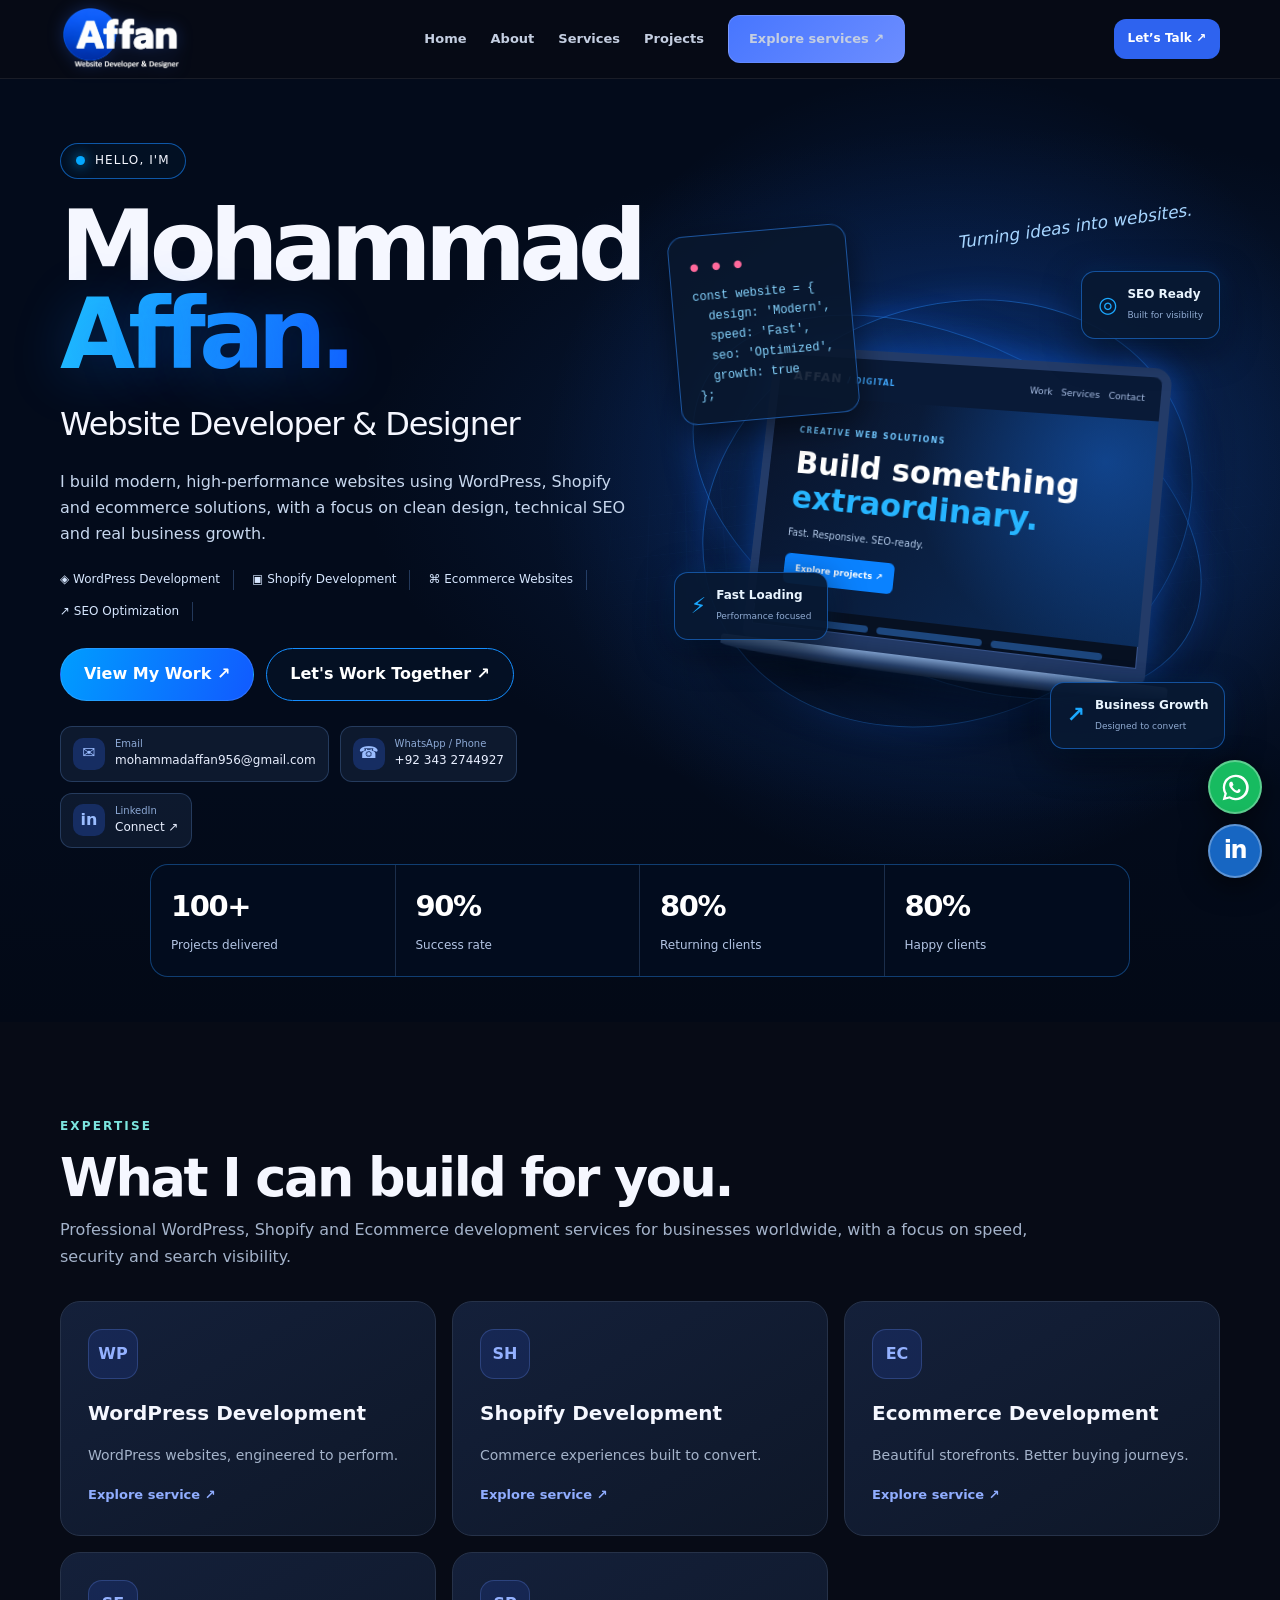
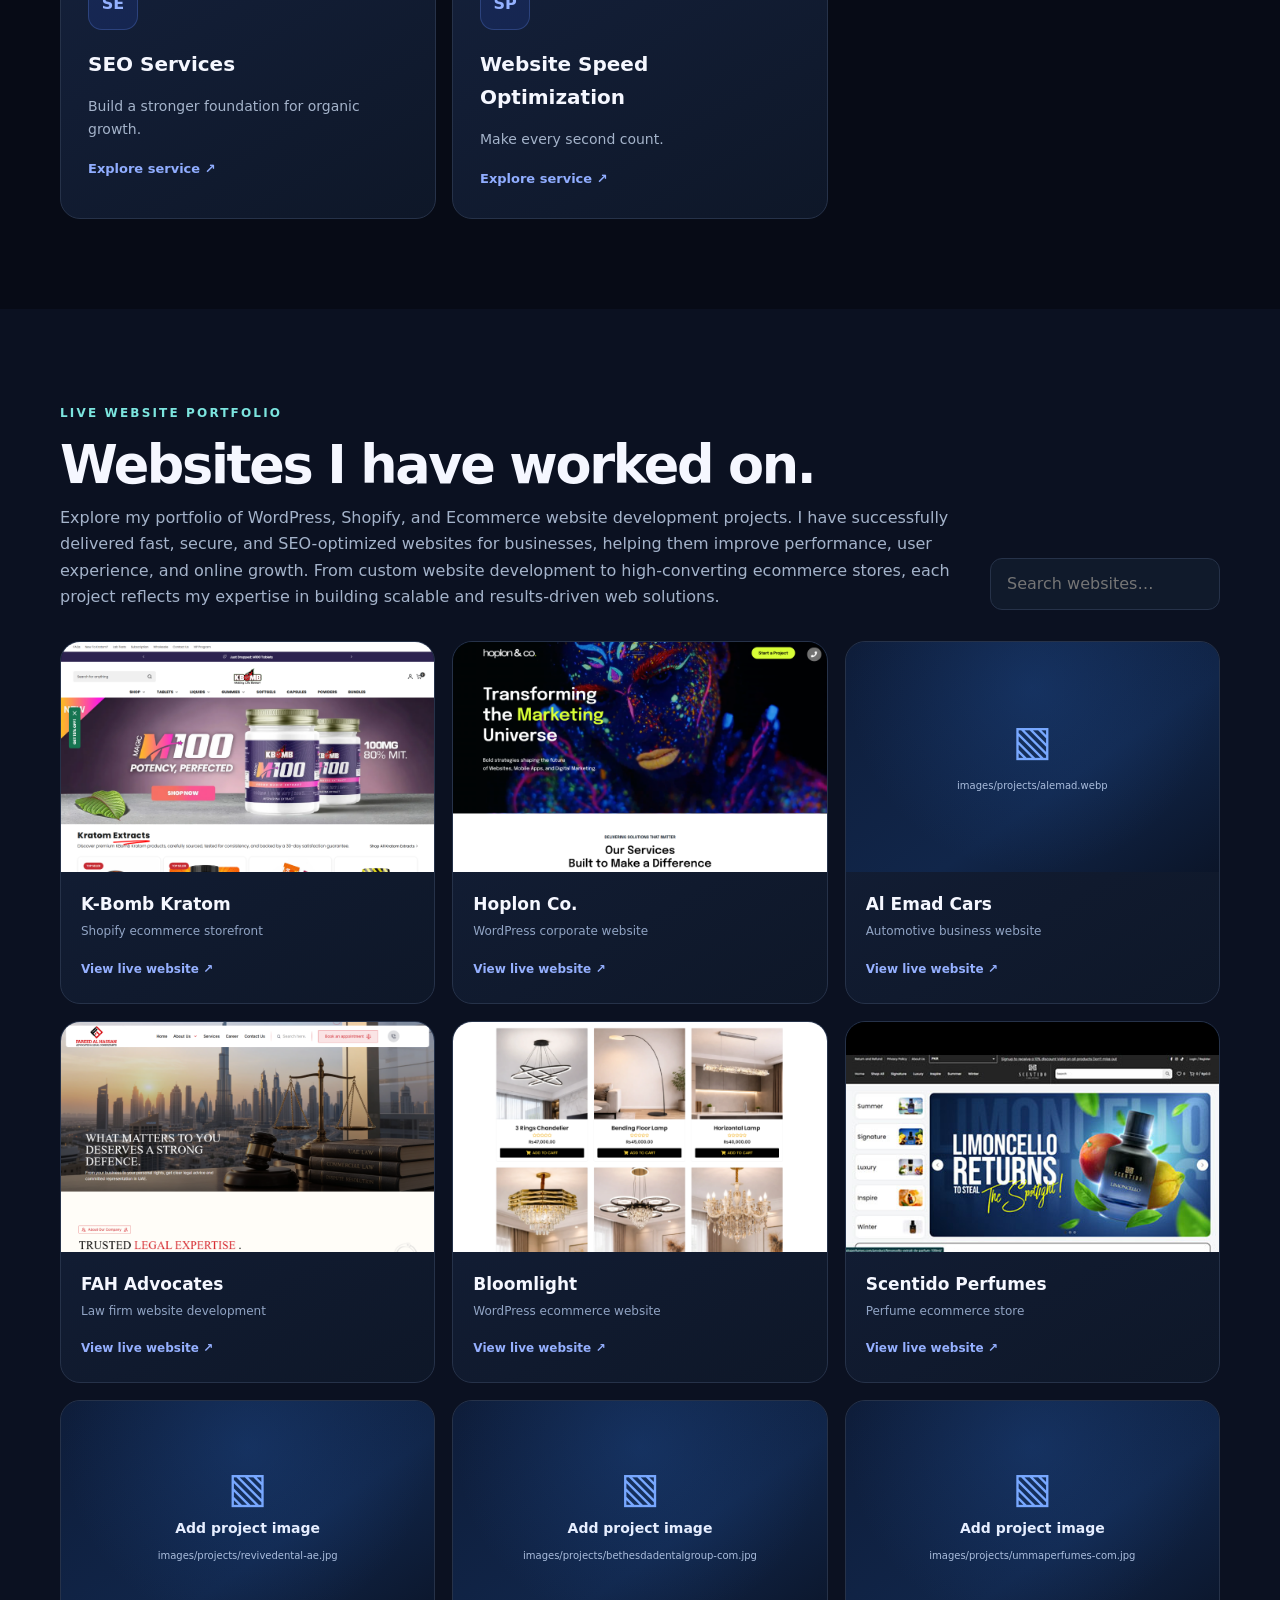
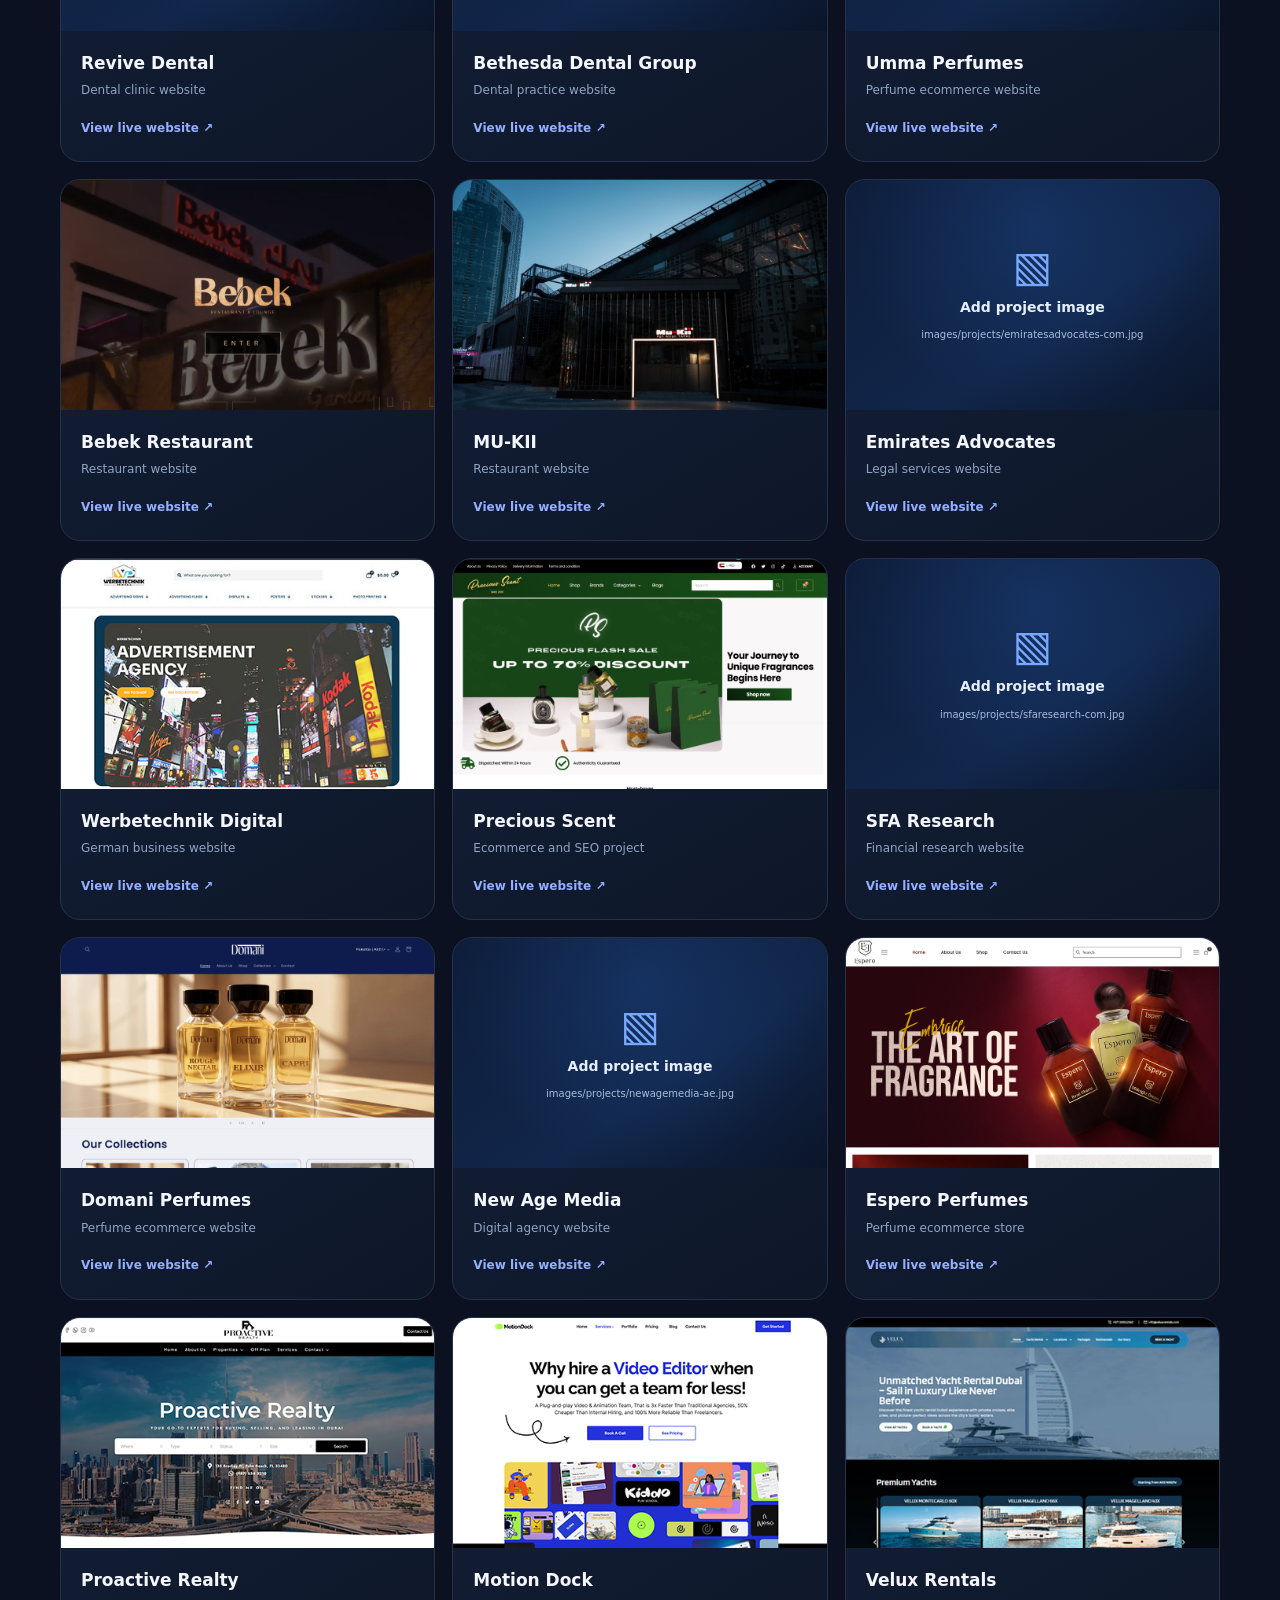
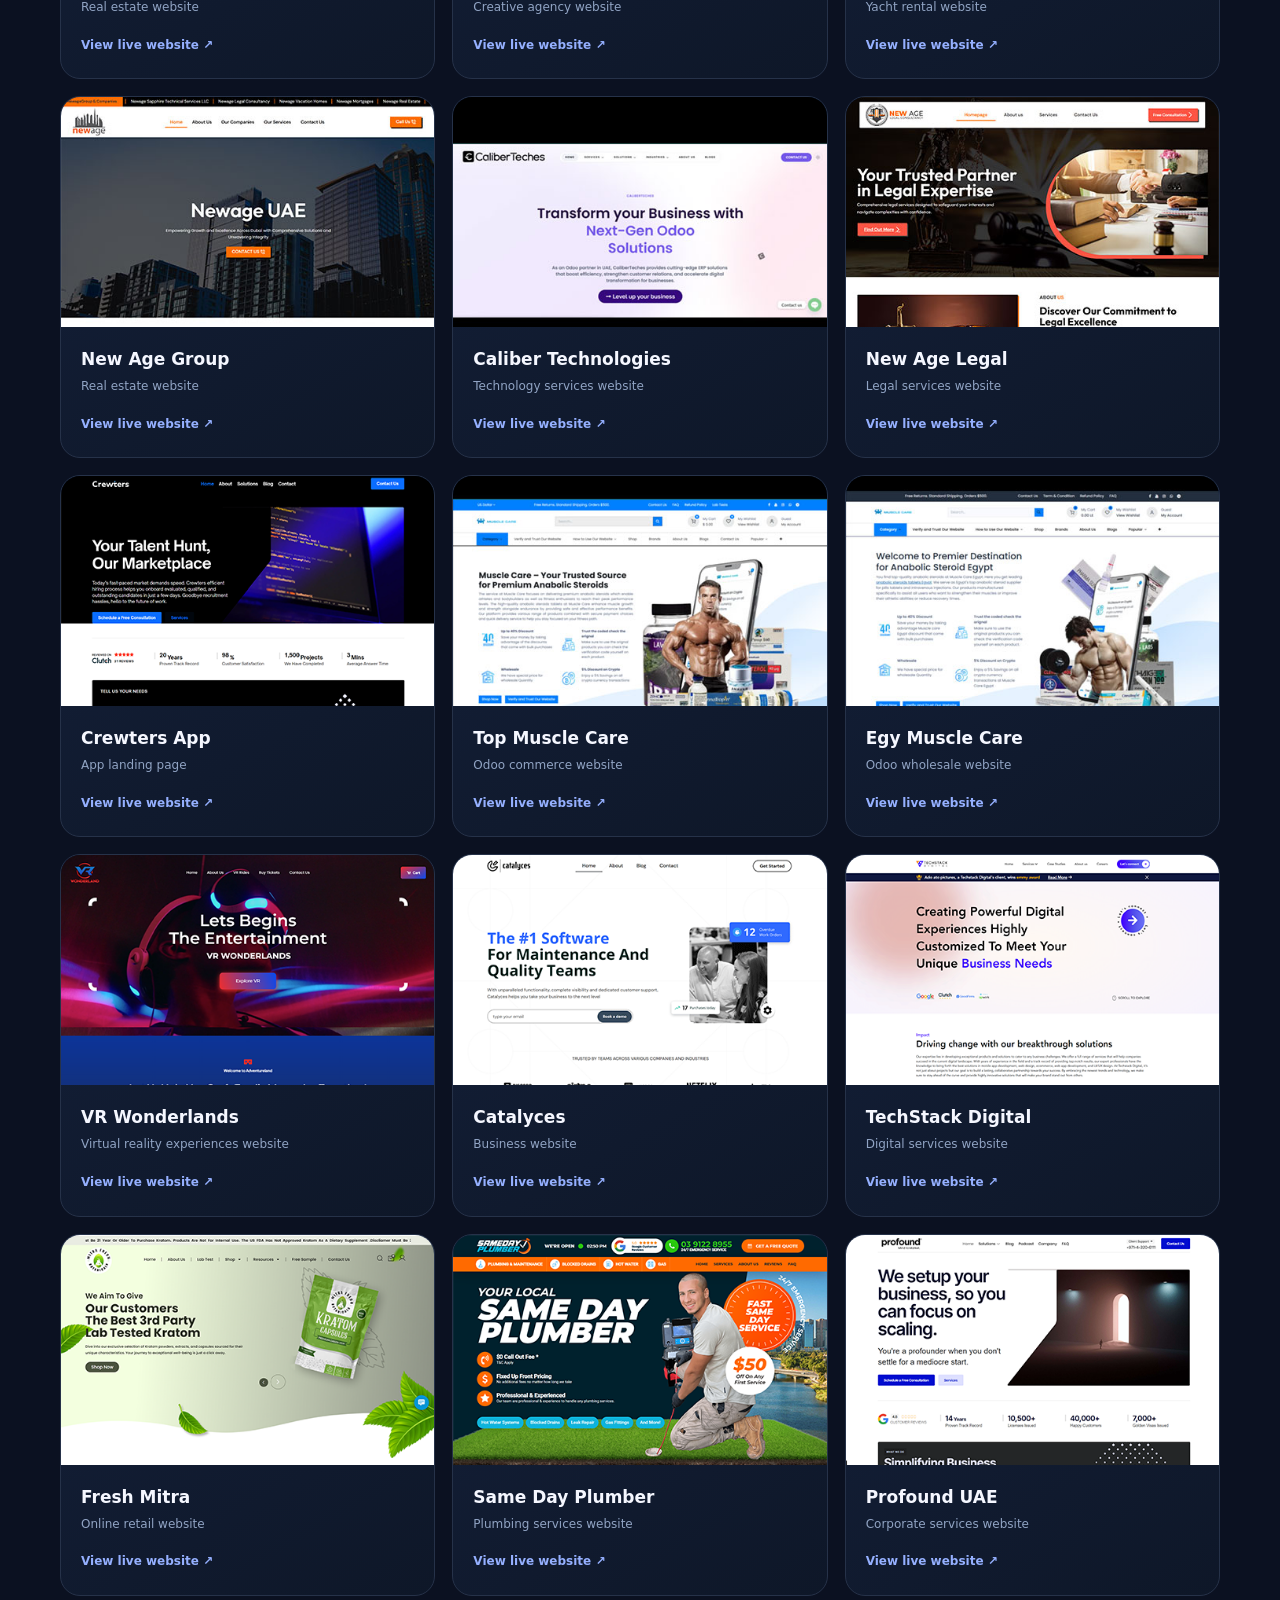
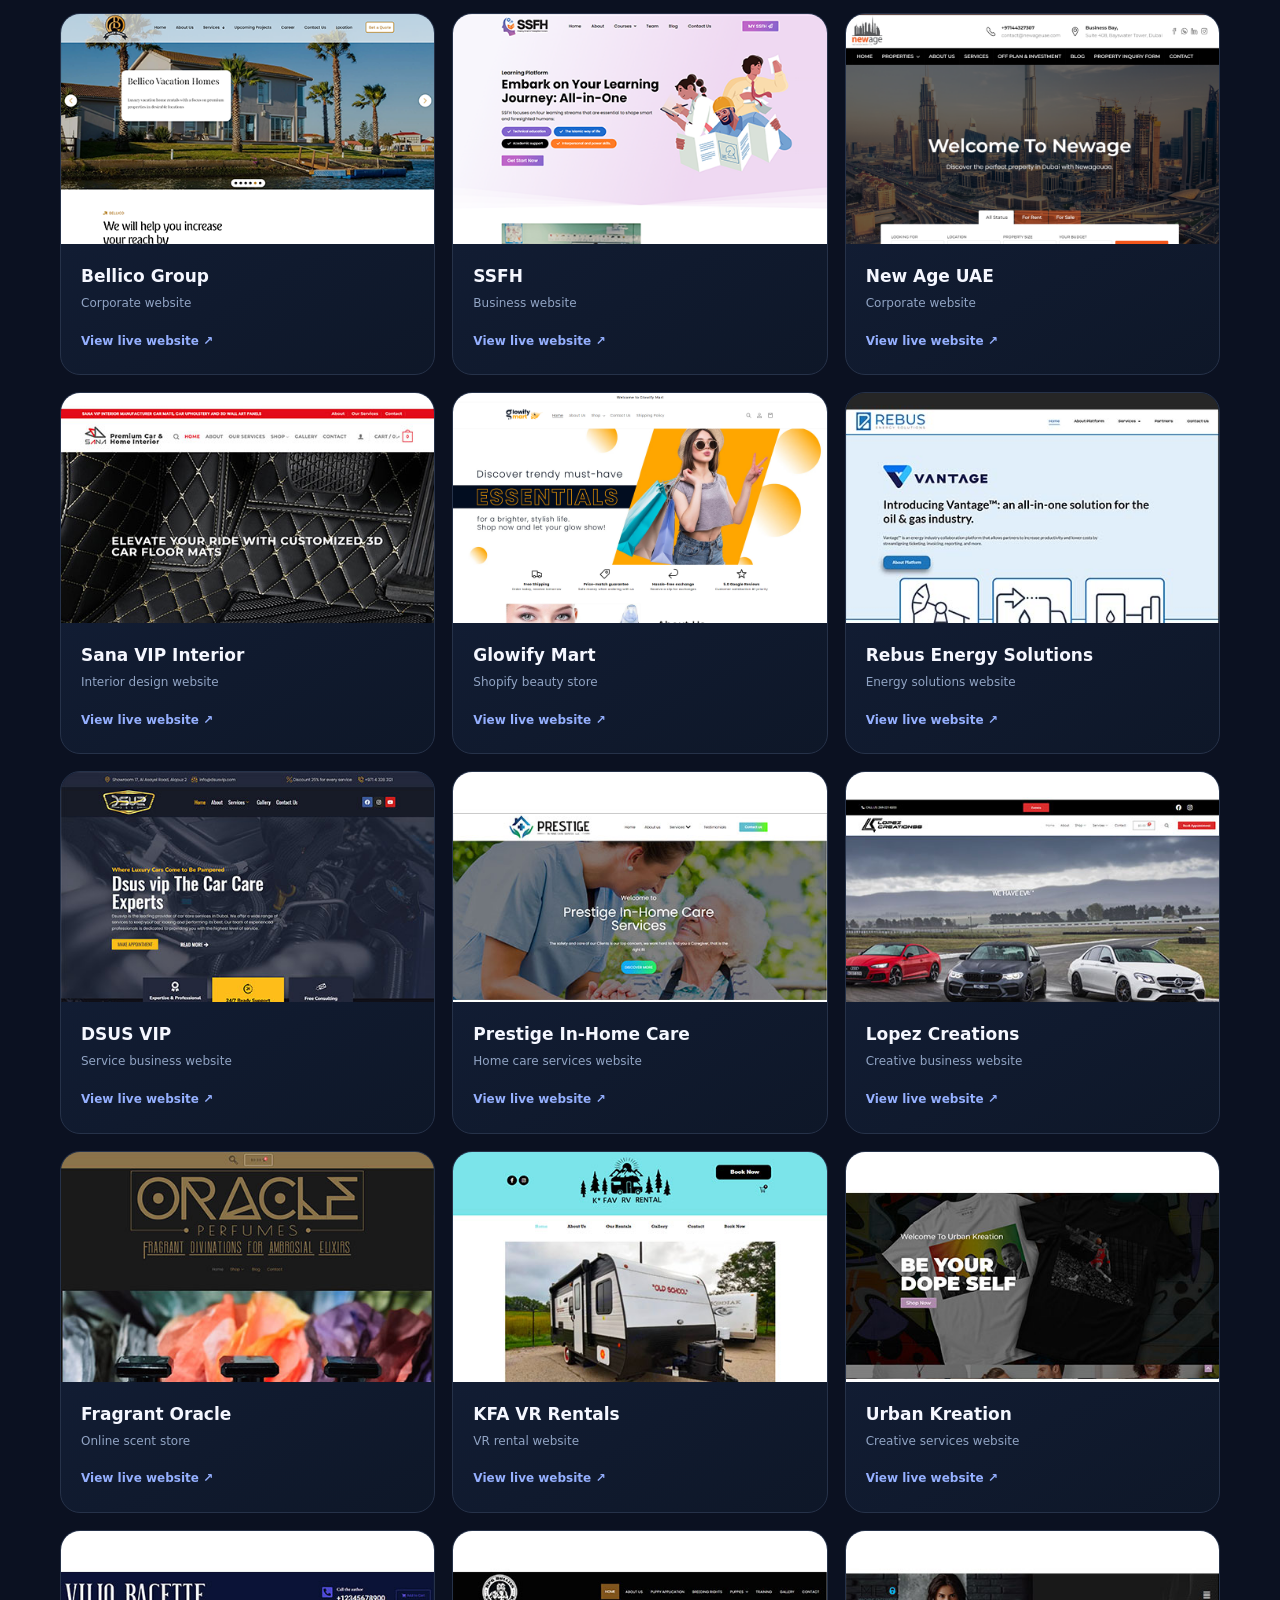
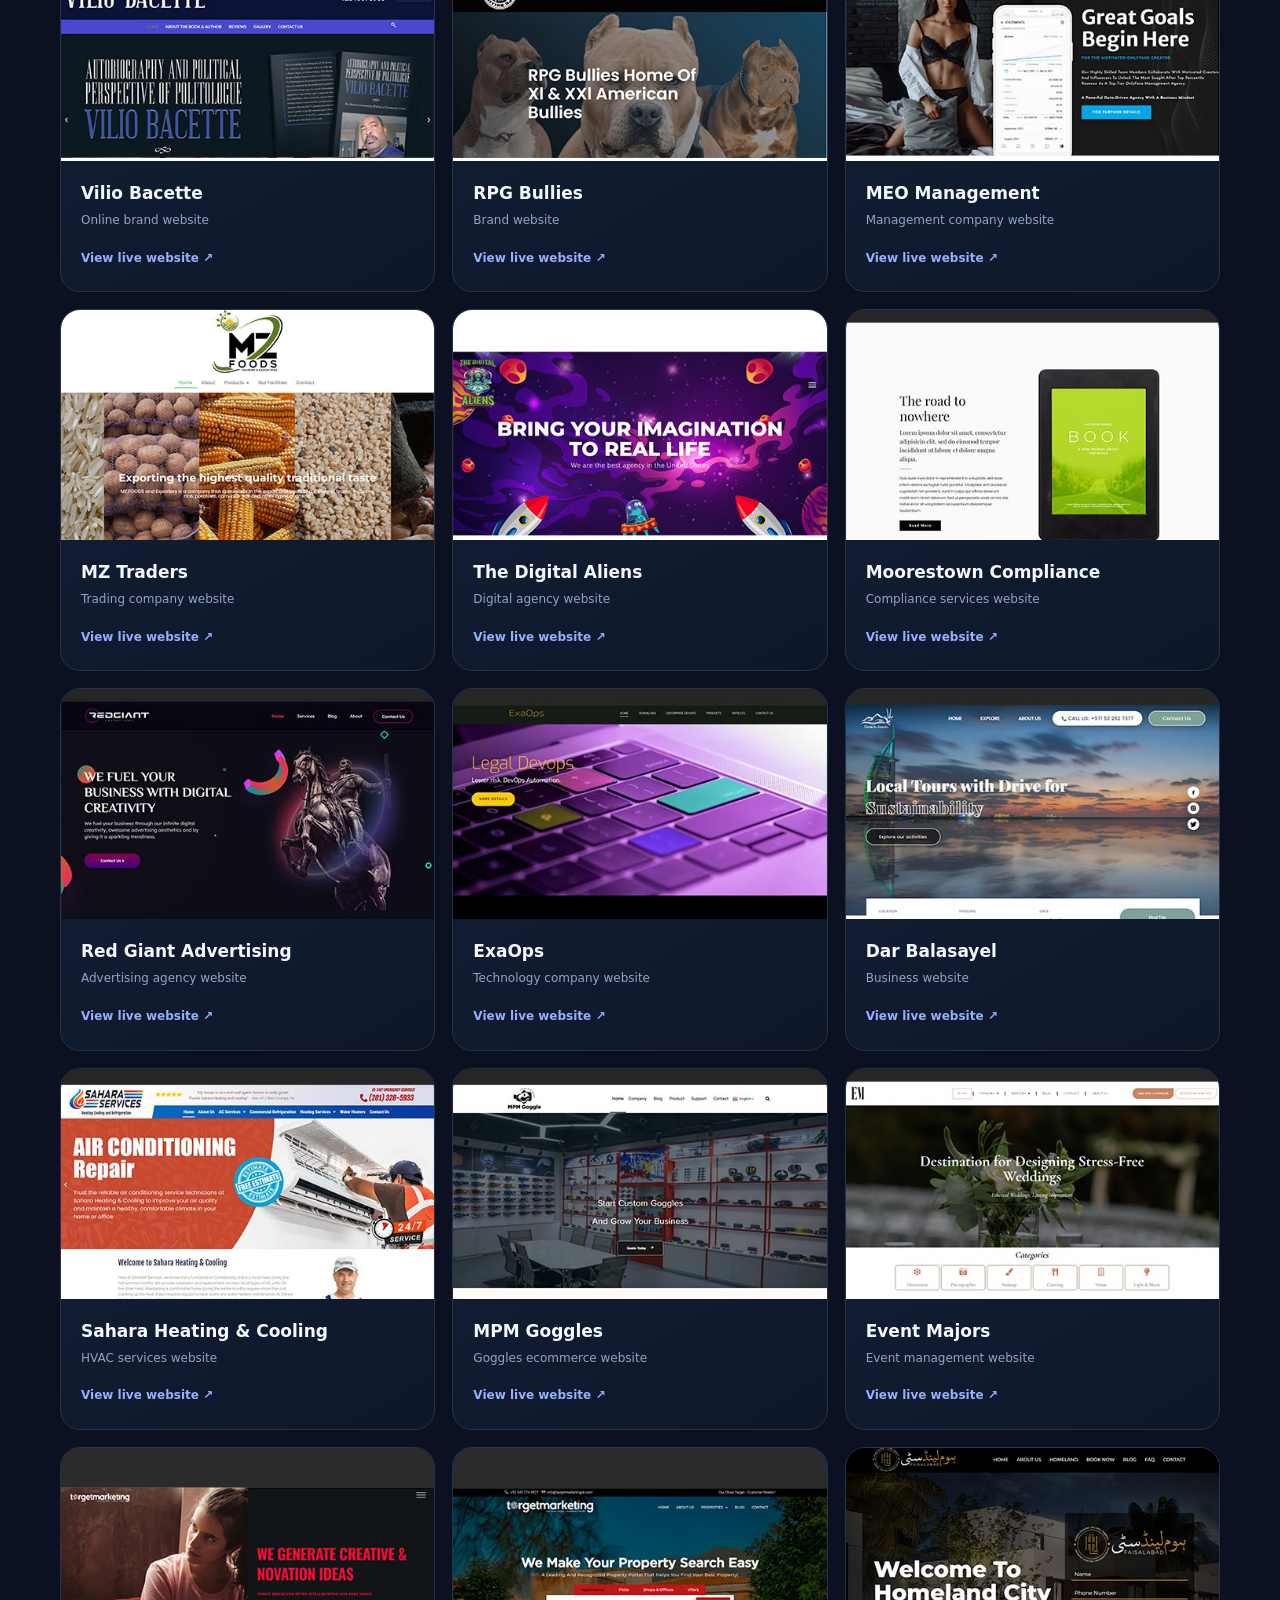
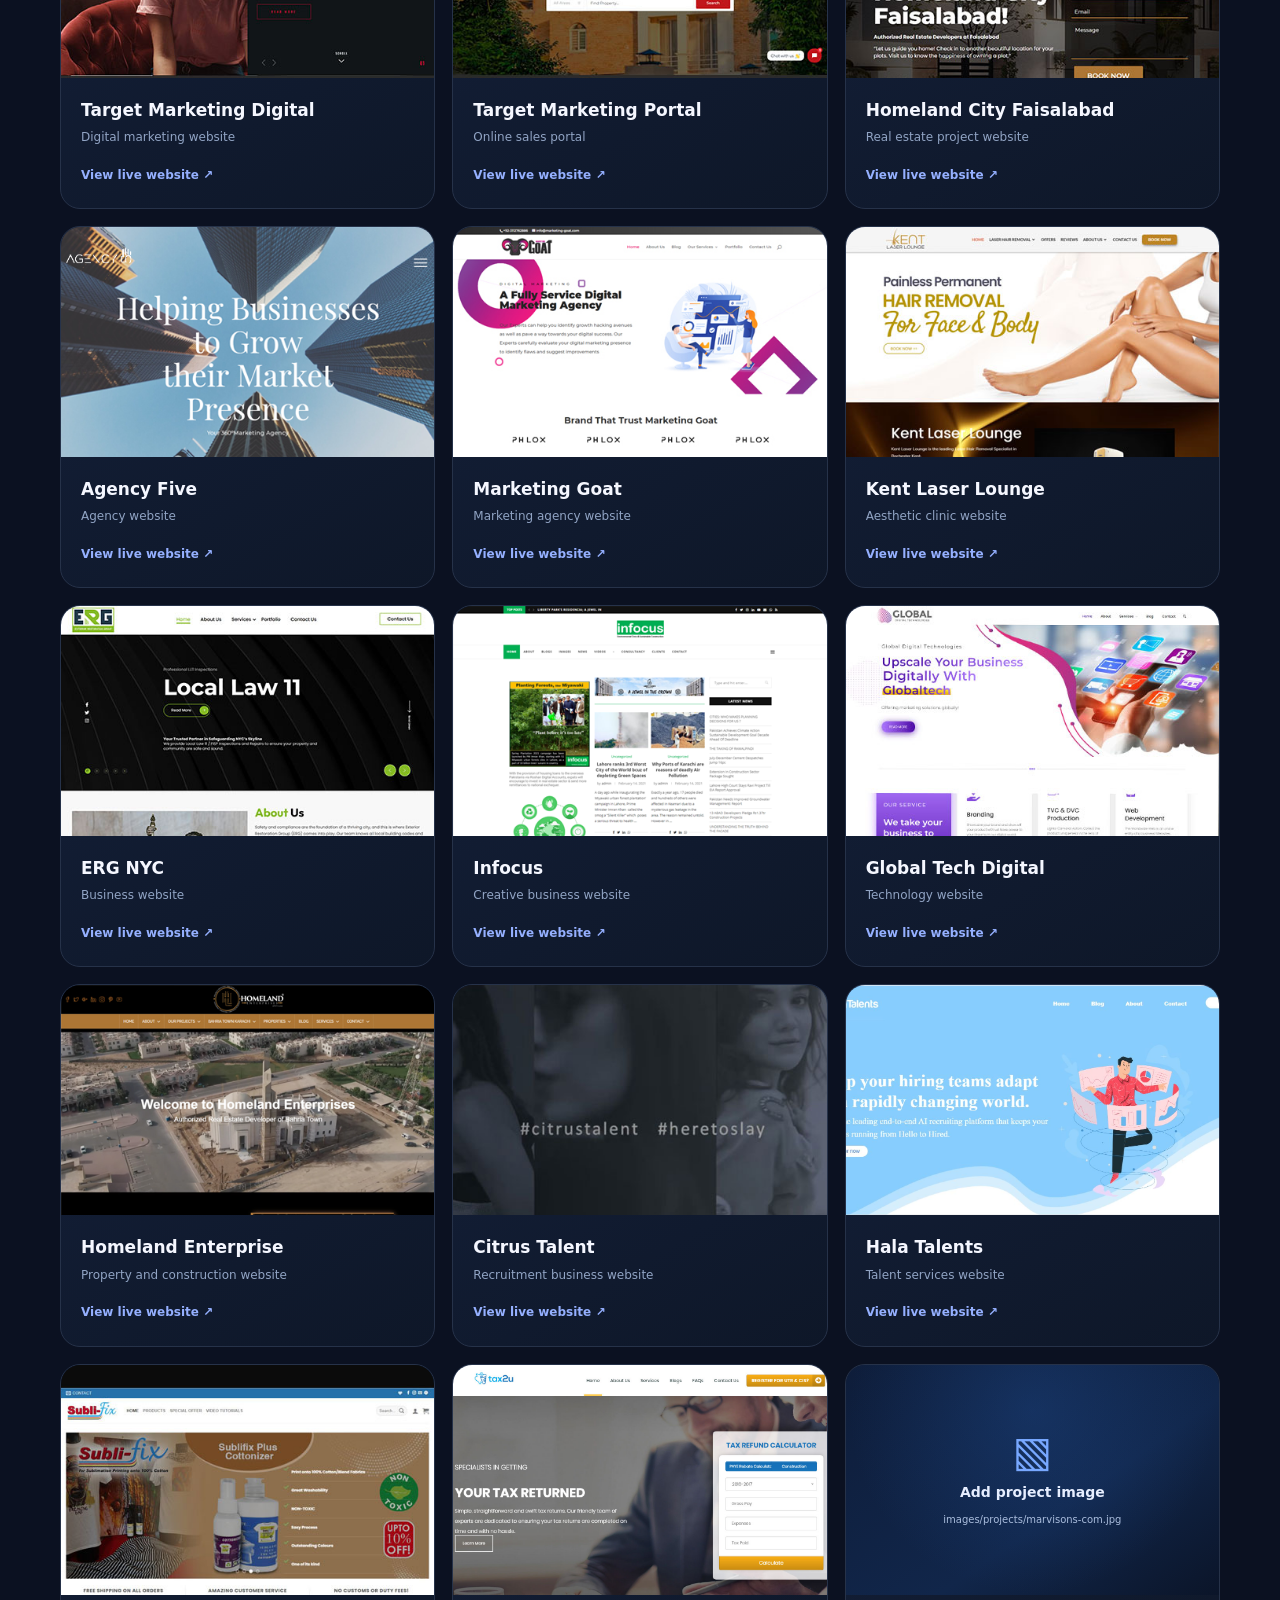
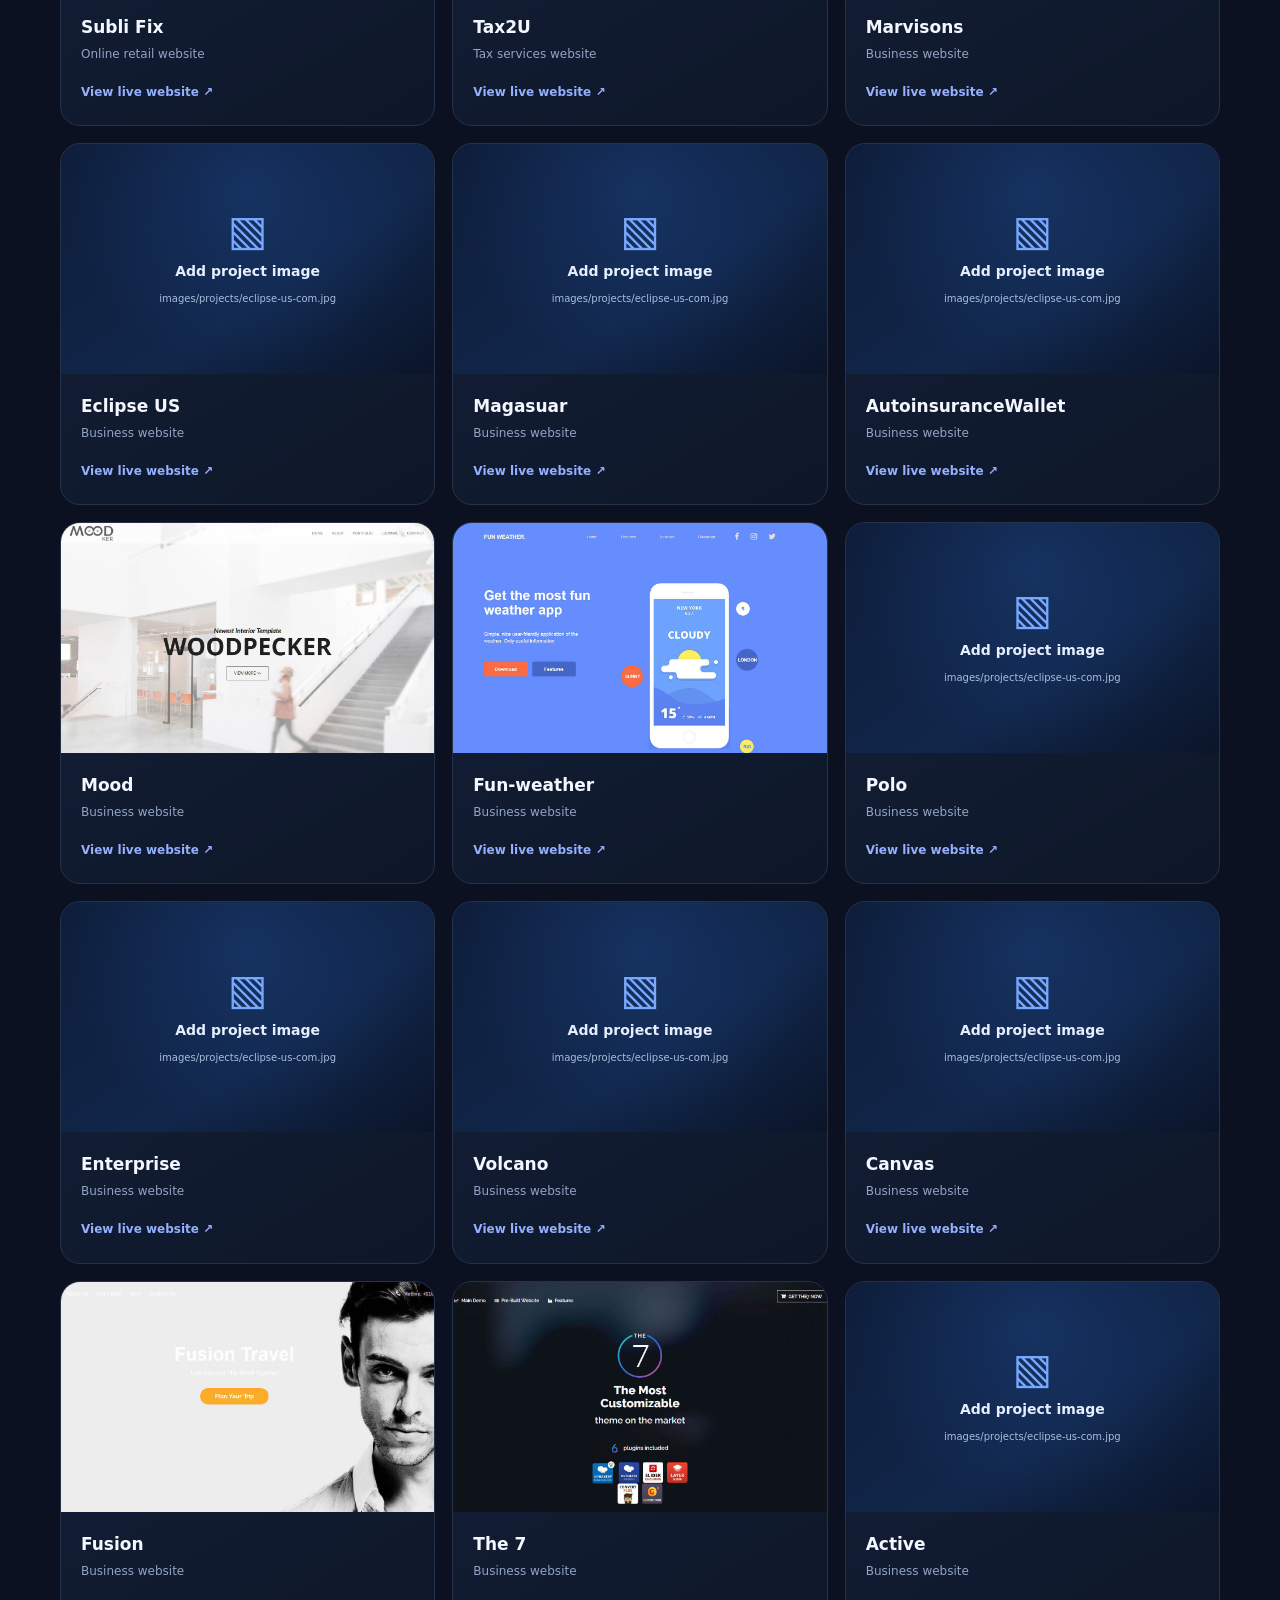
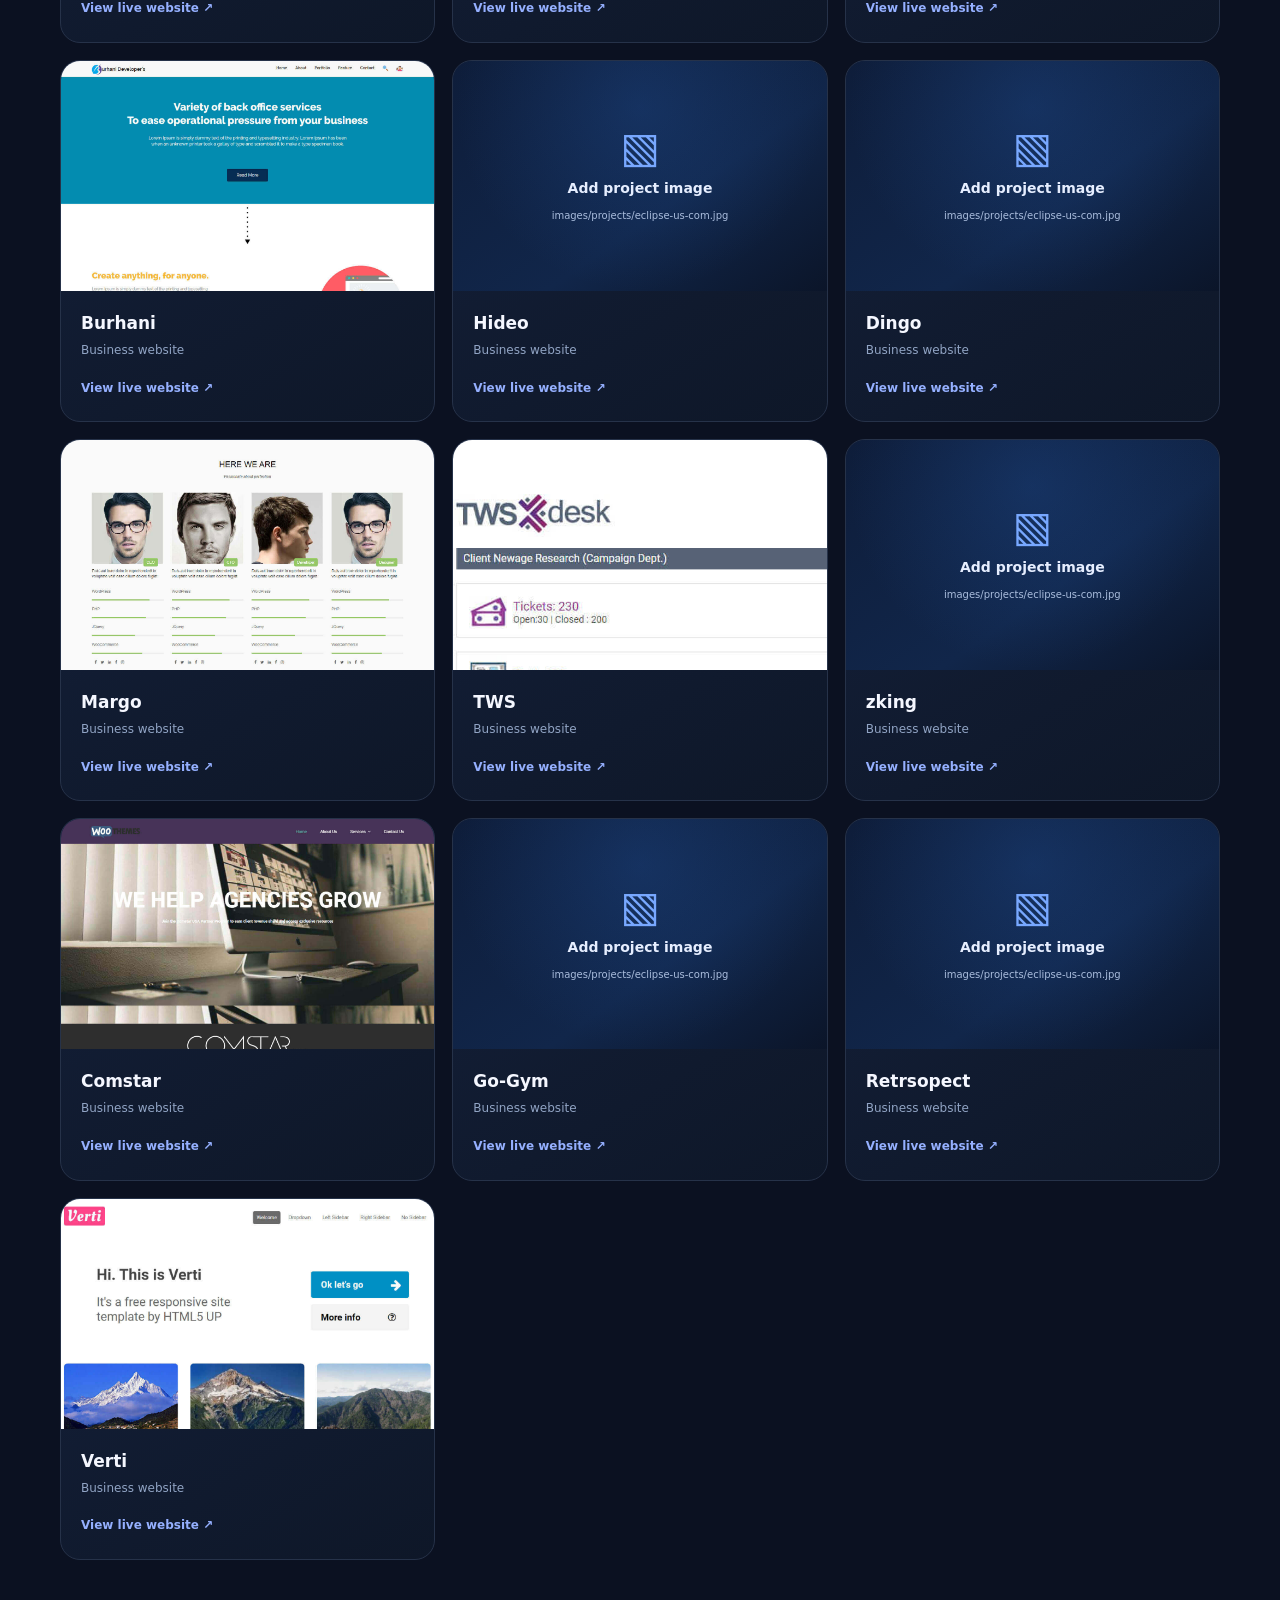
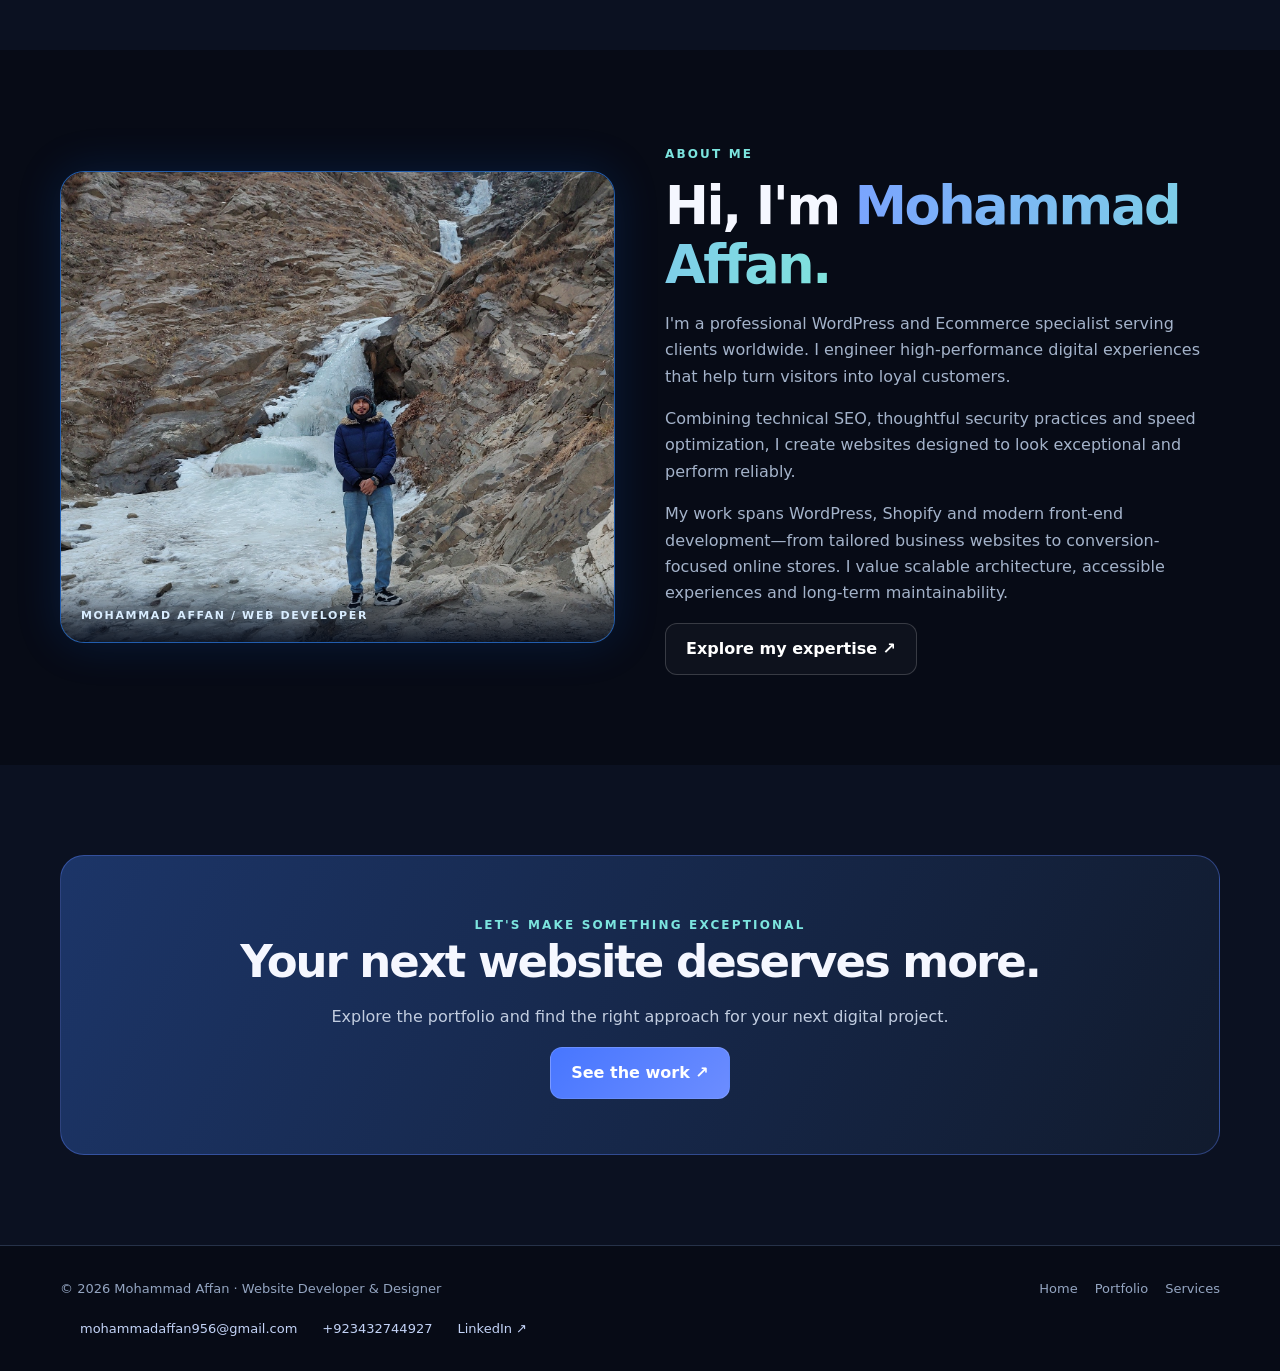
<file: index.html>
<!DOCTYPE html>

<html lang="en">
<head>
<meta charset="utf-8"/>
<meta content="width=device-width, initial-scale=1" name="viewport"/>
<meta content="#070b16" name="theme-color"/>
<meta content="Explore Mohammad Affan’s portfolio of WordPress, Shopify and ecommerce website projects, with web development, SEO and performance services." name="description"/>
<title>
   Mohammad Affan | WordPress, Shopify &amp; Ecommerce Developer Portfolio
  </title>
<link href="favicon.png" rel="icon" type="image/png"/>
<link href="styles.css" rel="stylesheet"/>
<link href="https://mohammadaffan956.github.io/Affan/" rel="canonical"/>
<meta content="index, follow, max-image-preview:large" name="robots"/>
<meta content="website" property="og:type"/>
<meta content="Mohammad Affan | WordPress, Shopify &amp; Ecommerce Developer Portfolio" property="og:title"/>
<meta content="Explore 73 live website projects by Mohammad Affan, a WordPress, Shopify and ecommerce developer. Website design, technical SEO and speed optimization services." property="og:description"/>
<meta content="https://mohammadaffan956.github.io/Affan/" property="og:url"/>
<meta content="https://mohammadaffan956.github.io/Affan/affan-logo.png" property="og:image"/>
<meta content="summary_large_image" name="twitter:card"/>
<meta content="Mohammad Affan | WordPress, Shopify &amp; Ecommerce Developer Portfolio" name="twitter:title"/>
<meta content="Explore 73 live website projects by Mohammad Affan, a WordPress, Shopify and ecommerce developer. Website design, technical SEO and speed optimization services." name="twitter:description"/>
<script type="application/ld+json">
   {"@context": "https://schema.org", "@graph": [{"@type": "Person", "name": "Mohammad Affan", "jobTitle": "WordPress, Shopify and Ecommerce Website Developer", "url": "https://mohammadaffan956.github.io/Affan/", "knowsAbout": ["WordPress development", "Shopify development", "Ecommerce development", "Technical SEO", "Website speed optimization"], "email": "mohammadaffan956@gmail.com", "telephone": "+923432744927", "sameAs": ["https://www.linkedin.com/in/mohammad-affan-170843168/"]}, {"@type": "ItemList", "name": "Mohammad Affan website portfolio", "numberOfItems": 73, "itemListElement": [{"@type": "ListItem", "position": 1, "name": "K-Bomb Kratom", "url": "https://kbombkratom.com/"}, {"@type": "ListItem", "position": 2, "name": "Hoplon Co.", "url": "https://hoplonco.com/"}, {"@type": "ListItem", "position": 3, "name": "Al Emad Cars", "url": "https://al-emadcars.com/"}, {"@type": "ListItem", "position": 4, "name": "FAH Advocates", "url": "https://fahadvocates.ae/"}, {"@type": "ListItem", "position": 5, "name": "Bloomlight", "url": "https://bloomlight.co/"}, {"@type": "ListItem", "position": 6, "name": "Scentido Perfumes", "url": "https://scentidoperfumes.com/"}, {"@type": "ListItem", "position": 7, "name": "Revive Dental", "url": "https://revivedental.ae/"}, {"@type": "ListItem", "position": 8, "name": "Bethesda Dental Group", "url": "https://bethesdadentalgroup.com/"}, {"@type": "ListItem", "position": 9, "name": "Umma Perfumes", "url": "https://ummaperfumes.com/"}, {"@type": "ListItem", "position": 10, "name": "Bebek Restaurant", "url": "https://bebekrestaurant.ae/"}, {"@type": "ListItem", "position": 11, "name": "MU-KII", "url": "https://mu-kii.ae/"}, {"@type": "ListItem", "position": 12, "name": "Emirates Advocates", "url": "https://emiratesadvocates.com/"}, {"@type": "ListItem", "position": 13, "name": "Werbetechnik Digital", "url": "https://werbetechnik-digital.de/"}, {"@type": "ListItem", "position": 14, "name": "Precious Scent", "url": "https://preciousscent.com/"}, {"@type": "ListItem", "position": 15, "name": "SFA Research", "url": "https://sfaresearch.com/"}, {"@type": "ListItem", "position": 16, "name": "Domani Perfumes", "url": "https://domaniperfumes.com/"}, {"@type": "ListItem", "position": 17, "name": "New Age Media", "url": "https://newagemedia.ae/"}, {"@type": "ListItem", "position": 18, "name": "Espero Perfumes", "url": "https://esperoperfumes.com/"}, {"@type": "ListItem", "position": 19, "name": "Proactive Realty", "url": "https://proactive-realty.com/"}, {"@type": "ListItem", "position": 20, "name": "Motion Dock", "url": "https://motion-dock.com/"}, {"@type": "ListItem", "position": 21, "name": "Velux Rentals", "url": "https://veluxrentals.com/"}, {"@type": "ListItem", "position": 22, "name": "New Age Group", "url": "https://newagegroup.ae/"}, {"@type": "ListItem", "position": 23, "name": "Caliber Technologies", "url": "https://caliberteches.com/"}, {"@type": "ListItem", "position": 24, "name": "New Age Legal", "url": "https://newagelegal.ae/"}, {"@type": "ListItem", "position": 25, "name": "Crewters App", "url": "https://crewtersapp.com/"}, {"@type": "ListItem", "position": 26, "name": "Top Muscle Care", "url": "https://topmusclecare.com/"}, {"@type": "ListItem", "position": 27, "name": "Egy Muscle Care", "url": "https://egymusclecare.com/"}, {"@type": "ListItem", "position": 28, "name": "VR Wonderlands", "url": "https://vrwonderlands.com/"}, {"@type": "ListItem", "position": 29, "name": "Catalyces", "url": "https://catalyces.com/"}, {"@type": "ListItem", "position": 30, "name": "TechStack Digital", "url": "https://techstackdigital.com/"}, {"@type": "ListItem", "position": 31, "name": "Fresh Mitra", "url": "https://freshmitra.com/"}, {"@type": "ListItem", "position": 32, "name": "Same Day Plumber", "url": "https://samedayplumber.com.au/"}, {"@type": "ListItem", "position": 33, "name": "Profound UAE", "url": "https://profounduae.com/"}, {"@type": "ListItem", "position": 34, "name": "Bellico Group", "url": "https://bellicogroup.com/"}, {"@type": "ListItem", "position": 35, "name": "SSFH", "url": "https://ssfh.co/"}, {"@type": "ListItem", "position": 36, "name": "New Age UAE", "url": "https://newageuae.com/"}, {"@type": "ListItem", "position": 37, "name": "Sana VIP Interior", "url": "https://sanavipinterior.com/"}, {"@type": "ListItem", "position": 38, "name": "Glowify Mart", "url": "https://glowifymart.com/"}, {"@type": "ListItem", "position": 39, "name": "Rebus Energy Solutions", "url": "https://rebusenergysolutions.com/"}, {"@type": "ListItem", "position": 40, "name": "DSUS VIP", "url": "https://dsusvip.com/"}, {"@type": "ListItem", "position": 41, "name": "Prestige In-Home Care", "url": "https://prestigeinhomecareservices.co/"}, {"@type": "ListItem", "position": 42, "name": "Lopez Creations", "url": "https://lopezcreationss.com/"}, {"@type": "ListItem", "position": 43, "name": "Fragrant Oracle", "url": "https://fragrantoracle.com/"}, {"@type": "ListItem", "position": 44, "name": "KFA VR Rentals", "url": "https://kfavrvrentals.com/"}, {"@type": "ListItem", "position": 45, "name": "Urban Kreation", "url": "https://urbankreation.net/"}, {"@type": "ListItem", "position": 46, "name": "Vilio Bacette", "url": "https://viliobacette.co/"}, {"@type": "ListItem", "position": 47, "name": "RPG Bullies", "url": "https://rpgbullies.com/"}, {"@type": "ListItem", "position": 48, "name": "MEO Management", "url": "https://meomanagement.co/"}, {"@type": "ListItem", "position": 49, "name": "MZ Traders", "url": "https://mztraders.com/"}, {"@type": "ListItem", "position": 50, "name": "The Digital Aliens", "url": "https://thedigitalaliens.net/"}, {"@type": "ListItem", "position": 51, "name": "Moorestown Compliance", "url": "https://moorestowncompliance.com/"}, {"@type": "ListItem", "position": 52, "name": "Red Giant Advertising", "url": "https://redgiantadvertising.com/"}, {"@type": "ListItem", "position": 53, "name": "ExaOps", "url": "https://exaops.io/"}, {"@type": "ListItem", "position": 54, "name": "Dar Balasayel", "url": "https://darbalasayel.com/"}, {"@type": "ListItem", "position": 55, "name": "Sahara Heating & Cooling", "url": "https://saharaheatingcooling.com/"}, {"@type": "ListItem", "position": 56, "name": "MPM Goggles", "url": "https://mpmgoggles.com/"}, {"@type": "ListItem", "position": 57, "name": "Event Majors", "url": "https://eventmajors.com/"}, {"@type": "ListItem", "position": 58, "name": "Target Marketing Digital", "url": "https://targetmarketingpk.com/"}, {"@type": "ListItem", "position": 59, "name": "Target Marketing Portal", "url": "https://targetmarketingpk.store/"}, {"@type": "ListItem", "position": 60, "name": "Homeland City Faisalabad", "url": "https://homelandcityfaisalabad.com/"}, {"@type": "ListItem", "position": 61, "name": "Agency Five", "url": "https://agencyfiv.com/"}, {"@type": "ListItem", "position": 62, "name": "Marketing Goat", "url": "https://marketing-goat.com/"}, {"@type": "ListItem", "position": 63, "name": "Kent Laser Lounge", "url": "https://kentlaserlounge.co.uk/"}, {"@type": "ListItem", "position": 64, "name": "ERG NYC", "url": "https://ergnyc.com/"}, {"@type": "ListItem", "position": 65, "name": "Infocus", "url": "https://infocus.pk/"}, {"@type": "ListItem", "position": 66, "name": "Global Tech Digital", "url": "https://globaltechdigital.co/"}, {"@type": "ListItem", "position": 67, "name": "Homeland Enterprise", "url": "https://homelandenterprise.com/"}, {"@type": "ListItem", "position": 68, "name": "Citrus Talent", "url": "https://citrustalent.com/"}, {"@type": "ListItem", "position": 69, "name": "Hala Talents", "url": "https://halatalents.com/"}, {"@type": "ListItem", "position": 70, "name": "Subli Fix", "url": "https://sublifix.net/"}, {"@type": "ListItem", "position": 71, "name": "Tax2U", "url": "https://tax2u.co.uk/"}, {"@type": "ListItem", "position": 72, "name": "Marvisons", "url": "https://marvisons.com/"}, {"@type": "ListItem", "position": 73, "name": "Eclipse US", "url": "https://eclipse-us.com/"}]}]}
  </script>
<link href="favicon.png" rel="apple-touch-icon"/>
<!-- Google tag (gtag.js) -->
	<script async src="https://www.googletagmanager.com/gtag/js?id=G-JJWVS22R5V"></script>
	<script>
		window.dataLayer = window.dataLayer || [];
		function gtag() { dataLayer.push(arguments); }
		gtag('js', new Date());

		gtag('config', 'G-JJWVS22R5V');
	</script>
</head>
<body>
<header class="top">
<nav aria-label="Main navigation" class="container nav">
<a aria-label="Mohammad Affan — Home" class="brand" href="index.html">
<img alt="Affan — Website Developer &amp; Designer" class="nav-logo" height="68" src="affan-logo.png" width="160"/>
</a>
<button aria-expanded="false" aria-label="Toggle menu" class="menu" type="button">
     ☰ Menu
    </button>
<div class="links">
<a href="index.html">
      Home
     </a>
<a href="index.html#about">
      About
     </a>
<a href="index.html#services">
      Services
     </a>
<a href="index.html#projects">
      Projects
     </a>
<a class="btn" href="index.html#services">
      Explore services ↗
     </a>
</div>
<a class="header-contact" href="https://wa.me/923432744927" rel="noopener noreferrer" target="_blank">
     Let’s Talk ↗
    </a>
</nav>
</header>
<main>
<section class="hero">
<div class="container cinematic-grid">
<div class="cinematic-copy reveal">
<span class="hello-pill">
<span class="live-dot">
</span>
       HELLO, I'M
      </span>
<h1>
       Mohammad
       <br/>
<span class="hero-name">
        Affan.
       </span>
</h1>
<h2>
       Website Developer &amp; Designer
      </h2>
<p class="hero-description">
       I build modern, high-performance websites using WordPress, Shopify and ecommerce solutions, with a focus on clean design, technical SEO and real business growth.
      </p>
<div class="skill-tags">
<span>
        ◈ WordPress Development
       </span>
<span>
        ▣ Shopify Development
       </span>
<span>
        ⌘ Ecommerce Websites
       </span>
<span>
        ↗ SEO Optimization
       </span>
</div>
<div class="actions">
<a class="btn" href="#projects">
        View My Work ↗
       </a>
<a class="btn ghost" href="https://wa.me/923432744927" rel="noopener noreferrer" target="_blank">
        Let's Work Together ↗
       </a>
</div>
<div class="contact-strip">
<a href="mailto:mohammadaffan956@gmail.com">
<span class="contact-icon">
         ✉
        </span>
<span>
<small>
          Email
         </small>
         mohammadaffan956@gmail.com
        </span>
</a>
<a href="https://wa.me/923432744927" rel="noopener noreferrer" target="_blank">
<span class="contact-icon">
         ☎
        </span>
<span>
<small>
          WhatsApp / Phone
         </small>
         +92 343 2744927
        </span>
</a>
<a href="https://www.linkedin.com/in/mohammad-affan-170843168/" rel="noopener noreferrer" target="_blank">
<span class="contact-icon">
         in
        </span>
<span>
<small>
          LinkedIn
         </small>
         Connect ↗
        </span>
</a>
</div>
</div>
<div class="cinematic-art reveal">
<div aria-label="Animated illustration of a high-performance website on a laptop" class="tech-stage">
<div class="tech-grid">
</div>
<div class="tech-halo halo-a">
</div>
<div class="tech-halo halo-b">
</div>
<div aria-hidden="true" class="tech-code">
<span class="tech-dots">
         ● ● ●
        </span>
<pre>const website = {
  design: 'Modern',
  speed: 'Fast',
  seo: 'Optimized',
  growth: true
};</pre>
</div>
<div aria-hidden="true" class="laptop">
<div class="laptop-screen">
<div class="site-top">
<span class="site-brand">
           AFFAN
           <span>
            / DIGITAL
           </span>
</span>
<span>
           Work   Services   Contact
          </span>
</div>
<div class="site-main">
<span class="site-tag">
           CREATIVE WEB SOLUTIONS
          </span>
<strong>
           Build something
           <br/>
<em>
            extraordinary.
           </em>
</strong>
<span class="site-blurb">
           Fast. Responsive. SEO-ready.
          </span>
<span class="site-cta">
           Explore projects ↗
          </span>
</div>
<div class="site-mini">
<span>
</span>
<span>
</span>
<span>
</span>
</div>
</div>
<div class="laptop-base">
</div>
</div>
<div class="tech-badge badge-speed">
<b>
         ⚡
        </b>
<span>
         Fast Loading
         <br/>
<small>
          Performance focused
         </small>
</span>
</div>
<div class="tech-badge badge-seo">
<b>
         ◎
        </b>
<span>
         SEO Ready
         <br/>
<small>
          Built for visibility
         </small>
</span>
</div>
<div class="tech-badge badge-growth">
<b>
         ↗
        </b>
<span>
         Business Growth
         <br/>
<small>
          Designed to convert
         </small>
</span>
</div>
<div class="tech-orbit-label">
        Turning ideas into websites.
       </div>
</div>
</div>
</div>
<div class="container stats cinematic-stats">
<div class="stat">
<strong>
       100+
      </strong>
<span>
       Projects delivered
      </span>
</div>
<div class="stat">
<strong>
       90%
      </strong>
<span>
       Success rate
      </span>
</div>
<div class="stat">
<strong>
       80%
      </strong>
<span>
       Returning clients
      </span>
</div>
<div class="stat">
<strong>
       80%
      </strong>
<span>
       Happy clients
      </span>
</div>
</div>
</section>
<section class="section" id="services">
<div class="container">
<div class="section-head">
<div>
<span class="eyebrow">
        Expertise
       </span>
<h2>
        What I can build for you.
       </h2>
<p class="section-desc">
        Professional WordPress, Shopify and Ecommerce development services for businesses worldwide, with a focus on speed, security and search visibility.
       </p>
</div>
</div>
<div class="service-grid">
<a class="service-card reveal" href="wordpress-development.html">
<div class="service-icon">
        WP
       </div>
<h3>
        WordPress Development
       </h3>
<p>
        WordPress websites, engineered to perform.
       </p>
<span class="arrow">
        Explore service ↗
       </span>
</a>
<a class="service-card reveal" href="shopify-development.html">
<div class="service-icon">
        SH
       </div>
<h3>
        Shopify Development
       </h3>
<p>
        Commerce experiences built to convert.
       </p>
<span class="arrow">
        Explore service ↗
       </span>
</a>
<a class="service-card reveal" href="ecommerce-development.html">
<div class="service-icon">
        EC
       </div>
<h3>
        Ecommerce Development
       </h3>
<p>
        Beautiful storefronts. Better buying journeys.
       </p>
<span class="arrow">
        Explore service ↗
       </span>
</a>
<a class="service-card reveal" href="seo-services.html">
<div class="service-icon">
        SE
       </div>
<h3>
        SEO Services
       </h3>
<p>
        Build a stronger foundation for organic growth.
       </p>
<span class="arrow">
        Explore service ↗
       </span>
</a>
<a class="service-card reveal" href="website-speed-optimization.html">
<div class="service-icon">
        SP
       </div>
<h3>
        Website Speed Optimization
       </h3>
<p>
        Make every second count.
       </p>
<span class="arrow">
        Explore service ↗
       </span>
</a>
</div>
</div>
</section>
<section class="section alt" id="projects">
<div class="container">
<div class="section-head">
<div>
<span class="eyebrow">
        Live website portfolio
       </span>
<h2>
        Websites I have worked on.
       </h2>
<p class="section-desc">
Explore my portfolio of WordPress, Shopify, and Ecommerce website development projects. I have successfully delivered fast, secure, and SEO-optimized websites for businesses, helping them improve performance, user experience, and online growth. From custom website development to high-converting ecommerce stores, each project reflects my expertise in building scalable and results-driven web solutions.
       </p>
</div>
<input aria-label="Search websites" class="search" placeholder="Search websites…" type="search"/>
</div>
<!-- <div aria-label="Filter websites" class="filters">
<button class="filter active" data-filter="All" type="button">
       All
      </button>
<button class="filter" data-filter="Ecommerce" type="button">
       Ecommerce
      </button>
<button class="filter" data-filter="Business" type="button">
       Business
      </button>
<button class="filter" data-filter="Healthcare" type="button">
       Healthcare
      </button>
<button class="filter" data-filter="Hospitality" type="button">
       Hospitality
      </button>
<button class="filter" data-filter="Automotive &amp; Property" type="button">
       Automotive &amp; Property
      </button>
<button class="filter" data-filter="Services" type="button">
       Services
      </button>
</div> -->
<div class="project-grid">
<a class="project-card reveal" data-category="Ecommerce" data-search="k-bomb kratom ecommerce shopify ecommerce storefront" href="https://kbombkratom.com/" rel="noopener noreferrer" target="_blank">
<div class="mock" style="--tone:#2e507c">
<div aria-hidden="true" class="preview-placeholder">
<span class="preview-placeholder-icon">
          ▧
         </span>
<span>
          Add project image
         </span>
<small>
          images/projects/kbombkratom-com.jpg
         </small>
</div>
<img alt="K-Bomb Kratom website portfolio screenshot" class="project-image" decoding="async" loading="lazy" onerror="this.remove()" onload="this.classList.add('ready')" src="images/projects/bombkratom.webp"/>
</div>
<div class="project-info">
<h3>
         K-Bomb Kratom
        </h3>
<p>
         Shopify ecommerce storefront
        </p>
<span class="visit">
         View live website ↗
        </span>
</div>
</a>
<a class="project-card reveal" data-category="Business" data-search="hoplon co. business wordpress corporate website" href="https://hoplonco.com/" rel="noopener noreferrer" target="_blank">
<div class="mock" style="--tone:#553c83">
<div aria-hidden="true" class="preview-placeholder">
<span class="preview-placeholder-icon">
          ▧
         </span>
<span>
          Add project image
         </span>
<small>
          images/projects/hoplonco-com.jpg
         </small>
</div>
<img alt="Hoplon Co. website portfolio screenshot" class="project-image" decoding="async" loading="lazy" onerror="this.remove()" onload="this.classList.add('ready')" src="images/projects/hoplon.webp"/>
</div>
<div class="project-info">
<h3>
         Hoplon Co.
        </h3>
<p>
         WordPress corporate website
        </p>
<span class="visit">
         View live website ↗
        </span>
</div>
</a>
<a class="project-card reveal" data-category="Automotive &amp; Property" data-search="al emad cars automotive &amp; property automotive business website" href="https://al-emadcars.com/" rel="noopener noreferrer" target="_blank">
<div class="mock" style="--tone:#2a5b65">
<div aria-hidden="true" class="preview-placeholder">
<span class="preview-placeholder-icon">
          ▧
         </span>
<span>

</span>
<small>
          images/projects/alemad.webp
         </small>
</div>
<img alt="Al Emad Cars website portfolio screenshot" class="project-image" decoding="async" loading="lazy" onerror="this.remove()" onload="this.classList.add('ready')" src="images/projects/alemad.webp">
</img></div>
<div class="project-info">
<h3>
         Al Emad Cars
        </h3>
<p>
         Automotive business website
        </p>
<span class="visit">
         View live website ↗
        </span>
</div>
</a>
<a class="project-card reveal" data-category="Business" data-search="fah advocates business law firm website development" href="https://fahadvocates.ae/" rel="noopener noreferrer" target="_blank">
<div class="mock" style="--tone:#664a3a">
<div aria-hidden="true" class="preview-placeholder">
<span class="preview-placeholder-icon">
          ▧
         </span>
<span>
          Add project image
         </span>
<small>
          images/projects/fahadvocates-ae.jpg
         </small>
</div>
<img alt="FAH Advocates website portfolio screenshot" class="project-image" decoding="async" loading="lazy" onerror="this.remove()" onload="this.classList.add('ready')" src="images/projects/fahad.webp"/>
</div>
<div class="project-info">
<h3>
         FAH Advocates
        </h3>
<p>
         Law firm website development
        </p>
<span class="visit">
         View live website ↗
        </span>
</div>
</a>
<a class="project-card reveal" data-category="Ecommerce" data-search="bloomlight ecommerce wordpress ecommerce website" href="https://bloomlight.co/" rel="noopener noreferrer" target="_blank">
<div class="mock" style="--tone:#33598b">
<div aria-hidden="true" class="preview-placeholder">
<span class="preview-placeholder-icon">
          ▧
         </span>
<span>
          Add project image
         </span>
<small>
          images/projects/bloomlight-co.jpg
         </small>
</div>
<img alt="Bloomlight website portfolio screenshot" class="project-image" decoding="async" loading="lazy" onerror="this.remove()" onload="this.classList.add('ready')" src="images/projects/bloomlight.webp"/>
</div>
<div class="project-info">
<h3>
         Bloomlight
        </h3>
<p>
         WordPress ecommerce website
        </p>
<span class="visit">
         View live website ↗
        </span>
</div>
</a>
<a class="project-card reveal" data-category="Ecommerce" data-search="scentido perfumes ecommerce perfume ecommerce store" href="https://scentidoperfumes.com/" rel="noopener noreferrer" target="_blank">
<div class="mock" style="--tone:#2e507c">
<div aria-hidden="true" class="preview-placeholder">
<span class="preview-placeholder-icon">
          ▧
         </span>
<span>
          Add project image
         </span>
<small>
          images/projects/scentidoperfumes-com.jpg
         </small>
</div>
<img alt="Scentido Perfumes website portfolio screenshot" class="project-image" decoding="async" loading="lazy" onerror="this.remove()" onload="this.classList.add('ready')" src="images/projects/scentido.jpg"/>
</div>
<div class="project-info">
<h3>
         Scentido Perfumes
        </h3>
<p>
         Perfume ecommerce store
        </p>
<span class="visit">
         View live website ↗
        </span>
</div>
</a>
<a class="project-card reveal" data-category="Healthcare" data-search="revive dental healthcare dental clinic website" href="https://revivedental.ae/" rel="noopener noreferrer" target="_blank">
<div class="mock" style="--tone:#553c83">
<div aria-hidden="true" class="preview-placeholder">
<span class="preview-placeholder-icon">
          ▧
         </span>
<span>
          Add project image
         </span>
<small>
          images/projects/revivedental-ae.jpg
         </small>
</div>
<img alt="Revive Dental website portfolio screenshot" class="project-image" decoding="async" loading="lazy" onerror="this.remove()" onload="this.classList.add('ready')" src="images/projects/revive.webp"/>
</div>
<div class="project-info">
<h3>
         Revive Dental
        </h3>
<p>
         Dental clinic website
        </p>
<span class="visit">
         View live website ↗
        </span>
</div>
</a>
<a class="project-card reveal" data-category="Healthcare" data-search="bethesda dental group healthcare dental practice website" href="https://bethesdadentalgroup.com/" rel="noopener noreferrer" target="_blank">
<div class="mock" style="--tone:#2a5b65">
<div aria-hidden="true" class="preview-placeholder">
<span class="preview-placeholder-icon">
          ▧
         </span>
<span>
          Add project image
         </span>
<small>
          images/projects/bethesdadentalgroup-com.jpg
         </small>
</div>
<img alt="Bethesda Dental Group website portfolio screenshot" class="project-image" decoding="async" loading="lazy" onerror="this.remove()" onload="this.classList.add('ready')" src="images/projects/bethesda.webp"/>
</div>
<div class="project-info">
<h3>
         Bethesda Dental Group
        </h3>
<p>
         Dental practice website
        </p>
<span class="visit">
         View live website ↗
        </span>
</div>
</a>
<a class="project-card reveal" data-category="Ecommerce" data-search="umma perfumes ecommerce perfume ecommerce website" href="https://ummaperfumes.com/" rel="noopener noreferrer" target="_blank">
<div class="mock" style="--tone:#664a3a">
<div aria-hidden="true" class="preview-placeholder">
<span class="preview-placeholder-icon">
          ▧
         </span>
<span>
          Add project image
         </span>
<small>
          images/projects/ummaperfumes-com.jpg
         </small>
</div>
<img alt="Umma Perfumes website portfolio screenshot" class="project-image" decoding="async" loading="lazy" onerror="this.remove()" onload="this.classList.add('ready')" src="images/projects/umma_perfumes.webp"/>
</div>
<div class="project-info">
<h3>
         Umma Perfumes
        </h3>
<p>
         Perfume ecommerce website
        </p>
<span class="visit">
         View live website ↗
        </span>
</div>
</a>
<a class="project-card reveal" data-category="Hospitality" data-search="bebek restaurant hospitality restaurant website" href="https://bebekrestaurant.ae/" rel="noopener noreferrer" target="_blank">
<div class="mock" style="--tone:#33598b">
<div aria-hidden="true" class="preview-placeholder">
<span class="preview-placeholder-icon">
          ▧
         </span>
<span>
          Add project image
         </span>
<small>
          images/projects/bebekrestaurant-ae.jpg
         </small>
</div>
<img alt="Bebek Restaurant website portfolio screenshot" class="project-image" decoding="async" loading="lazy" onerror="this.remove()" onload="this.classList.add('ready')" src="images/projects/bebek.webp"/>
</div>
<div class="project-info">
<h3>
         Bebek Restaurant
        </h3>
<p>
         Restaurant website
        </p>
<span class="visit">
         View live website ↗
        </span>
</div>
</a>
<a class="project-card reveal" data-category="Hospitality" data-search="mu-kii hospitality restaurant website" href="https://mu-kii.ae/" rel="noopener noreferrer" target="_blank">
<div class="mock" style="--tone:#2e507c">
<div aria-hidden="true" class="preview-placeholder">
<span class="preview-placeholder-icon">
          ▧
         </span>
<span>
          Add project image
         </span>
<small>
          images/projects/mu-kii-ae.jpg
         </small>
</div>
<img alt="MU-KII website portfolio screenshot" class="project-image" decoding="async" loading="lazy" onerror="this.remove()" onload="this.classList.add('ready')" src="images/projects/mu-kii.webp"/>
</div>
<div class="project-info">
<h3>
         MU-KII
        </h3>
<p>
         Restaurant website
        </p>
<span class="visit">
         View live website ↗
        </span>
</div>
</a>
<a class="project-card reveal" data-category="Business" data-search="emirates advocates business legal services website" href="https://emiratesadvocates.com/" rel="noopener noreferrer" target="_blank">
<div class="mock" style="--tone:#553c83">
<div aria-hidden="true" class="preview-placeholder">
<span class="preview-placeholder-icon">
          ▧
         </span>
<span>
          Add project image
         </span>
<small>
          images/projects/emiratesadvocates-com.jpg
         </small>
</div>
<img alt="Emirates Advocates website portfolio screenshot" class="project-image" decoding="async" loading="lazy" onerror="this.remove()" onload="this.classList.add('ready')" src="images/projects/emirates-ad.webp"/>
</div>
<div class="project-info">
<h3>
         Emirates Advocates
        </h3>
<p>
         Legal services website
        </p>
<span class="visit">
         View live website ↗
        </span>
</div>
</a>
<a class="project-card reveal" data-category="Business" data-search="werbetechnik digital business german business website" href="https://werbetechnik-digital.de/" rel="noopener noreferrer" target="_blank">
<div class="mock" style="--tone:#2a5b65">
<div aria-hidden="true" class="preview-placeholder">
<span class="preview-placeholder-icon">
          ▧
         </span>
<span>
          Add project image
         </span>
<small>
          images/projects/werbetechnik-digital-de.jpg
         </small>
</div>
<img alt="Werbetechnik Digital website portfolio screenshot" class="project-image" decoding="async" loading="lazy" onerror="this.remove()" onload="this.classList.add('ready')" src="images/projects/werbetechnik.jpg"/>
</div>
<div class="project-info">
<h3>
         Werbetechnik Digital
        </h3>
<p>
         German business website
        </p>
<span class="visit">
         View live website ↗
        </span>
</div>
</a>
<a class="project-card reveal" data-category="Ecommerce" data-search="precious scent ecommerce ecommerce and seo project" href="https://preciousscent.com/" rel="noopener noreferrer" target="_blank">
<div class="mock" style="--tone:#664a3a">
<div aria-hidden="true" class="preview-placeholder">
<span class="preview-placeholder-icon">
          ▧
         </span>
<span>
          Add project image
         </span>
<small>
          images/projects/preciousscent-com.jpg
         </small>
</div>
<img alt="Precious Scent website portfolio screenshot" class="project-image" decoding="async" loading="lazy" onerror="this.remove()" onload="this.classList.add('ready')" src="images/projects/precious_scent.webp"/>
</div>
<div class="project-info">
<h3>
         Precious Scent
        </h3>
<p>
         Ecommerce and SEO project
        </p>
<span class="visit">
         View live website ↗
        </span>
</div>
</a>
<a class="project-card reveal" data-category="Business" data-search="sfa research business financial research website" href="https://sfaresearch.com/" rel="noopener noreferrer" target="_blank">
<div class="mock" style="--tone:#33598b">
<div aria-hidden="true" class="preview-placeholder">
<span class="preview-placeholder-icon">
          ▧
         </span>
<span>
          Add project image
         </span>
<small>
          images/projects/sfaresearch-com.jpg
         </small>
</div>
<img alt="SFA Research website portfolio screenshot" class="project-image" decoding="async" loading="lazy" onerror="this.remove()" onload="this.classList.add('ready')" src="images/projects/sfareasearch.webp"/>
</div>
<div class="project-info">
<h3>
         SFA Research
        </h3>
<p>
         Financial research website
        </p>
<span class="visit">
         View live website ↗
        </span>
</div>
</a>
<a class="project-card reveal" data-category="Ecommerce" data-search="domani perfumes ecommerce perfume ecommerce website" href="https://domaniperfumes.com/" rel="noopener noreferrer" target="_blank">
<div class="mock" style="--tone:#2e507c">
<div aria-hidden="true" class="preview-placeholder">
<span class="preview-placeholder-icon">
          ▧
         </span>
<span>
          Add project image
         </span>
<small>
          images/projects/domaniperfumes-com.jpg
         </small>
</div>
<img alt="Domani Perfumes website portfolio screenshot" class="project-image" decoding="async" loading="lazy" onerror="this.remove()" onload="this.classList.add('ready')" src="images/projects/domani_perfumes.webp"/>
</div>
<div class="project-info">
<h3>
         Domani Perfumes
        </h3>
<p>
         Perfume ecommerce website
        </p>
<span class="visit">
         View live website ↗
        </span>
</div>
</a>
<a class="project-card reveal" data-category="Business" data-search="new age media business digital agency website" href="https://newagemedia.ae/" rel="noopener noreferrer" target="_blank">
<div class="mock" style="--tone:#553c83">
<div aria-hidden="true" class="preview-placeholder">
<span class="preview-placeholder-icon">
          ▧
         </span>
<span>
          Add project image
         </span>
<small>
          images/projects/newagemedia-ae.jpg
         </small>
</div>
<img alt="New Age Media website portfolio screenshot" class="project-image" decoding="async" loading="lazy" onerror="this.remove()" onload="this.classList.add('ready')" src="images/projects/newagemedia.webp"/>
</div>
<div class="project-info">
<h3>
         New Age Media
        </h3>
<p>
         Digital agency website
        </p>
<span class="visit">
         View live website ↗
        </span>
</div>
</a>
<a class="project-card reveal" data-category="Ecommerce" data-search="espero perfumes ecommerce perfume ecommerce store" href="https://esperoperfumes.com/" rel="noopener noreferrer" target="_blank">
<div class="mock" style="--tone:#2a5b65">
<div aria-hidden="true" class="preview-placeholder">
<span class="preview-placeholder-icon">
          ▧
         </span>
<span>
          Add project image
         </span>
<small>
          images/projects/esperoperfumes-com.jpg
         </small>
</div>
<img alt="Espero Perfumes website portfolio screenshot" class="project-image" decoding="async" loading="lazy" onerror="this.remove()" onload="this.classList.add('ready')" src="images/projects/espero.png"/>
</div>
<div class="project-info">
<h3>
         Espero Perfumes
        </h3>
<p>
         Perfume ecommerce store
        </p>
<span class="visit">
         View live website ↗
        </span>
</div>
</a>
<a class="project-card reveal" data-category="Automotive &amp; Property" data-search="proactive realty automotive &amp; property real estate website" href="https://proactive-realty.com/" rel="noopener noreferrer" target="_blank">
<div class="mock" style="--tone:#664a3a">
<div aria-hidden="true" class="preview-placeholder">
<span class="preview-placeholder-icon">
          ▧
         </span>
<span>
          Add project image
         </span>
<small>
          images/projects/proactive-realty-com.jpg
         </small>
</div>
<img alt="Proactive Realty website portfolio screenshot" class="project-image" decoding="async" loading="lazy" onerror="this.remove()" onload="this.classList.add('ready')" src="images/projects/Proactive.png"/>
</div>
<div class="project-info">
<h3>
         Proactive Realty
        </h3>
<p>
         Real estate website
        </p>
<span class="visit">
         View live website ↗
        </span>
</div>
</a>
<a class="project-card reveal" data-category="Business" data-search="motion dock business creative agency website" href="https://motion-dock.com/" rel="noopener noreferrer" target="_blank">
<div class="mock" style="--tone:#33598b">
<div aria-hidden="true" class="preview-placeholder">
<span class="preview-placeholder-icon">
          ▧
         </span>
<span>
          Add project image
         </span>
<small>
          images/projects/motion-dock-com.jpg
         </small>
</div>
<img alt="Motion Dock website portfolio screenshot" class="project-image" decoding="async" loading="lazy" onerror="this.remove()" onload="this.classList.add('ready')" src="images/projects/motion-dock.png"/>
</div>
<div class="project-info">
<h3>
         Motion Dock
        </h3>
<p>
         Creative agency website
        </p>
<span class="visit">
         View live website ↗
        </span>
</div>
</a>
<a class="project-card reveal" data-category="Hospitality" data-search="velux rentals hospitality yacht rental website" href="https://veluxrentals.com/" rel="noopener noreferrer" target="_blank">
<div class="mock" style="--tone:#2e507c">
<div aria-hidden="true" class="preview-placeholder">
<span class="preview-placeholder-icon">
          ▧
         </span>
<span>
          Add project image
         </span>
<small>
          images/projects/veluxrentals-com.jpg
         </small>
</div>
<img alt="Velux Rentals website portfolio screenshot" class="project-image" decoding="async" loading="lazy" onerror="this.remove()" onload="this.classList.add('ready')" src="images/projects/velux.jpg"/>
</div>
<div class="project-info">
<h3>
         Velux Rentals
        </h3>
<p>
         Yacht rental website
        </p>
<span class="visit">
         View live website ↗
        </span>
</div>
</a>
<a class="project-card reveal" data-category="Automotive &amp; Property" data-search="new age group automotive &amp; property real estate website" href="https://newagegroup.ae/" rel="noopener noreferrer" target="_blank">
<div class="mock" style="--tone:#553c83">
<div aria-hidden="true" class="preview-placeholder">
<span class="preview-placeholder-icon">
          ▧
         </span>
<span>
          Add project image
         </span>
<small>
          images/projects/newagegroup-ae.jpg
         </small>
</div>
<img alt="New Age Group website portfolio screenshot" class="project-image" decoding="async" loading="lazy" onerror="this.remove()" onload="this.classList.add('ready')" src="images/projects/newagegroup.jpg"/>
</div>
<div class="project-info">
<h3>
         New Age Group
        </h3>
<p>
         Real estate website
        </p>
<span class="visit">
         View live website ↗
        </span>
</div>
</a>
<a class="project-card reveal" data-category="Business" data-search="caliber technologies business technology services website" href="https://caliberteches.com/" rel="noopener noreferrer" target="_blank">
<div class="mock" style="--tone:#2a5b65">
<div aria-hidden="true" class="preview-placeholder">
<span class="preview-placeholder-icon">
          ▧
         </span>
<span>
          Add project image
         </span>
<small>
          images/projects/caliberteches-com.jpg
         </small>
</div>
<img alt="Caliber Technologies website portfolio screenshot" class="project-image" decoding="async" loading="lazy" onerror="this.remove()" onload="this.classList.add('ready')" src="images/projects/caliber.jpg"/>
</div>
<div class="project-info">
<h3>
         Caliber Technologies
        </h3>
<p>
         Technology services website
        </p>
<span class="visit">
         View live website ↗
        </span>
</div>
</a>
<a class="project-card reveal" data-category="Business" data-search="new age legal business legal services website" href="https://newagelegal.ae/" rel="noopener noreferrer" target="_blank">
<div class="mock" style="--tone:#664a3a">
<div aria-hidden="true" class="preview-placeholder">
<span class="preview-placeholder-icon">
          ▧
         </span>
<span>
          Add project image
         </span>
<small>
          images/projects/newagelegal-ae.jpg
         </small>
</div>
<img alt="New Age Legal website portfolio screenshot" class="project-image" decoding="async" loading="lazy" onerror="this.remove()" onload="this.classList.add('ready')" src="images/projects/newagelegal.jpg"/>
</div>
<div class="project-info">
<h3>
         New Age Legal
        </h3>
<p>
         Legal services website
        </p>
<span class="visit">
         View live website ↗
        </span>
</div>
</a>
<a class="project-card reveal" data-category="Business" data-search="crewters app business app landing page" href="https://crewtersapp.com/" rel="noopener noreferrer" target="_blank">
<div class="mock" style="--tone:#33598b">
<div aria-hidden="true" class="preview-placeholder">
<span class="preview-placeholder-icon">
          ▧
         </span>
<span>
          Add project image
         </span>
<small>
          images/projects/crewtersapp-com.jpg
         </small>
</div>
<img alt="Crewters App website portfolio screenshot" class="project-image" decoding="async" loading="lazy" onerror="this.remove()" onload="this.classList.add('ready')" src="images/projects/crewtersapp.png"/>
</div>
<div class="project-info">
<h3>
         Crewters App
        </h3>
<p>
         App landing page
        </p>
<span class="visit">
         View live website ↗
        </span>
</div>
</a>
<a class="project-card reveal" data-category="Ecommerce" data-search="top muscle care ecommerce odoo commerce website" href="https://topmusclecare.com/" rel="noopener noreferrer" target="_blank">
<div class="mock" style="--tone:#2e507c">
<div aria-hidden="true" class="preview-placeholder">
<span class="preview-placeholder-icon">
          ▧
         </span>
<span>
          Add project image
         </span>
<small>
          images/projects/topmusclecare-com.jpg
         </small>
</div>
<img alt="Top Muscle Care website portfolio screenshot" class="project-image" decoding="async" loading="lazy" onerror="this.remove()" onload="this.classList.add('ready')" src="images/projects/topmuscle.jpg"/>
</div>
<div class="project-info">
<h3>
         Top Muscle Care
        </h3>
<p>
         Odoo commerce website
        </p>
<span class="visit">
         View live website ↗
        </span>
</div>
</a>
<a class="project-card reveal" data-category="Ecommerce" data-search="egy muscle care ecommerce odoo wholesale website" href="https://egymusclecare.com/" rel="noopener noreferrer" target="_blank">
<div class="mock" style="--tone:#553c83">
<div aria-hidden="true" class="preview-placeholder">
<span class="preview-placeholder-icon">
          ▧
         </span>
<span>
          Add project image
         </span>
<small>
          images/projects/egymusclecare-com.jpg
         </small>
</div>
<img alt="Egy Muscle Care website portfolio screenshot" class="project-image" decoding="async" loading="lazy" onerror="this.remove()" onload="this.classList.add('ready')" src="images/projects/egymuscle.jpg"/>
</div>
<div class="project-info">
<h3>
         Egy Muscle Care
        </h3>
<p>
         Odoo wholesale website
        </p>
<span class="visit">
         View live website ↗
        </span>
</div>
</a>
<a class="project-card reveal" data-category="Hospitality" data-search="vr wonderlands hospitality virtual reality experiences website" href="https://vrwonderlands.com/" rel="noopener noreferrer" target="_blank">
<div class="mock" style="--tone:#2a5b65">
<div aria-hidden="true" class="preview-placeholder">
<span class="preview-placeholder-icon">
          ▧
         </span>
<span>
          Add project image
         </span>
<small>
          images/projects/vrwonderlands-com.jpg
         </small>
</div>
<img alt="VR Wonderlands website portfolio screenshot" class="project-image" decoding="async" loading="lazy" onerror="this.remove()" onload="this.classList.add('ready')" src="images/projects/vrwonderlands.png"/>
</div>
<div class="project-info">
<h3>
         VR Wonderlands
        </h3>
<p>
         Virtual reality experiences website
        </p>
<span class="visit">
         View live website ↗
        </span>
</div>
</a>
<a class="project-card reveal" data-category="Business" data-search="catalyces business business website" href="https://catalyces.com/" rel="noopener noreferrer" target="_blank">
<div class="mock" style="--tone:#664a3a">
<div aria-hidden="true" class="preview-placeholder">
<span class="preview-placeholder-icon">
          ▧
         </span>
<span>
          Add project image
         </span>
<small>
          images/projects/catalyces-com.jpg
         </small>
</div>
<img alt="Catalyces website portfolio screenshot" class="project-image" decoding="async" loading="lazy" onerror="this.remove()" onload="this.classList.add('ready')" src="images/projects/Catalyces.png"/>
</div>
<div class="project-info">
<h3>
         Catalyces
        </h3>
<p>
         Business website
        </p>
<span class="visit">
         View live website ↗
        </span>
</div>
</a>
<a class="project-card reveal" data-category="Business" data-search="techstack digital business digital services website" href="https://techstackdigital.com/" rel="noopener noreferrer" target="_blank">
<div class="mock" style="--tone:#33598b">
<div aria-hidden="true" class="preview-placeholder">
<span class="preview-placeholder-icon">
          ▧
         </span>
<span>
          Add project image
         </span>
<small>
          images/projects/techstackdigital-com.jpg
         </small>
</div>
<img alt="TechStack Digital website portfolio screenshot" class="project-image" decoding="async" loading="lazy" onerror="this.remove()" onload="this.classList.add('ready')" src="images/projects/tectstack.png"/>
</div>
<div class="project-info">
<h3>
         TechStack Digital
        </h3>
<p>
         Digital services website
        </p>
<span class="visit">
         View live website ↗
        </span>
</div>
</a>
<a class="project-card reveal" data-category="Ecommerce" data-search="fresh mitra ecommerce online retail website" href="https://freshmitra.com/" rel="noopener noreferrer" target="_blank">
<div class="mock" style="--tone:#2e507c">
<div aria-hidden="true" class="preview-placeholder">
<span class="preview-placeholder-icon">
          ▧
         </span>
<span>
          Add project image
         </span>
<small>
          images/projects/freshmitra-com.jpg
         </small>
</div>
<img alt="Fresh Mitra website portfolio screenshot" class="project-image" decoding="async" loading="lazy" onerror="this.remove()" onload="this.classList.add('ready')" src="images/projects/freshmitrabanner.png"/>
</div>
<div class="project-info">
<h3>
         Fresh Mitra
        </h3>
<p>
         Online retail website
        </p>
<span class="visit">
         View live website ↗
        </span>
</div>
</a>
<a class="project-card reveal" data-category="Services" data-search="same day plumber services plumbing services website" href="https://samedayplumber.com.au/" rel="noopener noreferrer" target="_blank">
<div class="mock" style="--tone:#553c83">
<div aria-hidden="true" class="preview-placeholder">
<span class="preview-placeholder-icon">
          ▧
         </span>
<span>
          Add project image
         </span>
<small>
          images/projects/samedayplumber-com-au.jpg
         </small>
</div>
<img alt="Same Day Plumber website portfolio screenshot" class="project-image" decoding="async" loading="lazy" onerror="this.remove()" onload="this.classList.add('ready')" src="images/projects/sameday.png"/>
</div>
<div class="project-info">
<h3>
         Same Day Plumber
        </h3>
<p>
         Plumbing services website
        </p>
<span class="visit">
         View live website ↗
        </span>
</div>
</a>
<a class="project-card reveal" data-category="Business" data-search="profound uae business corporate services website" href="https://profounduae.com/" rel="noopener noreferrer" target="_blank">
<div class="mock" style="--tone:#2a5b65">
<div aria-hidden="true" class="preview-placeholder">
<span class="preview-placeholder-icon">
          ▧
         </span>
<span>
          Add project image
         </span>
<small>
          images/projects/profounduae-com.jpg
         </small>
</div>
<img alt="Profound UAE website portfolio screenshot" class="project-image" decoding="async" loading="lazy" onerror="this.remove()" onload="this.classList.add('ready')" src="images/projects/profounduae.png"/>
</div>
<div class="project-info">
<h3>
         Profound UAE
        </h3>
<p>
         Corporate services website
        </p>
<span class="visit">
         View live website ↗
        </span>
</div>
</a>
<a class="project-card reveal" data-category="Business" data-search="bellico group business corporate website" href="https://bellicogroup.com/" rel="noopener noreferrer" target="_blank">
<div class="mock" style="--tone:#664a3a">
<div aria-hidden="true" class="preview-placeholder">
<span class="preview-placeholder-icon">
          ▧
         </span>
<span>
          Add project image
         </span>
<small>
          images/projects/bellicogroup-com.jpg
         </small>
</div>
<img alt="Bellico Group website portfolio screenshot" class="project-image" decoding="async" loading="lazy" onerror="this.remove()" onload="this.classList.add('ready')" src="images/projects/bellico.png"/>
</div>
<div class="project-info">
<h3>
         Bellico Group
        </h3>
<p>
         Corporate website
        </p>
<span class="visit">
         View live website ↗
        </span>
</div>
</a>
<a class="project-card reveal" data-category="Business" data-search="ssfh business business website" href="https://ssfh.co/" rel="noopener noreferrer" target="_blank">
<div class="mock" style="--tone:#33598b">
<div aria-hidden="true" class="preview-placeholder">
<span class="preview-placeholder-icon">
          ▧
         </span>
<span>
          Add project image
         </span>
<small>
          images/projects/ssfh-co.jpg
         </small>
</div>
<img alt="SSFH website portfolio screenshot" class="project-image" decoding="async" loading="lazy" onerror="this.remove()" onload="this.classList.add('ready')" src="images/projects/ssfh.png"/>
</div>
<div class="project-info">
<h3>
         SSFH
        </h3>
<p>
         Business website
        </p>
<span class="visit">
         View live website ↗
        </span>
</div>
</a>
<a class="project-card reveal" data-category="Business" data-search="new age uae business corporate website" href="https://newageuae.com/" rel="noopener noreferrer" target="_blank">
<div class="mock" style="--tone:#2e507c">
<div aria-hidden="true" class="preview-placeholder">
<span class="preview-placeholder-icon">
          ▧
         </span>
<span>
          Add project image
         </span>
<small>
          images/projects/newageuae-com.jpg
         </small>
</div>
<img alt="New Age UAE website portfolio screenshot" class="project-image" decoding="async" loading="lazy" onerror="this.remove()" onload="this.classList.add('ready')" src="images/projects/newage.png"/>
</div>
<div class="project-info">
<h3>
         New Age UAE
        </h3>
<p>
         Corporate website
        </p>
<span class="visit">
         View live website ↗
        </span>
</div>
</a>
<a class="project-card reveal" data-category="Services" data-search="sana vip interior services interior design website" href="https://sanavipinterior.com/" rel="noopener noreferrer" target="_blank">
<div class="mock" style="--tone:#553c83">
<div aria-hidden="true" class="preview-placeholder">
<span class="preview-placeholder-icon">
          ▧
         </span>
<span>
          Add project image
         </span>
<small>
          images/projects/sanavipinterior-com.jpg
         </small>
</div>
<img alt="Sana VIP Interior website portfolio screenshot" class="project-image" decoding="async" loading="lazy" onerror="this.remove()" onload="this.classList.add('ready')" src="images/projects/sana.jpg"/>
</div>
<div class="project-info">
<h3>
         Sana VIP Interior
        </h3>
<p>
         Interior design website
        </p>
<span class="visit">
         View live website ↗
        </span>
</div>
</a>
<a class="project-card reveal" data-category="Ecommerce" data-search="glowify mart ecommerce shopify beauty store" href="https://glowifymart.com/" rel="noopener noreferrer" target="_blank">
<div class="mock" style="--tone:#2a5b65">
<div aria-hidden="true" class="preview-placeholder">
<span class="preview-placeholder-icon">
          ▧
         </span>
<span>
          Add project image
         </span>
<small>
          images/projects/glowifymart-com.jpg
         </small>
</div>
<img alt="Glowify Mart website portfolio screenshot" class="project-image" decoding="async" loading="lazy" onerror="this.remove()" onload="this.classList.add('ready')" src="images/projects/glowify.png"/>
</div>
<div class="project-info">
<h3>
         Glowify Mart
        </h3>
<p>
         Shopify beauty store
        </p>
<span class="visit">
         View live website ↗
        </span>
</div>
</a>
<a class="project-card reveal" data-category="Business" data-search="rebus energy solutions business energy solutions website" href="https://rebusenergysolutions.com/" rel="noopener noreferrer" target="_blank">
<div class="mock" style="--tone:#664a3a">
<div aria-hidden="true" class="preview-placeholder">
<span class="preview-placeholder-icon">
          ▧
         </span>
<span>
          Add project image
         </span>
<small>
          images/projects/rebusenergysolutions-com.jpg
         </small>
</div>
<img alt="Rebus Energy Solutions website portfolio screenshot" class="project-image" decoding="async" loading="lazy" onerror="this.remove()" onload="this.classList.add('ready')" src="images/projects/rebus.jpg"/>
</div>
<div class="project-info">
<h3>
         Rebus Energy Solutions
        </h3>
<p>
         Energy solutions website
        </p>
<span class="visit">
         View live website ↗
        </span>
</div>
</a>
<a class="project-card reveal" data-category="Services" data-search="dsus vip services service business website" href="https://dsusvip.com/" rel="noopener noreferrer" target="_blank">
<div class="mock" style="--tone:#33598b">
<div aria-hidden="true" class="preview-placeholder">
<span class="preview-placeholder-icon">
          ▧
         </span>
<span>
          Add project image
         </span>
<small>
          images/projects/dsusvip-com.jpg
         </small>
</div>
<img alt="DSUS VIP website portfolio screenshot" class="project-image" decoding="async" loading="lazy" onerror="this.remove()" onload="this.classList.add('ready')" src="images/projects/Dsus.jpg"/>
</div>
<div class="project-info">
<h3>
         DSUS VIP
        </h3>
<p>
         Service business website
        </p>
<span class="visit">
         View live website ↗
        </span>
</div>
</a>
<a class="project-card reveal" data-category="Healthcare" data-search="prestige in-home care healthcare home care services website" href="https://prestigeinhomecareservices.co/" rel="noopener noreferrer" target="_blank">
<div class="mock" style="--tone:#2e507c">
<div aria-hidden="true" class="preview-placeholder">
<span class="preview-placeholder-icon">
          ▧
         </span>
<span>
          Add project image
         </span>
<small>
          images/projects/prestigeinhomecareservices-co.jpg
         </small>
</div>
<img alt="Prestige In-Home Care website portfolio screenshot" class="project-image" decoding="async" loading="lazy" onerror="this.remove()" onload="this.classList.add('ready')" src="images/projects/prestige.jpg"/>
</div>
<div class="project-info">
<h3>
         Prestige In-Home Care
        </h3>
<p>
         Home care services website
        </p>
<span class="visit">
         View live website ↗
        </span>
</div>
</a>
<a class="project-card reveal" data-category="Business" data-search="lopez creations business creative business website" href="https://lopezcreationss.com/" rel="noopener noreferrer" target="_blank">
<div class="mock" style="--tone:#553c83">
<div aria-hidden="true" class="preview-placeholder">
<span class="preview-placeholder-icon">
          ▧
         </span>
<span>
          Add project image
         </span>
<small>
          images/projects/lopezcreationss-com.jpg
         </small>
</div>
<img alt="Lopez Creations website portfolio screenshot" class="project-image" decoding="async" loading="lazy" onerror="this.remove()" onload="this.classList.add('ready')" src="images/projects/lopez.jpg"/>
</div>
<div class="project-info">
<h3>
         Lopez Creations
        </h3>
<p>
         Creative business website
        </p>
<span class="visit">
         View live website ↗
        </span>
</div>
</a>
<a class="project-card reveal" data-category="Ecommerce" data-search="fragrant oracle ecommerce online scent store" href="https://fragrantoracle.com/" rel="noopener noreferrer" target="_blank">
<div class="mock" style="--tone:#2a5b65">
<div aria-hidden="true" class="preview-placeholder">
<span class="preview-placeholder-icon">
          ▧
         </span>
<span>
          Add project image
         </span>
<small>
          images/projects/fragrantoracle-com.jpg
         </small>
</div>
<img alt="Fragrant Oracle website portfolio screenshot" class="project-image" decoding="async" loading="lazy" onerror="this.remove()" onload="this.classList.add('ready')" src="images/projects/or.jpg"/>
</div>
<div class="project-info">
<h3>
         Fragrant Oracle
        </h3>
<p>
         Online scent store
        </p>
<span class="visit">
         View live website ↗
        </span>
</div>
</a>
<a class="project-card reveal" data-category="Hospitality" data-search="kfa vr rentals hospitality vr rental website" href="https://kfavrvrentals.com/" rel="noopener noreferrer" target="_blank">
<div class="mock" style="--tone:#664a3a">
<div aria-hidden="true" class="preview-placeholder">
<span class="preview-placeholder-icon">
          ▧
         </span>
<span>
          Add project image
         </span>
<small>
          images/projects/kfavrvrentals-com.jpg
         </small>
</div>
<img alt="KFA VR Rentals website portfolio screenshot" class="project-image" decoding="async" loading="lazy" onerror="this.remove()" onload="this.classList.add('ready')" src="images/projects/kf.jpg"/>
</div>
<div class="project-info">
<h3>
         KFA VR Rentals
        </h3>
<p>
         VR rental website
        </p>
<span class="visit">
         View live website ↗
        </span>
</div>
</a>
<a class="project-card reveal" data-category="Business" data-search="urban kreation business creative services website" href="https://urbankreation.net/" rel="noopener noreferrer" target="_blank">
<div class="mock" style="--tone:#33598b">
<div aria-hidden="true" class="preview-placeholder">
<span class="preview-placeholder-icon">
          ▧
         </span>
<span>
          Add project image
         </span>
<small>
          images/projects/urbankreation-net.jpg
         </small>
</div>
<img alt="Urban Kreation website portfolio screenshot" class="project-image" decoding="async" loading="lazy" onerror="this.remove()" onload="this.classList.add('ready')" src="images/projects/ur.jpg"/>
</div>
<div class="project-info">
<h3>
         Urban Kreation
        </h3>
<p>
         Creative services website
        </p>
<span class="visit">
         View live website ↗
        </span>
</div>
</a>
<a class="project-card reveal" data-category="Ecommerce" data-search="vilio bacette ecommerce online brand website" href="https://viliobacette.co/" rel="noopener noreferrer" target="_blank">
<div class="mock" style="--tone:#2e507c">
<div aria-hidden="true" class="preview-placeholder">
<span class="preview-placeholder-icon">
          ▧
         </span>
<span>
          Add project image
         </span>
<small>
          images/projects/viliobacette-co.jpg
         </small>
</div>
<img alt="Vilio Bacette website portfolio screenshot" class="project-image" decoding="async" loading="lazy" onerror="this.remove()" onload="this.classList.add('ready')" src="images/projects/vilio.jpg"/>
</div>
<div class="project-info">
<h3>
         Vilio Bacette
        </h3>
<p>
         Online brand website
        </p>
<span class="visit">
         View live website ↗
        </span>
</div>
</a>
<a class="project-card reveal" data-category="Business" data-search="rpg bullies business brand website" href="https://rpgbullies.com/" rel="noopener noreferrer" target="_blank">
<div class="mock" style="--tone:#553c83">
<div aria-hidden="true" class="preview-placeholder">
<span class="preview-placeholder-icon">
          ▧
         </span>
<span>
          Add project image
         </span>
<small>
          images/projects/rpgbullies-com.jpg
         </small>
</div>
<img alt="RPG Bullies website portfolio screenshot" class="project-image" decoding="async" loading="lazy" onerror="this.remove()" onload="this.classList.add('ready')" src="images/projects/rpg.jpg"/>
</div>
<div class="project-info">
<h3>
         RPG Bullies
        </h3>
<p>
         Brand website
        </p>
<span class="visit">
         View live website ↗
        </span>
</div>
</a>
<a class="project-card reveal" data-category="Business" data-search="meo management business management company website" href="https://meomanagement.co/" rel="noopener noreferrer" target="_blank">
<div class="mock" style="--tone:#2a5b65">
<div aria-hidden="true" class="preview-placeholder">
<span class="preview-placeholder-icon">
          ▧
         </span>
<span>
          Add project image
         </span>
<small>
          images/projects/meomanagement-co.jpg
         </small>
</div>
<img alt="MEO Management website portfolio screenshot" class="project-image" decoding="async" loading="lazy" onerror="this.remove()" onload="this.classList.add('ready')" src="images/projects/meo.jpg"/>
</div>
<div class="project-info">
<h3>
         MEO Management
        </h3>
<p>
         Management company website
        </p>
<span class="visit">
         View live website ↗
        </span>
</div>
</a>
<a class="project-card reveal" data-category="Business" data-search="mz traders business trading company website" href="https://mztraders.com/" rel="noopener noreferrer" target="_blank">
<div class="mock" style="--tone:#664a3a">
<div aria-hidden="true" class="preview-placeholder">
<span class="preview-placeholder-icon">
          ▧
         </span>
<span>
          Add project image
         </span>
<small>
          images/projects/mztraders-com.jpg
         </small>
</div>
<img alt="MZ Traders website portfolio screenshot" class="project-image" decoding="async" loading="lazy" onerror="this.remove()" onload="this.classList.add('ready')" src="images/projects/mz.jpg"/>
</div>
<div class="project-info">
<h3>
         MZ Traders
        </h3>
<p>
         Trading company website
        </p>
<span class="visit">
         View live website ↗
        </span>
</div>
</a>
<a class="project-card reveal" data-category="Business" data-search="the digital aliens business digital agency website" href="https://thedigitalaliens.net/" rel="noopener noreferrer" target="_blank">
<div class="mock" style="--tone:#33598b">
<div aria-hidden="true" class="preview-placeholder">
<span class="preview-placeholder-icon">
          ▧
         </span>
<span>
          Add project image
         </span>
<small>
          images/projects/thedigitalaliens-net.jpg
         </small>
</div>
<img alt="The Digital Aliens website portfolio screenshot" class="project-image" decoding="async" loading="lazy" onerror="this.remove()" onload="this.classList.add('ready')" src="images/projects/da.jpg"/>
</div>
<div class="project-info">
<h3>
         The Digital Aliens
        </h3>
<p>
         Digital agency website
        </p>
<span class="visit">
         View live website ↗
        </span>
</div>
</a>
<a class="project-card reveal" data-category="Business" data-search="moorestown compliance business compliance services website" href="https://moorestowncompliance.com/" rel="noopener noreferrer" target="_blank">
<div class="mock" style="--tone:#2e507c">
<div aria-hidden="true" class="preview-placeholder">
<span class="preview-placeholder-icon">
          ▧
         </span>
<span>
          Add project image
         </span>
<small>
          images/projects/moorestowncompliance-com.jpg
         </small>
</div>
<img alt="Moorestown Compliance website portfolio screenshot" class="project-image" decoding="async" loading="lazy" onerror="this.remove()" onload="this.classList.add('ready')" src="images/projects/moores.jpg"/>
</div>
<div class="project-info">
<h3>
         Moorestown Compliance
        </h3>
<p>
         Compliance services website
        </p>
<span class="visit">
         View live website ↗
        </span>
</div>
</a>
<a class="project-card reveal" data-category="Business" data-search="red giant advertising business advertising agency website" href="https://redgiantadvertising.com/" rel="noopener noreferrer" target="_blank">
<div class="mock" style="--tone:#553c83">
<div aria-hidden="true" class="preview-placeholder">
<span class="preview-placeholder-icon">
          ▧
         </span>
<span>
          Add project image
         </span>
<small>
          images/projects/redgiantadvertising-com.jpg
         </small>
</div>
<img alt="Red Giant Advertising website portfolio screenshot" class="project-image" decoding="async" loading="lazy" onerror="this.remove()" onload="this.classList.add('ready')" src="images/projects/redgiant.jpg"/>
</div>
<div class="project-info">
<h3>
         Red Giant Advertising
        </h3>
<p>
         Advertising agency website
        </p>
<span class="visit">
         View live website ↗
        </span>
</div>
</a>
<a class="project-card reveal" data-category="Business" data-search="exaops business technology company website" href="https://exaops.io/" rel="noopener noreferrer" target="_blank">
<div class="mock" style="--tone:#2a5b65">
<div aria-hidden="true" class="preview-placeholder">
<span class="preview-placeholder-icon">
          ▧
         </span>
<span>
          Add project image
         </span>
<small>
          images/projects/exaops-io.jpg
         </small>
</div>
<img alt="ExaOps website portfolio screenshot" class="project-image" decoding="async" loading="lazy" onerror="this.remove()" onload="this.classList.add('ready')" src="images/projects/exapos.jpg"/>
</div>
<div class="project-info">
<h3>
         ExaOps
        </h3>
<p>
         Technology company website
        </p>
<span class="visit">
         View live website ↗
        </span>
</div>
</a>
<a class="project-card reveal" data-category="Business" data-search="dar balasayel business business website" href="https://darbalasayel.com/" rel="noopener noreferrer" target="_blank">
<div class="mock" style="--tone:#664a3a">
<div aria-hidden="true" class="preview-placeholder">
<span class="preview-placeholder-icon">
          ▧
         </span>
<span>
          Add project image
         </span>
<small>
          images/projects/darbalasayel-com.jpg
         </small>
</div>
<img alt="Dar Balasayel website portfolio screenshot" class="project-image" decoding="async" loading="lazy" onerror="this.remove()" onload="this.classList.add('ready')" src="images/projects/darba.jpg"/>
</div>
<div class="project-info">
<h3>
         Dar Balasayel
        </h3>
<p>
         Business website
        </p>
<span class="visit">
         View live website ↗
        </span>
</div>
</a>
<a class="project-card reveal" data-category="Services" data-search="sahara heating &amp; cooling services hvac services website" href="https://saharaheatingcooling.com/" rel="noopener noreferrer" target="_blank">
<div class="mock" style="--tone:#33598b">
<div aria-hidden="true" class="preview-placeholder">
<span class="preview-placeholder-icon">
          ▧
         </span>
<span>
          Add project image
         </span>
<small>
          images/projects/saharaheatingcooling-com.jpg
         </small>
</div>
<img alt="Sahara Heating &amp; Cooling website portfolio screenshot" class="project-image" decoding="async" loading="lazy" onerror="this.remove()" onload="this.classList.add('ready')" src="images/projects/sahara.jpg"/>
</div>
<div class="project-info">
<h3>
         Sahara Heating &amp; Cooling
        </h3>
<p>
         HVAC services website
        </p>
<span class="visit">
         View live website ↗
        </span>
</div>
</a>
<a class="project-card reveal" data-category="Ecommerce" data-search="mpm goggles ecommerce goggles ecommerce website" href="https://mpmgoggles.com/" rel="noopener noreferrer" target="_blank">
<div class="mock" style="--tone:#2e507c">
<div aria-hidden="true" class="preview-placeholder">
<span class="preview-placeholder-icon">
          ▧
         </span>
<span>
          Add project image
         </span>
<small>
          images/projects/mpmgoggles-com.jpg
         </small>
</div>
<img alt="MPM Goggles website portfolio screenshot" class="project-image" decoding="async" loading="lazy" onerror="this.remove()" onload="this.classList.add('ready')" src="images/projects/mpm.jpg"/>
</div>
<div class="project-info">
<h3>
         MPM Goggles
        </h3>
<p>
         Goggles ecommerce website
        </p>
<span class="visit">
         View live website ↗
        </span>
</div>
</a>
<a class="project-card reveal" data-category="Services" data-search="event majors services event management website" href="https://eventmajors.com/" rel="noopener noreferrer" target="_blank">
<div class="mock" style="--tone:#553c83">
<div aria-hidden="true" class="preview-placeholder">
<span class="preview-placeholder-icon">
          ▧
         </span>
<span>
          Add project image
         </span>
<small>
          images/projects/eventmajors-com.jpg
         </small>
</div>
<img alt="Event Majors website portfolio screenshot" class="project-image" decoding="async" loading="lazy" onerror="this.remove()" onload="this.classList.add('ready')" src="images/projects/eventmajors.jpg"/>
</div>
<div class="project-info">
<h3>
         Event Majors
        </h3>
<p>
         Event management website
        </p>
<span class="visit">
         View live website ↗
        </span>
</div>
</a>
<a class="project-card reveal" data-category="Business" data-search="target marketing digital business digital marketing website" href="https://targetmarketingpk.com/" rel="noopener noreferrer" target="_blank">
<div class="mock" style="--tone:#2a5b65">
<div aria-hidden="true" class="preview-placeholder">
<span class="preview-placeholder-icon">
          ▧
         </span>
<span>
          Add project image
         </span>
<small>
          images/projects/targetmarketingpk-com.jpg
         </small>
</div>
<img alt="Target Marketing Digital website portfolio screenshot" class="project-image" decoding="async" loading="lazy" onerror="this.remove()" onload="this.classList.add('ready')" src="images/projects/targetdigital.jpg"/>
</div>
<div class="project-info">
<h3>
         Target Marketing Digital
        </h3>
<p>
         Digital marketing website
        </p>
<span class="visit">
         View live website ↗
        </span>
</div>
</a>
<a class="project-card reveal" data-category="Ecommerce" data-search="target marketing portal ecommerce online sales portal" href="https://targetmarketingpk.store/" rel="noopener noreferrer" target="_blank">
<div class="mock" style="--tone:#664a3a">
<div aria-hidden="true" class="preview-placeholder">
<span class="preview-placeholder-icon">
          ▧
         </span>
<span>
          Add project image
         </span>
<small>
          images/projects/targetmarketingpk-store.jpg
         </small>
</div>
<img alt="Target Marketing Portal website portfolio screenshot" class="project-image" decoding="async" loading="lazy" onerror="this.remove()" onload="this.classList.add('ready')" src="images/projects/targetstore.jpg"/>
</div>
<div class="project-info">
<h3>
         Target Marketing Portal
        </h3>
<p>
         Online sales portal
        </p>
<span class="visit">
         View live website ↗
        </span>
</div>
</a>
<a class="project-card reveal" data-category="Automotive &amp; Property" data-search="homeland city faisalabad automotive &amp; property real estate project website" href="https://homelandcityfaisalabad.com/" rel="noopener noreferrer" target="_blank">
<div class="mock" style="--tone:#33598b">
<div aria-hidden="true" class="preview-placeholder">
<span class="preview-placeholder-icon">
          ▧
         </span>
<span>
          Add project image
         </span>
<small>
          images/projects/homelandcityfaisalabad-com.jpg
         </small>
</div>
<img alt="Homeland City Faisalabad website portfolio screenshot" class="project-image" decoding="async" loading="lazy" onerror="this.remove()" onload="this.classList.add('ready')" src="images/projects/hlf.jpg"/>
</div>
<div class="project-info">
<h3>
         Homeland City Faisalabad
        </h3>
<p>
         Real estate project website
        </p>
<span class="visit">
         View live website ↗
        </span>
</div>
</a>
<a class="project-card reveal" data-category="Business" data-search="agency five business agency website" href="https://agencyfiv.com/" rel="noopener noreferrer" target="_blank">
<div class="mock" style="--tone:#2e507c">
<div aria-hidden="true" class="preview-placeholder">
<span class="preview-placeholder-icon">
          ▧
         </span>
<span>
          Add project image
         </span>
<small>
          images/projects/agencyfiv-com.jpg
         </small>
</div>
<img alt="Agency Five website portfolio screenshot" class="project-image" decoding="async" loading="lazy" onerror="this.remove()" onload="this.classList.add('ready')" src="images/projects/agencyfive.png"/>
</div>
<div class="project-info">
<h3>
         Agency Five
        </h3>
<p>
         Agency website
        </p>
<span class="visit">
         View live website ↗
        </span>
</div>
</a>
<a class="project-card reveal" data-category="Business" data-search="marketing goat business marketing agency website" href="https://marketing-goat.com/" rel="noopener noreferrer" target="_blank">
<div class="mock" style="--tone:#553c83">
<div aria-hidden="true" class="preview-placeholder">
<span class="preview-placeholder-icon">
          ▧
         </span>
<span>
          Add project image
         </span>
<small>
          images/projects/marketing-goat-com.jpg
         </small>
</div>
<img alt="Marketing Goat website portfolio screenshot" class="project-image" decoding="async" loading="lazy" onerror="this.remove()" onload="this.classList.add('ready')" src="images/projects/marketing-goat.jpg"/>
</div>
<div class="project-info">
<h3>
         Marketing Goat
        </h3>
<p>
         Marketing agency website
        </p>
<span class="visit">
         View live website ↗
        </span>
</div>
</a>
<a class="project-card reveal" data-category="Healthcare" data-search="kent laser lounge healthcare aesthetic clinic website" href="https://kentlaserlounge.co.uk/" rel="noopener noreferrer" target="_blank">
<div class="mock" style="--tone:#2a5b65">
<div aria-hidden="true" class="preview-placeholder">
<span class="preview-placeholder-icon">
          ▧
         </span>
<span>
          Add project image
         </span>
<small>
          images/projects/kentlaserlounge-co-uk.jpg
         </small>
</div>
<img alt="Kent Laser Lounge website portfolio screenshot" class="project-image" decoding="async" loading="lazy" onerror="this.remove()" onload="this.classList.add('ready')" src="images/projects/kent.jpg"/>
</div>
<div class="project-info">
<h3>
         Kent Laser Lounge
        </h3>
<p>
         Aesthetic clinic website
        </p>
<span class="visit">
         View live website ↗
        </span>
</div>
</a>
<a class="project-card reveal" data-category="Business" data-search="erg nyc business business website" href="https://ergnyc.com/" rel="noopener noreferrer" target="_blank">
<div class="mock" style="--tone:#664a3a">
<div aria-hidden="true" class="preview-placeholder">
<span class="preview-placeholder-icon">
          ▧
         </span>
<span>
          Add project image
         </span>
<small>
          images/projects/ergnyc-com.jpg
         </small>
</div>
<img alt="ERG NYC website portfolio screenshot" class="project-image" decoding="async" loading="lazy" onerror="this.remove()" onload="this.classList.add('ready')" src="images/projects/ergnyc.jpg"/>
</div>
<div class="project-info">
<h3>
         ERG NYC
        </h3>
<p>
         Business website
        </p>
<span class="visit">
         View live website ↗
        </span>
</div>
</a>
<a class="project-card reveal" data-category="Business" data-search="infocus business creative business website" href="https://infocus.pk/" rel="noopener noreferrer" target="_blank">
<div class="mock" style="--tone:#33598b">
<div aria-hidden="true" class="preview-placeholder">
<span class="preview-placeholder-icon">
          ▧
         </span>
<span>
          Add project image
         </span>
<small>
          images/projects/infocus-pk.jpg
         </small>
</div>
<img alt="Infocus website portfolio screenshot" class="project-image" decoding="async" loading="lazy" onerror="this.remove()" onload="this.classList.add('ready')" src="images/projects/infocus.png"/>
</div>
<div class="project-info">
<h3>
         Infocus
        </h3>
<p>
         Creative business website
        </p>
<span class="visit">
         View live website ↗
        </span>
</div>
</a>
<a class="project-card reveal" data-category="Business" data-search="global tech digital business technology website" href="https://globaltechdigital.co/" rel="noopener noreferrer" target="_blank">
<div class="mock" style="--tone:#2e507c">
<div aria-hidden="true" class="preview-placeholder">
<span class="preview-placeholder-icon">
          ▧
         </span>
<span>
          Add project image
         </span>
<small>
          images/projects/globaltechdigital-co.jpg
         </small>
</div>
<img alt="Global Tech Digital website portfolio screenshot" class="project-image" decoding="async" loading="lazy" onerror="this.remove()" onload="this.classList.add('ready')" src="images/projects/gbt.jpg"/>
</div>
<div class="project-info">
<h3>
         Global Tech Digital
        </h3>
<p>
         Technology website
        </p>
<span class="visit">
         View live website ↗
        </span>
</div>
</a>
<a class="project-card reveal" data-category="Automotive &amp; Property" data-search="homeland enterprise automotive &amp; property property and construction website" href="https://homelandenterprise.com/" rel="noopener noreferrer" target="_blank">
<div class="mock" style="--tone:#553c83">
<div aria-hidden="true" class="preview-placeholder">
<span class="preview-placeholder-icon">
          ▧
         </span>
<span>
          Add project image
         </span>
<small>
          images/projects/homelandenterprise-com.jpg
         </small>
</div>
<img alt="Homeland Enterprise website portfolio screenshot" class="project-image" decoding="async" loading="lazy" onerror="this.remove()" onload="this.classList.add('ready')" src="images/projects/homeland.JPG"/>
</div>
<div class="project-info">
<h3>
         Homeland Enterprise
        </h3>
<p>
         Property and construction website
        </p>
<span class="visit">
         View live website ↗
        </span>
</div>
</a>
<a class="project-card reveal" data-category="Business" data-search="citrus talent business recruitment business website" href="https://citrustalent.com/" rel="noopener noreferrer" target="_blank">
<div class="mock" style="--tone:#2a5b65">
<div aria-hidden="true" class="preview-placeholder">
<span class="preview-placeholder-icon">
          ▧
         </span>
<span>
          Add project image
         </span>
<small>
          images/projects/citrustalent-com.jpg
         </small>
</div>
<img alt="Citrus Talent website portfolio screenshot" class="project-image" decoding="async" loading="lazy" onerror="this.remove()" onload="this.classList.add('ready')" src="images/projects/ct.jpg"/>
</div>
<div class="project-info">
<h3>
         Citrus Talent
        </h3>
<p>
         Recruitment business website
        </p>
<span class="visit">
         View live website ↗
        </span>
</div>
</a>
<a class="project-card reveal" data-category="Business" data-search="hala talents business talent services website" href="https://halatalents.com/" rel="noopener noreferrer" target="_blank">
<div class="mock" style="--tone:#664a3a">
<div aria-hidden="true" class="preview-placeholder">
<span class="preview-placeholder-icon">
          ▧
         </span>
<span>
          Add project image
         </span>
<small>
          images/projects/halatalents-com.jpg
         </small>
</div>
<img alt="Hala Talents website portfolio screenshot" class="project-image" decoding="async" loading="lazy" onerror="this.remove()" onload="this.classList.add('ready')" src="images/projects/halanew.jpg"/>
</div>
<div class="project-info">
<h3>
         Hala Talents
        </h3>
<p>
         Talent services website
        </p>
<span class="visit">
         View live website ↗
        </span>
</div>
</a>
<a class="project-card reveal" data-category="Ecommerce" data-search="subli fix ecommerce online retail website" href="https://sublifix.net/" rel="noopener noreferrer" target="_blank">
<div class="mock" style="--tone:#33598b">
<div aria-hidden="true" class="preview-placeholder">
<span class="preview-placeholder-icon">
          ▧
         </span>
<span>
          Add project image
         </span>
<small>
          images/projects/sublifix-net.jpg
         </small>
</div>
<img alt="Subli Fix website portfolio screenshot" class="project-image" decoding="async" loading="lazy" onerror="this.remove()" onload="this.classList.add('ready')" src="images/projects/sublifix.jpg"/>
</div>
<div class="project-info">
<h3>
         Subli Fix
        </h3>
<p>
         Online retail website
        </p>
<span class="visit">
         View live website ↗
        </span>
</div>
</a>
<a class="project-card reveal" data-category="Services" data-search="tax2u services tax services website" href="https://tax2u.co.uk/" rel="noopener noreferrer" target="_blank">
<div class="mock" style="--tone:#2e507c">
<div aria-hidden="true" class="preview-placeholder">
<span class="preview-placeholder-icon">
          ▧
         </span>
<span>
          Add project image
         </span>
<small>
          images/projects/tax2u-co-uk.jpg
         </small>
</div>
<img alt="Tax2U website portfolio screenshot" class="project-image" decoding="async" loading="lazy" onerror="this.remove()" onload="this.classList.add('ready')" src="images/projects/subcontractor.jpg"/>
</div>
<div class="project-info">
<h3>
         Tax2U
        </h3>
<p>
         Tax services website
        </p>
<span class="visit">
         View live website ↗
        </span>
</div>
</a>
<a class="project-card reveal" data-category="Business" data-search="marvisons business business website" href="https://marvisons.com/" rel="noopener noreferrer" target="_blank">
<div class="mock" style="--tone:#553c83">
<div aria-hidden="true" class="preview-placeholder">
<span class="preview-placeholder-icon">
          ▧
         </span>
<span>
          Add project image
         </span>
<small>
          images/projects/marvisons-com.jpg
         </small>
</div>
<img alt="Marvisons website portfolio screenshot" class="project-image" decoding="async" loading="lazy" onerror="this.remove()" onload="this.classList.add('ready')" src="images/projects/work-11.png"/>
</div>
<div class="project-info">
<h3>
         Marvisons
        </h3>
<p>
         Business website
        </p>
<span class="visit">
         View live website ↗
        </span>
</div>
</a>
<a class="project-card reveal" data-category="Business" data-search="eclipse us business business website" href="https://eclipse-us.com/" rel="noopener noreferrer" target="_blank">
<div class="mock" style="--tone:#2a5b65">
<div aria-hidden="true" class="preview-placeholder">
<span class="preview-placeholder-icon">
          ▧
         </span>
<span>
          Add project image
         </span>
<small>
          images/projects/eclipse-us-com.jpg
         </small>
</div>
<img alt="Eclipse US website portfolio screenshot" class="project-image" decoding="async" loading="lazy" onerror="this.remove()" onload="this.classList.add('ready')" src="images/projects/eclipse.jpg"/>
</div>
<div class="project-info">
<h3>
         Eclipse US
        </h3>
<p>
         Business website
        </p>
<span class="visit">
         View live website ↗
        </span>
</div>
</a>
<a class="project-card reveal" data-category="Business" data-search="eclipse us business business website" href="https://mohammadaffan956.github.io/Megasaur/index.html" rel="noopener noreferrer" target="_blank">
<div class="mock" style="--tone:#2a5b65">
<div aria-hidden="true" class="preview-placeholder">
<span class="preview-placeholder-icon">
          ▧
         </span>
<span>
          Add project image
         </span>
<small>
          images/projects/eclipse-us-com.jpg
         </small>
</div>
<img alt="Eclipse US website portfolio screenshot" class="project-image" decoding="async" loading="lazy" onerror="this.remove()" onload="this.classList.add('ready')" src="images/projects/megasur.png"/>
</div>
<div class="project-info">
<h3>
         Magasuar
        </h3>
<p>
         Business website
        </p>
<span class="visit">
         View live website ↗
        </span>
</div>
</a>
<a class="project-card reveal" data-category="Business" data-search="eclipse us business business website" href="https://mohammadaffan956.github.io/AutoinsuranceWallet/index" rel="noopener noreferrer" target="_blank">
<div class="mock" style="--tone:#2a5b65">
<div aria-hidden="true" class="preview-placeholder">
<span class="preview-placeholder-icon">
          ▧
         </span>
<span>
          Add project image
         </span>
<small>
          images/projects/eclipse-us-com.jpg
         </small>
</div>
<img alt="Eclipse US website portfolio screenshot" class="project-image" decoding="async" loading="lazy" onerror="this.remove()" onload="this.classList.add('ready')" src="images/projects/autoinsurancewallet.png"/>
</div>
<div class="project-info">
<h3>
         AutoinsuranceWallet
        </h3>
<p>
         Business website
        </p>
<span class="visit">
         View live website ↗
        </span>
</div>
</a>

<a class="project-card reveal" data-category="Business" data-search="eclipse us business business website" href="https://mohammadaffan956.github.io/Mood/" rel="noopener noreferrer" target="_blank">
<div class="mock" style="--tone:#2a5b65">
<div aria-hidden="true" class="preview-placeholder">
<span class="preview-placeholder-icon">
          ▧
         </span>
<span>
          Add project image
         </span>
<small>
          images/projects/eclipse-us-com.jpg
         </small>
</div>
<img alt="Eclipse US website portfolio screenshot" class="project-image" decoding="async" loading="lazy" onerror="this.remove()" onload="this.classList.add('ready')" src="images/projects/mood.jpg"/>
</div>
<div class="project-info">
<h3>
        Mood
        </h3>
<p>
         Business website
        </p>
<span class="visit">
         View live website ↗
        </span>
</div>
</a>

<a class="project-card reveal" data-category="Business" data-search="eclipse us business business website" href="https://mohammadaffan956.github.io/Fun-weather/" rel="noopener noreferrer" target="_blank">
<div class="mock" style="--tone:#2a5b65">
<div aria-hidden="true" class="preview-placeholder">
<span class="preview-placeholder-icon">
          ▧
         </span>
<span>
          Add project image
         </span>
<small>
          images/projects/eclipse-us-com.jpg
         </small>
</div>
<img alt="Eclipse US website portfolio screenshot" class="project-image" decoding="async" loading="lazy" onerror="this.remove()" onload="this.classList.add('ready')" src="images/projects/fun-weather.jpg"/>
</div>
<div class="project-info">
<h3>
        Fun-weather
        </h3>
<p>
         Business website
        </p>
<span class="visit">
         View live website ↗
        </span>
</div>
</a>

<a class="project-card reveal" data-category="Business" data-search="eclipse us business business website" href="https://mohammadaffan956.github.io/Polo/index.html" rel="noopener noreferrer" target="_blank">
<div class="mock" style="--tone:#2a5b65">
<div aria-hidden="true" class="preview-placeholder">
<span class="preview-placeholder-icon">
          ▧
         </span>
<span>
          Add project image
         </span>
<small>
          images/projects/eclipse-us-com.jpg
         </small>
</div>
<img alt="Eclipse US website portfolio screenshot" class="project-image" decoding="async" loading="lazy" onerror="this.remove()" onload="this.classList.add('ready')" src="images/projects/polo.jpg"/>
</div>
<div class="project-info">
<h3>
        Polo
        </h3>
<p>
         Business website
        </p>
<span class="visit">
         View live website ↗
        </span>
</div>
</a>

<a class="project-card reveal" data-category="Business" data-search="eclipse us business business website" href="https://mohammadaffan956.github.io/Enterprises/index.html" rel="noopener noreferrer" target="_blank">
<div class="mock" style="--tone:#2a5b65">
<div aria-hidden="true" class="preview-placeholder">
<span class="preview-placeholder-icon">
          ▧
         </span>
<span>
          Add project image
         </span>
<small>
          images/projects/eclipse-us-com.jpg
         </small>
</div>
<img alt="Eclipse US website portfolio screenshot" class="project-image" decoding="async" loading="lazy" onerror="this.remove()" onload="this.classList.add('ready')" src="images/projects/enterprises.png"/>
</div>
<div class="project-info">
<h3>
        Enterprise
        </h3>
<p>
         Business website
        </p>
<span class="visit">
         View live website ↗
        </span>
</div>
</a>

<a class="project-card reveal" data-category="Business" data-search="eclipse us business business website" href="https://mohammadaffan956.github.io/Volcano/" rel="noopener noreferrer" target="_blank">
<div class="mock" style="--tone:#2a5b65">
<div aria-hidden="true" class="preview-placeholder">
<span class="preview-placeholder-icon">
          ▧
         </span>
<span>
          Add project image
         </span>
<small>
          images/projects/eclipse-us-com.jpg
         </small>
</div>
<img alt="Eclipse US website portfolio screenshot" class="project-image" decoding="async" loading="lazy" onerror="this.remove()" onload="this.classList.add('ready')" src="images/projects/volcano.jpg"/>
</div>
<div class="project-info">
<h3>
        Volcano
        </h3>
<p>
         Business website
        </p>
<span class="visit">
         View live website ↗
        </span>
</div>
</a>

<a class="project-card reveal" data-category="Business" data-search="eclipse us business business website" href="https://mohammadaffan956.github.io/Convas/index.html" rel="noopener noreferrer" target="_blank">
<div class="mock" style="--tone:#2a5b65">
<div aria-hidden="true" class="preview-placeholder">
<span class="preview-placeholder-icon">
          ▧
         </span>
<span>
          Add project image
         </span>
<small>
          images/projects/eclipse-us-com.jpg
         </small>
</div>
<img alt="Eclipse US website portfolio screenshot" class="project-image" decoding="async" loading="lazy" onerror="this.remove()" onload="this.classList.add('ready')" src="images/projects/canvas.png"/>
</div>
<div class="project-info">
<h3>
        Canvas
        </h3>
<p>
         Business website
        </p>
<span class="visit">
         View live website ↗
        </span>
</div>
</a>

<a class="project-card reveal" data-category="Business" data-search="eclipse us business business website" href="https://mohammadaffan956.github.io/Fusion-Travel/" rel="noopener noreferrer" target="_blank">
<div class="mock" style="--tone:#2a5b65">
<div aria-hidden="true" class="preview-placeholder">
<span class="preview-placeholder-icon">
          ▧
         </span>
<span>
          Add project image
         </span>
<small>
          images/projects/eclipse-us-com.jpg
         </small>
</div>
<img alt="Eclipse US website portfolio screenshot" class="project-image" decoding="async" loading="lazy" onerror="this.remove()" onload="this.classList.add('ready')" src="images/projects/fusion.jpg"/>
</div>
<div class="project-info">
<h3>
        Fusion
        </h3>
<p>
         Business website
        </p>
<span class="visit">
         View live website ↗
        </span>
</div>
</a>

<a class="project-card reveal" data-category="Business" data-search="eclipse us business business website" href="https://mohammadaffan956.github.io/The-7/" rel="noopener noreferrer" target="_blank">
<div class="mock" style="--tone:#2a5b65">
<div aria-hidden="true" class="preview-placeholder">
<span class="preview-placeholder-icon">
          ▧
         </span>
<span>
          Add project image
         </span>
<small>
          images/projects/eclipse-us-com.jpg
         </small>
</div>
<img alt="Eclipse US website portfolio screenshot" class="project-image" decoding="async" loading="lazy" onerror="this.remove()" onload="this.classList.add('ready')" src="images/projects/the-7.jpg"/>
</div>
<div class="project-info">
<h3>
        The 7
        </h3>
<p>
         Business website
        </p>
<span class="visit">
         View live website ↗
        </span>
</div>
</a>
<a class="project-card reveal" data-category="Business" data-search="eclipse us business business website" href="https://mohammadaffan956.github.io/Active-Box/" rel="noopener noreferrer" target="_blank">
<div class="mock" style="--tone:#2a5b65">
<div aria-hidden="true" class="preview-placeholder">
<span class="preview-placeholder-icon">
          ▧
         </span>
<span>
          Add project image
         </span>
<small>
          images/projects/eclipse-us-com.jpg
         </small>
</div>
<img alt="Eclipse US website portfolio screenshot" class="project-image" decoding="async" loading="lazy" onerror="this.remove()" onload="this.classList.add('ready')" src="images/projects/active.jpg"/>
</div>
<div class="project-info">
<h3>
        Active
        </h3>
<p>
         Business website
        </p>
<span class="visit">
         View live website ↗
        </span>
</div>
</a>

<a class="project-card reveal" data-category="Business" data-search="eclipse us business business website" href="https://mohammadaffan956.github.io/Burhani/" rel="noopener noreferrer" target="_blank">
<div class="mock" style="--tone:#2a5b65">
<div aria-hidden="true" class="preview-placeholder">
<span class="preview-placeholder-icon">
          ▧
         </span>
<span>
          Add project image
         </span>
<small>
          images/projects/eclipse-us-com.jpg
         </small>
</div>
<img alt="Eclipse US website portfolio screenshot" class="project-image" decoding="async" loading="lazy" onerror="this.remove()" onload="this.classList.add('ready')" src="images/projects/burhani.jpg"/>
</div>
<div class="project-info">
<h3>
        Burhani
        </h3>
<p>
         Business website
        </p>
<span class="visit">
         View live website ↗
        </span>
</div>
</a>

<a class="project-card reveal" data-category="Business" data-search="eclipse us business business website" href="http://mohammadaffan956.github.io/Hideo/index" rel="noopener noreferrer" target="_blank">
<div class="mock" style="--tone:#2a5b65">
<div aria-hidden="true" class="preview-placeholder">
<span class="preview-placeholder-icon">
          ▧
         </span>
<span>
          Add project image
         </span>
<small>
          images/projects/eclipse-us-com.jpg
         </small>
</div>
<img alt="Eclipse US website portfolio screenshot" class="project-image" decoding="async" loading="lazy" onerror="this.remove()" onload="this.classList.add('ready')" src="images/projects/hideo.jpg"/>
</div>
<div class="project-info">
<h3>
        Hideo
        </h3>
<p>
         Business website
        </p>
<span class="visit">
         View live website ↗
        </span>
</div>
</a>

<a class="project-card reveal" data-category="Business" data-search="eclipse us business business website" href="https://mohammadaffan956.github.io/Dingo/index.html" rel="noopener noreferrer" target="_blank">
<div class="mock" style="--tone:#2a5b65">
<div aria-hidden="true" class="preview-placeholder">
<span class="preview-placeholder-icon">
          ▧
         </span>
<span>
          Add project image
         </span>
<small>
          images/projects/eclipse-us-com.jpg
         </small>
</div>
<img alt="Eclipse US website portfolio screenshot" class="project-image" decoding="async" loading="lazy" onerror="this.remove()" onload="this.classList.add('ready')" src="images/projects/dingo.jpg"/>
</div>
<div class="project-info">
<h3>
        Dingo
        </h3>
<p>
         Business website
        </p>
<span class="visit">
         View live website ↗
        </span>
</div>
</a>

<a class="project-card reveal" data-category="Business" data-search="eclipse us business business website" href="https://mohammadaffan956.github.io/Margo/index.html" rel="noopener noreferrer" target="_blank">
<div class="mock" style="--tone:#2a5b65">
<div aria-hidden="true" class="preview-placeholder">
<span class="preview-placeholder-icon">
          ▧
         </span>
<span>
          Add project image
         </span>
<small>
          images/projects/eclipse-us-com.jpg
         </small>
</div>
<img alt="Eclipse US website portfolio screenshot" class="project-image" decoding="async" loading="lazy" onerror="this.remove()" onload="this.classList.add('ready')" src="images/projects/margo.jpg"/>
</div>
<div class="project-info">
<h3>
        Margo
        </h3>
<p>
         Business website
        </p>
<span class="visit">
         View live website ↗
        </span>
</div>
</a>

<a class="project-card reveal" data-category="Business" data-search="eclipse us business business website" href="https://mohammadaffan956.github.io/TWS-Desk/index" rel="noopener noreferrer" target="_blank">
<div class="mock" style="--tone:#2a5b65">
<div aria-hidden="true" class="preview-placeholder">
<span class="preview-placeholder-icon">
          ▧
         </span>
<span>
          Add project image
         </span>
<small>
          images/projects/eclipse-us-com.jpg
         </small>
</div>
<img alt="Eclipse US website portfolio screenshot" class="project-image" decoding="async" loading="lazy" onerror="this.remove()" onload="this.classList.add('ready')" src="images/projects/tws.jpg"/>
</div>
<div class="project-info">
<h3>
        TWS
        </h3>
<p>
         Business website
        </p>
<span class="visit">
         View live website ↗
        </span>
</div>
</a>

<a class="project-card reveal" data-category="Business" data-search="eclipse us business business website" href="https://mohammadaffan956.github.io/zkingMan/index" rel="noopener noreferrer" target="_blank">
<div class="mock" style="--tone:#2a5b65">
<div aria-hidden="true" class="preview-placeholder">
<span class="preview-placeholder-icon">
          ▧
         </span>
<span>
          Add project image
         </span>
<small>
          images/projects/eclipse-us-com.jpg
         </small>
</div>
<img alt="Eclipse US website portfolio screenshot" class="project-image" decoding="async" loading="lazy" onerror="this.remove()" onload="this.classList.add('ready')" src="images/projects/zking.png"/>
</div>
<div class="project-info">
<h3>
        zking
        </h3>
<p>
         Business website
        </p>
<span class="visit">
         View live website ↗
        </span>
</div>
</a>

<a class="project-card reveal" data-category="Business" data-search="eclipse us business business website" href="https://mohammadaffan956.github.io/Comstar/index" rel="noopener noreferrer" target="_blank">
<div class="mock" style="--tone:#2a5b65">
<div aria-hidden="true" class="preview-placeholder">
<span class="preview-placeholder-icon">
          ▧
         </span>
<span>
          Add project image
         </span>
<small>
          images/projects/eclipse-us-com.jpg
         </small>
</div>
<img alt="Eclipse US website portfolio screenshot" class="project-image" decoding="async" loading="lazy" onerror="this.remove()" onload="this.classList.add('ready')" src="images/projects/comstar.jpg"/>
</div>
<div class="project-info">
<h3>
        Comstar
        </h3>
<p>
         Business website
        </p>
<span class="visit">
         View live website ↗
        </span>
</div>
</a>

<a class="project-card reveal" data-category="Business" data-search="eclipse us business business website" href="https://mohammadaffan956.github.io/Go-Gym/index" rel="noopener noreferrer" target="_blank">
<div class="mock" style="--tone:#2a5b65">
<div aria-hidden="true" class="preview-placeholder">
<span class="preview-placeholder-icon">
          ▧
         </span>
<span>
          Add project image
         </span>
<small>
          images/projects/eclipse-us-com.jpg
         </small>
</div>
<img alt="Eclipse US website portfolio screenshot" class="project-image" decoding="async" loading="lazy" onerror="this.remove()" onload="this.classList.add('ready')" src="images/projects/gogym.jpg"/>
</div>
<div class="project-info">
<h3>
        Go-Gym
        </h3>
<p>
         Business website
        </p>
<span class="visit">
         View live website ↗
        </span>
</div>
</a>
<a class="project-card reveal" data-category="Business" data-search="eclipse us business business website" href="https://mohammadaffan956.github.io/Retrsopect/index" rel="noopener noreferrer" target="_blank">
<div class="mock" style="--tone:#2a5b65">
<div aria-hidden="true" class="preview-placeholder">
<span class="preview-placeholder-icon">
          ▧
         </span>
<span>
          Add project image
         </span>
<small>
          images/projects/eclipse-us-com.jpg
         </small>
</div>
<img alt="Eclipse US website portfolio screenshot" class="project-image" decoding="async" loading="lazy" onerror="this.remove()" onload="this.classList.add('ready')" src="images/projects/retrospect.jpg"/>
</div>
<div class="project-info">
<h3>
        Retrsopect
        </h3>
<p>
         Business website
        </p>
<span class="visit">
         View live website ↗
        </span>
</div>
</a>

<a class="project-card reveal" data-category="Business" data-search="eclipse us business business website" href="https://mohammadaffan956.github.io/Verti/index.html" rel="noopener noreferrer" target="_blank">
<div class="mock" style="--tone:#2a5b65">
<div aria-hidden="true" class="preview-placeholder">
<span class="preview-placeholder-icon">
          ▧
         </span>
<span>
          Add project image
         </span>
<small>
          images/projects/eclipse-us-com.jpg
         </small>
</div>
<img alt="Eclipse US website portfolio screenshot" class="project-image" decoding="async" loading="lazy" onerror="this.remove()" onload="this.classList.add('ready')" src="images/projects/verti.jpg"/>
</div>
<div class="project-info">
<h3>
        Verti
        </h3>
<p>
         Business website
        </p>
<span class="visit">
         View live website ↗
        </span>
</div>
</a>

</div>
<p class="no-results" hidden="">
      No matching websites. Try another search or category.
     </p>
</div>
</section>
<section class="section" id="about">
<div class="container about-grid">
<div class="about-photo reveal">
<img alt="Mohammad Affan standing near a mountain waterfall" height="1408" loading="lazy" src="my-original-photo.jpg" width="1056"/>
<div class="about-photo-label">
       MOHAMMAD AFFAN  /  WEB DEVELOPER
      </div>
</div>
<div class="about-copy reveal">
<span class="eyebrow">
       About me
      </span>
<h2>
       Hi, I'm
       <span class="accent">
        Mohammad Affan.
       </span>
</h2>
<p>
       I'm a professional WordPress and Ecommerce specialist serving clients worldwide. I engineer high-performance digital experiences that help turn visitors into loyal customers.
      </p>
<p>
       Combining technical SEO, thoughtful security practices and speed optimization, I create websites designed to look exceptional and perform reliably.
      </p>
<p>
       My work spans WordPress, Shopify and modern front-end development—from tailored business websites to conversion-focused online stores. I value scalable architecture, accessible experiences and long-term maintainability.
      </p>
<a class="btn ghost" href="#services">
       Explore my expertise ↗
      </a>
</div>
</div>
</section>
<section class="section alt">
<div class="container">
<div class="cta">
<span class="eyebrow">
       Let's make something exceptional
      </span>
<h2>
       Your next website deserves more.
      </h2>
<p>
       Explore the portfolio and find the right approach for your next digital project.
      </p>
<a class="btn" href="#projects">
       See the work ↗
      </a>
</div>
</div>
</section>
</main>
<footer>
<div class="container footer-inner">
<span>
     © 2026 Mohammad Affan · Website Developer &amp; Designer
    </span>
<div class="footer-links">
<a href="index.html">
      Home
     </a>
<a href="index.html#projects">
      Portfolio
     </a>
<a href="index.html#services">
      Services
     </a>
</div>
</div>
<div class="footer-contact">
<a href="mailto:mohammadaffan956@gmail.com">
     mohammadaffan956@gmail.com
    </a>
<a href="tel:+923432744927">
     +923432744927
    </a>
<a href="https://www.linkedin.com/in/mohammad-affan-170843168/" rel="noopener noreferrer" target="_blank">
     LinkedIn ↗
    </a>
</div>
</footer>
<script defer="" src="script.js">
</script>
<div class="contact-float">
<a aria-label="Chat with Mohammad Affan on WhatsApp" class="float-wa" href="https://wa.me/923432744927" rel="noopener noreferrer" target="_blank" title="Chat on WhatsApp">
<svg aria-hidden="true" fill="currentColor" height="27" viewbox="0 0 32 32" width="27">
<path d="M16 .8A15.1 15.1 0 0 0 2.9 23.4L.8 31.2l8-2.1A15.2 15.2 0 1 0 16 .8zm0 27.6a12.4 12.4 0 0 1-6.3-1.7l-.5-.3-4.7 1.2 1.3-4.6-.3-.5A12.4 12.4 0 1 1 16 28.4zm6.8-9.3c-.4-.2-2.2-1.1-2.5-1.2-.4-.1-.6-.2-.9.2-.3.4-1 1.2-1.2 1.4-.2.2-.4.3-.8.1-.4-.2-1.6-.6-3-1.9-1.1-1-1.9-2.2-2.1-2.6-.2-.4 0-.6.2-.8l.6-.7.4-.6c.1-.2.1-.5 0-.7l-1.1-2.6c-.3-.7-.6-.6-.9-.6h-.7c-.3 0-.7.1-1 .5-.4.4-1.3 1.3-1.3 3.1s1.3 3.5 1.5 3.7c.2.3 2.6 4 6.2 5.6 1.5.6 2.1.7 2.9.6.9-.1 2.2-.9 2.5-1.8.3-.9.3-1.7.2-1.8-.1-.2-.4-.3-.8-.5z">
</path>
</svg>
</a>
<a aria-label="LinkedIn profile" class="float-in" href="https://www.linkedin.com/in/mohammad-affan-170843168/" rel="noopener noreferrer" target="_blank" title="LinkedIn">
    in
   </a>
</div>
</body>
</html>
</file>
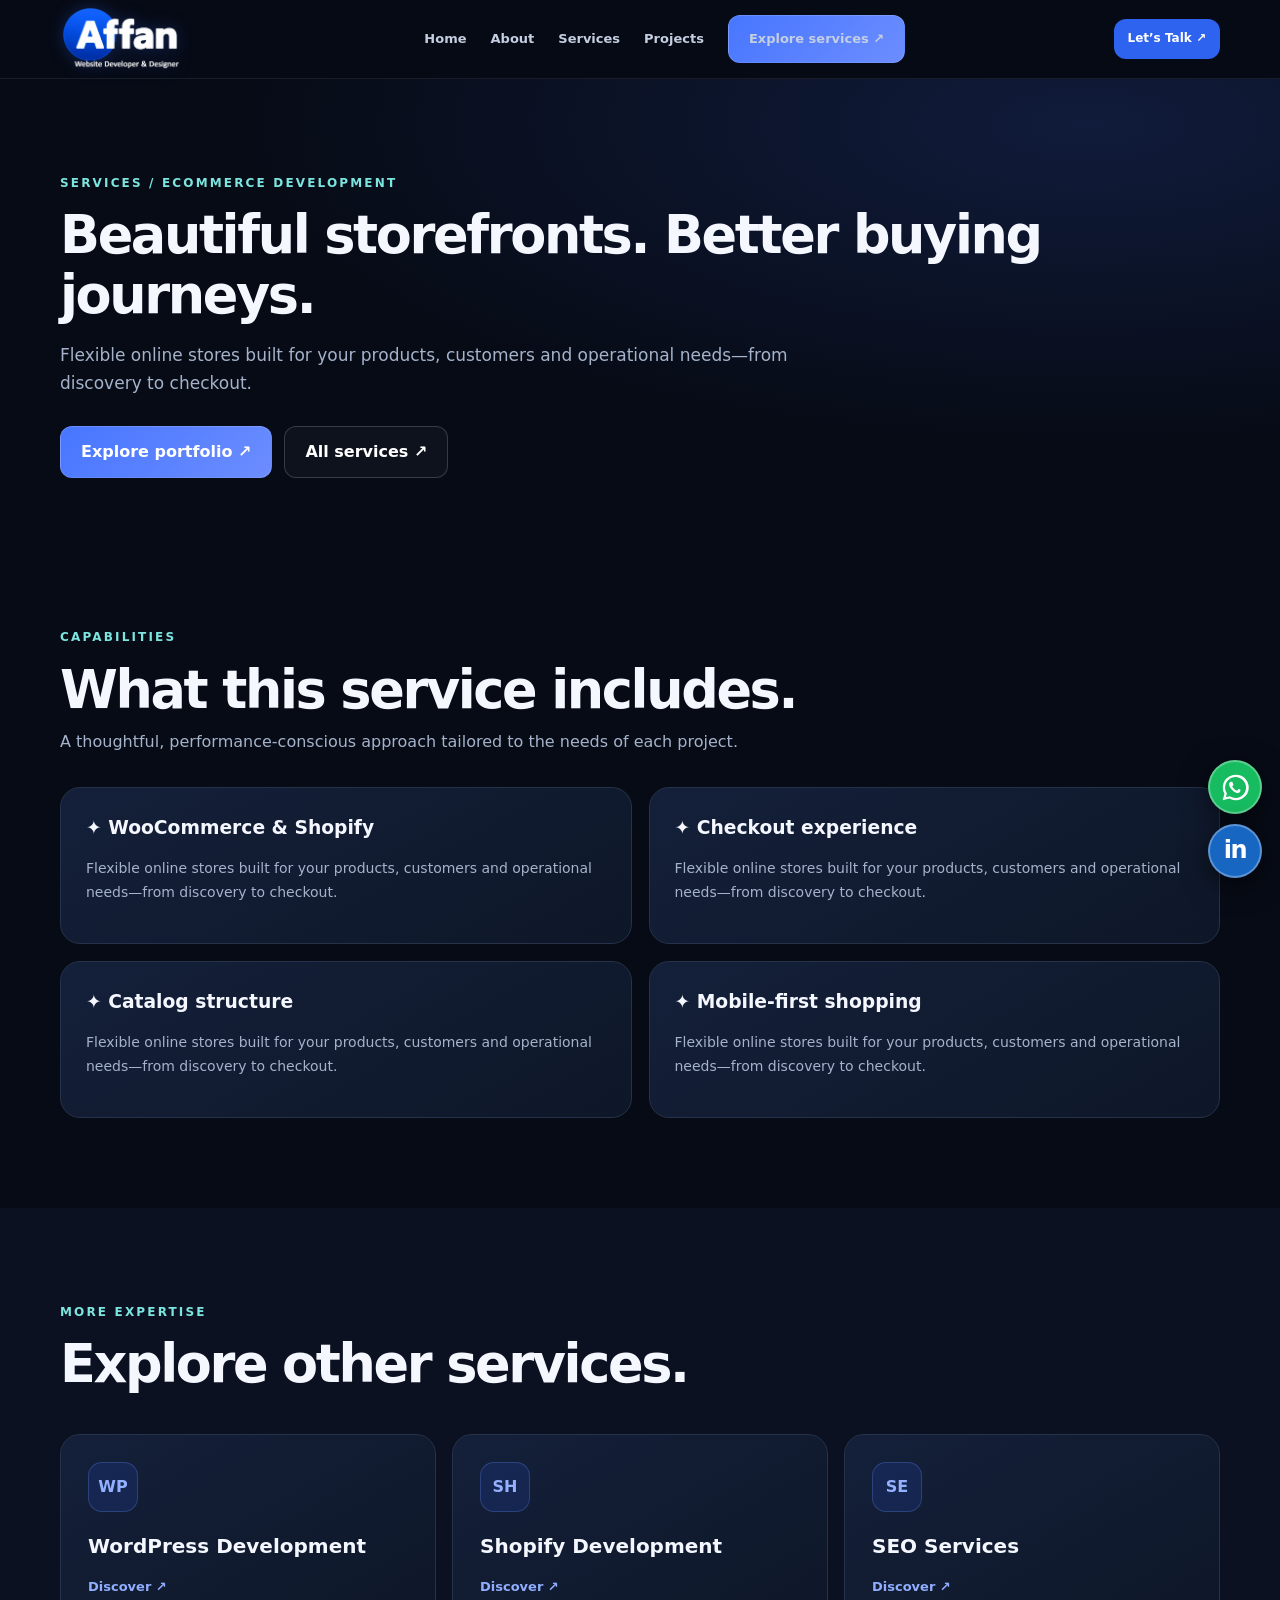
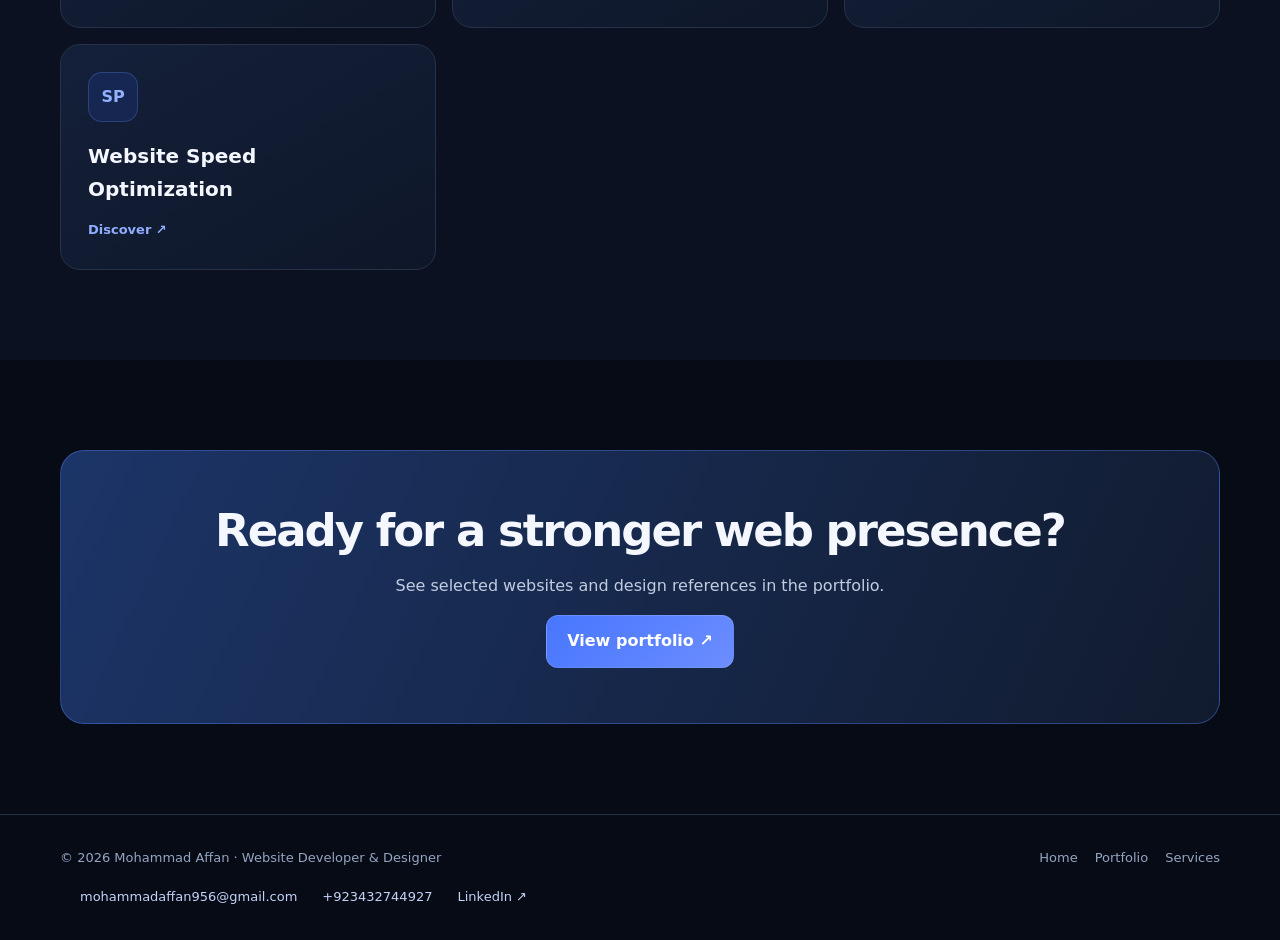
<file: ecommerce-development.html>
<!DOCTYPE html>

<html lang="en"><head><meta charset="utf-8"/><meta content="width=device-width, initial-scale=1" name="viewport"/><meta content="#070b16" name="theme-color"/><meta content="Flexible online stores built for your products, customers and operational needs—from discovery to checkout." name="description"/><title>Ecommerce Development | Mohammad Affan</title><link href="favicon.png" rel="icon" type="image/png"/><link href="styles.css" rel="stylesheet"/><link href="https://mohammadaffan956.github.io/Affan/ecommerce-development.html" rel="canonical"/><meta content="index, follow" name="robots"/><meta content="website" property="og:type"/><meta content="Ecommerce Development | Mohammad Affan" property="og:title"/><meta content="Flexible online stores built for your products, customers and operational needs—from discovery to checkout." property="og:description"/><meta content="https://mohammadaffan956.github.io/Affan/ecommerce-development.html" property="og:url"/><script type="application/ld+json">{"@context": "https://schema.org", "@type": "Service", "name": "Ecommerce Development", "description": "Flexible online stores built for your products, customers and operational needs\u2014from discovery to checkout.", "provider": {"@type": "Person", "name": "Mohammad Affan", "url": "https://mohammadaffan956.github.io/Affan/"}, "url": "https://mohammadaffan956.github.io/Affan/ecommerce-development.html"}</script><link href="favicon.png" rel="apple-touch-icon"/></head><body><header class="top"><nav aria-label="Main navigation" class="container nav"><a aria-label="Mohammad Affan — Home" class="brand" href="index.html"><img alt="Affan — Website Developer &amp; Designer" class="nav-logo" height="68" src="affan-logo.png" width="160"/></a><button aria-expanded="false" aria-label="Toggle menu" class="menu" type="button">☰ Menu</button><div class="links"><a href="index.html">Home</a><a href="index.html#about">About</a><a href="index.html#services">Services</a><a href="index.html#projects">Projects</a><a class="btn" href="index.html#services">Explore services ↗</a></div><a class="header-contact" href="https://wa.me/923432744927" rel="noopener noreferrer" target="_blank">Let’s Talk ↗</a></nav></header><main><section class="page-hero"><div class="container"><span class="eyebrow">Services / Ecommerce Development</span><h1>Beautiful storefronts. Better buying journeys.</h1><p>Flexible online stores built for your products, customers and operational needs—from discovery to checkout.</p><div class="actions"><a class="btn" href="index.html#projects">Explore portfolio ↗</a><a class="btn ghost" href="index.html#services">All services ↗</a></div></div></section><section class="section"><div class="container"><div class="section-head"><div><span class="eyebrow">Capabilities</span><h2>What this service includes.</h2><p class="section-desc">A thoughtful, performance-conscious approach tailored to the needs of each project.</p></div></div><div class="feature-grid"><div class="feature reveal"><h3>✦ WooCommerce &amp; Shopify</h3><p>Flexible online stores built for your products, customers and operational needs—from discovery to checkout.</p></div><div class="feature reveal"><h3>✦ Checkout experience</h3><p>Flexible online stores built for your products, customers and operational needs—from discovery to checkout.</p></div><div class="feature reveal"><h3>✦ Catalog structure</h3><p>Flexible online stores built for your products, customers and operational needs—from discovery to checkout.</p></div><div class="feature reveal"><h3>✦ Mobile-first shopping</h3><p>Flexible online stores built for your products, customers and operational needs—from discovery to checkout.</p></div></div></div></section><section class="section alt"><div class="container"><div class="section-head"><div><span class="eyebrow">More expertise</span><h2>Explore other services.</h2></div></div><div class="service-grid"><a class="service-card" href="wordpress-development.html"><div class="service-icon">WP</div><h3>WordPress Development</h3><span class="arrow">Discover ↗</span></a><a class="service-card" href="shopify-development.html"><div class="service-icon">SH</div><h3>Shopify Development</h3><span class="arrow">Discover ↗</span></a><a class="service-card" href="seo-services.html"><div class="service-icon">SE</div><h3>SEO Services</h3><span class="arrow">Discover ↗</span></a><a class="service-card" href="website-speed-optimization.html"><div class="service-icon">SP</div><h3>Website Speed Optimization</h3><span class="arrow">Discover ↗</span></a></div></div></section><section class="section"><div class="container"><div class="cta"><h2>Ready for a stronger web presence?</h2><p>See selected websites and design references in the portfolio.</p><a class="btn" href="index.html#projects">View portfolio ↗</a></div></div></section></main><footer><div class="container footer-inner"><span>© 2026 Mohammad Affan · Website Developer &amp; Designer</span><div class="footer-links"><a href="index.html">Home</a><a href="index.html#projects">Portfolio</a><a href="index.html#services">Services</a></div></div><div class="footer-contact"><a href="mailto:mohammadaffan956@gmail.com">mohammadaffan956@gmail.com</a><a href="tel:+923432744927">+923432744927</a><a href="https://www.linkedin.com/in/mohammad-affan-170843168/" rel="noopener noreferrer" target="_blank">LinkedIn ↗</a></div></footer><script defer="" src="script.js"></script><div class="contact-float"><a aria-label="Chat with Mohammad Affan on WhatsApp" class="float-wa" href="https://wa.me/923432744927" rel="noopener noreferrer" target="_blank" title="Chat on WhatsApp"><svg aria-hidden="true" fill="currentColor" height="27" viewbox="0 0 32 32" width="27"><path d="M16 .8A15.1 15.1 0 0 0 2.9 23.4L.8 31.2l8-2.1A15.2 15.2 0 1 0 16 .8zm0 27.6a12.4 12.4 0 0 1-6.3-1.7l-.5-.3-4.7 1.2 1.3-4.6-.3-.5A12.4 12.4 0 1 1 16 28.4zm6.8-9.3c-.4-.2-2.2-1.1-2.5-1.2-.4-.1-.6-.2-.9.2-.3.4-1 1.2-1.2 1.4-.2.2-.4.3-.8.1-.4-.2-1.6-.6-3-1.9-1.1-1-1.9-2.2-2.1-2.6-.2-.4 0-.6.2-.8l.6-.7.4-.6c.1-.2.1-.5 0-.7l-1.1-2.6c-.3-.7-.6-.6-.9-.6h-.7c-.3 0-.7.1-1 .5-.4.4-1.3 1.3-1.3 3.1s1.3 3.5 1.5 3.7c.2.3 2.6 4 6.2 5.6 1.5.6 2.1.7 2.9.6.9-.1 2.2-.9 2.5-1.8.3-.9.3-1.7.2-1.8-.1-.2-.4-.3-.8-.5z"></path></svg></a><a aria-label="LinkedIn profile" class="float-in" href="https://www.linkedin.com/in/mohammad-affan-170843168/" rel="noopener noreferrer" target="_blank" title="LinkedIn">in</a></div></body></html>
</file>
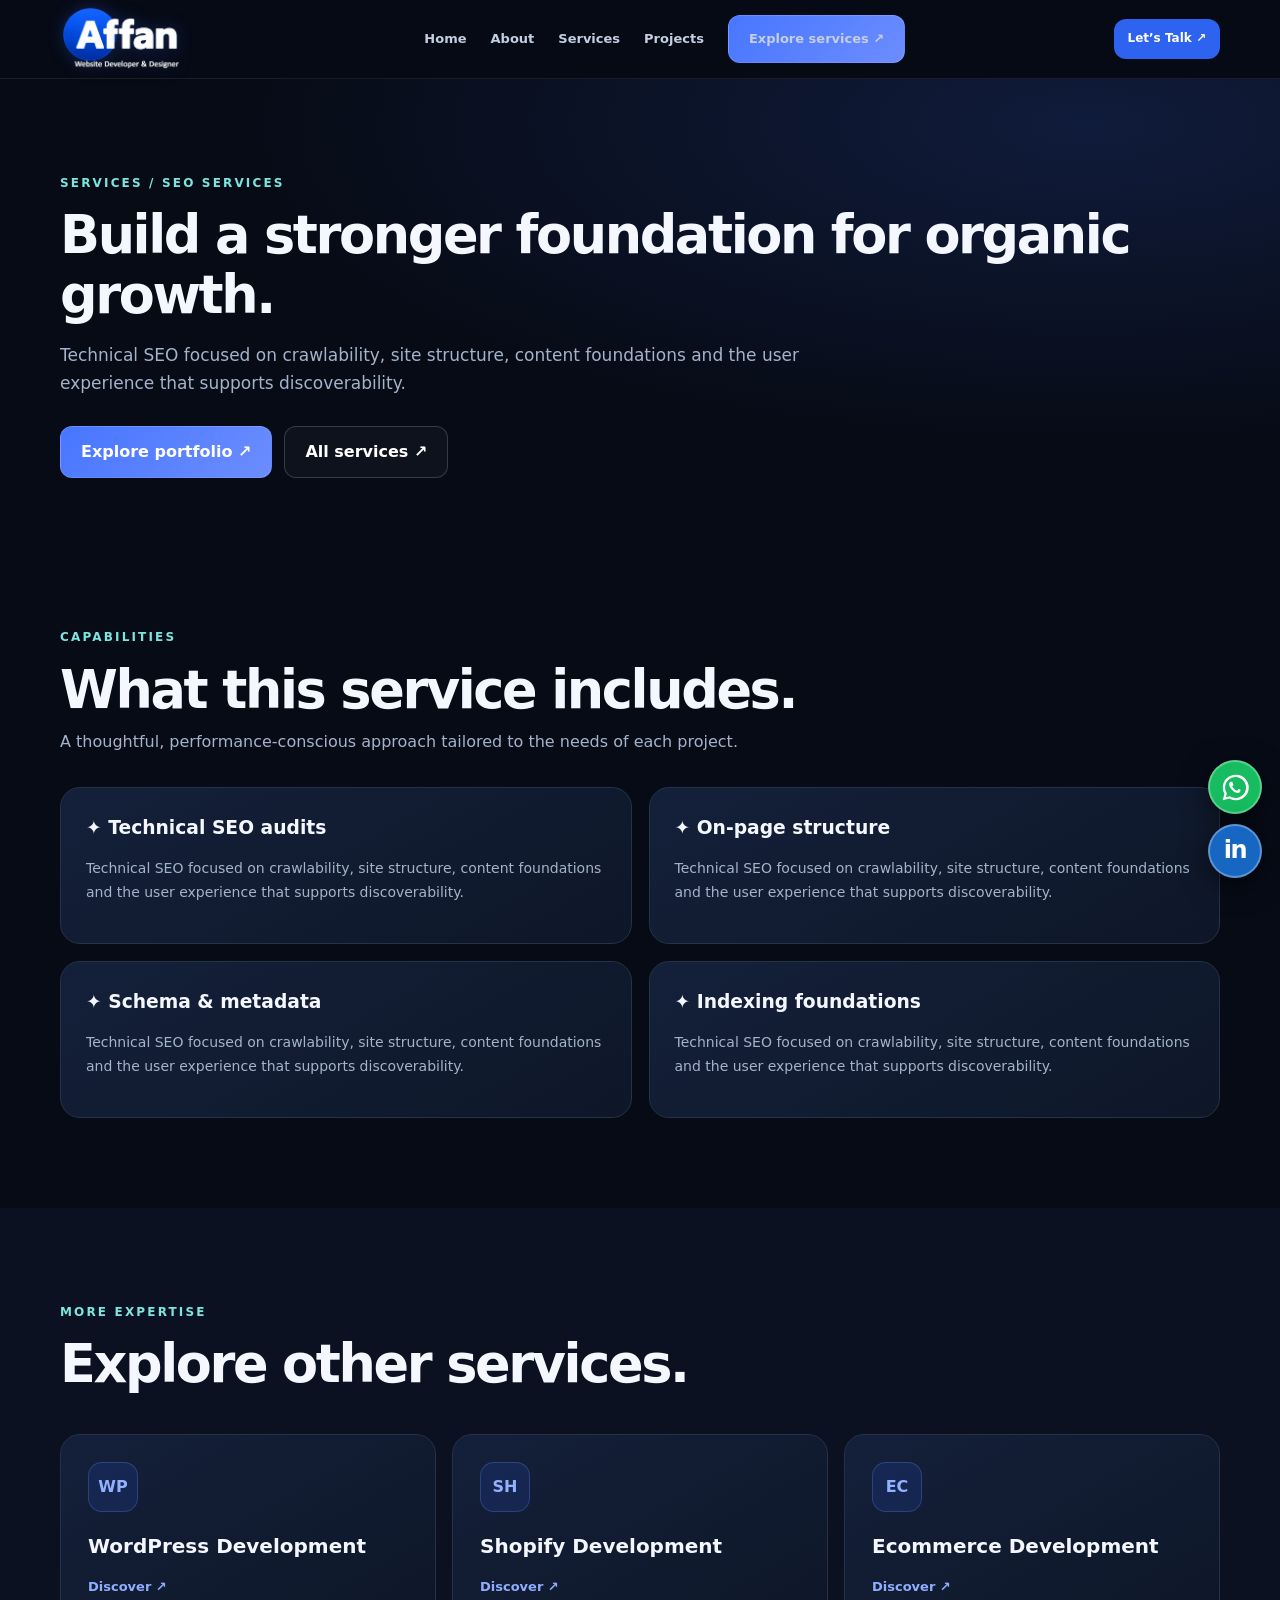
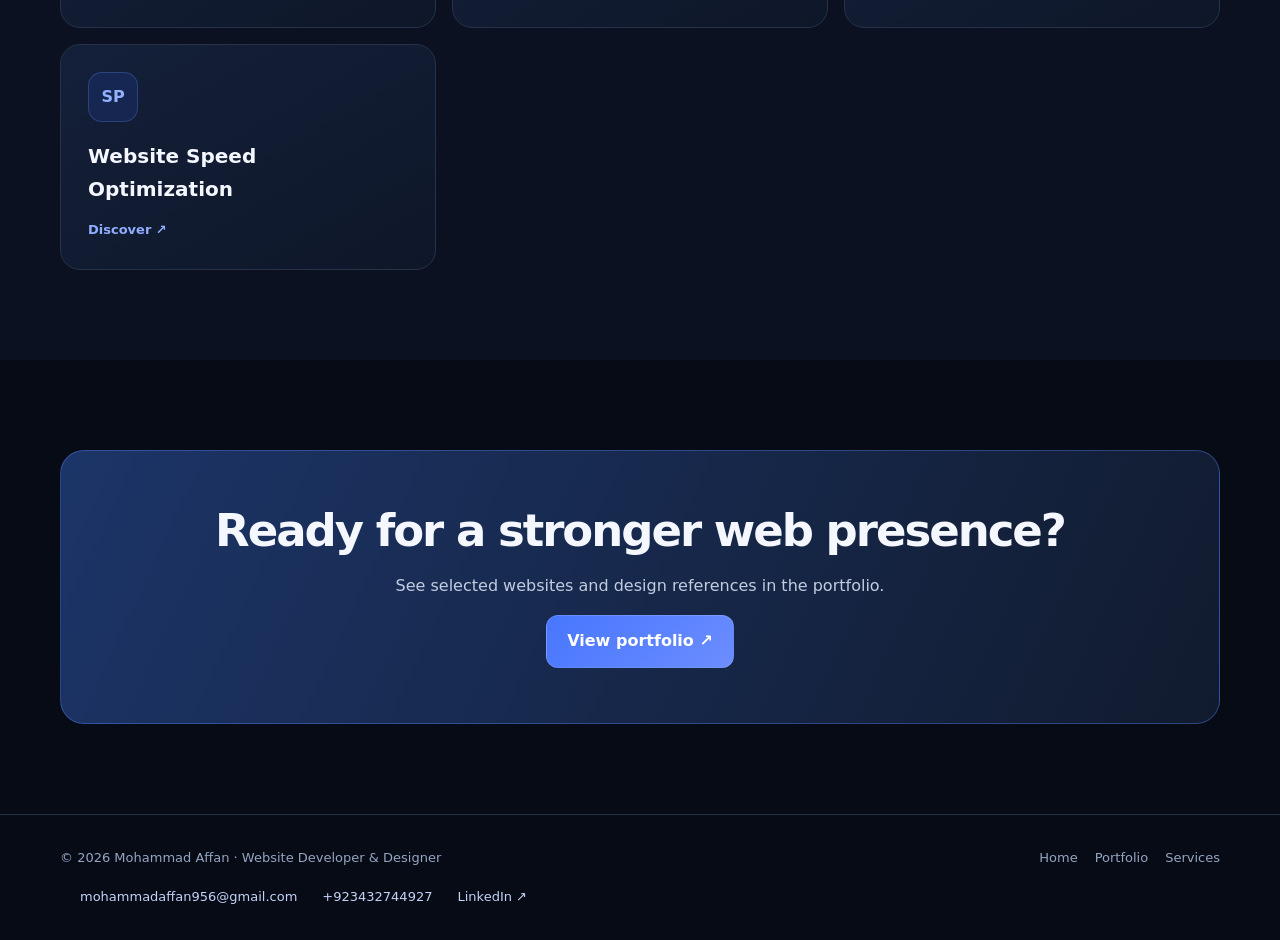
<file: seo-services.html>
<!DOCTYPE html>

<html lang="en"><head><meta charset="utf-8"/><meta content="width=device-width, initial-scale=1" name="viewport"/><meta content="#070b16" name="theme-color"/><meta content="Technical SEO focused on crawlability, site structure, content foundations and the user experience that supports discoverability." name="description"/><title>SEO Services | Mohammad Affan</title><link href="favicon.png" rel="icon" type="image/png"/><link href="styles.css" rel="stylesheet"/><link href="https://mohammadaffan956.github.io/Affan/seo-services.html" rel="canonical"/><meta content="index, follow" name="robots"/><meta content="website" property="og:type"/><meta content="SEO Services | Mohammad Affan" property="og:title"/><meta content="Technical SEO focused on crawlability, site structure, content foundations and the user experience that supports discoverability." property="og:description"/><meta content="https://mohammadaffan956.github.io/Affan/seo-services.html" property="og:url"/><script type="application/ld+json">{"@context": "https://schema.org", "@type": "Service", "name": "SEO Services", "description": "Technical SEO focused on crawlability, site structure, content foundations and the user experience that supports discoverability.", "provider": {"@type": "Person", "name": "Mohammad Affan", "url": "https://mohammadaffan956.github.io/Affan/"}, "url": "https://mohammadaffan956.github.io/Affan/seo-services.html"}</script><link href="favicon.png" rel="apple-touch-icon"/></head><body><header class="top"><nav aria-label="Main navigation" class="container nav"><a aria-label="Mohammad Affan — Home" class="brand" href="index.html"><img alt="Affan — Website Developer &amp; Designer" class="nav-logo" height="68" src="affan-logo.png" width="160"/></a><button aria-expanded="false" aria-label="Toggle menu" class="menu" type="button">☰ Menu</button><div class="links"><a href="index.html">Home</a><a href="index.html#about">About</a><a href="index.html#services">Services</a><a href="index.html#projects">Projects</a><a class="btn" href="index.html#services">Explore services ↗</a></div><a class="header-contact" href="https://wa.me/923432744927" rel="noopener noreferrer" target="_blank">Let’s Talk ↗</a></nav></header><main><section class="page-hero"><div class="container"><span class="eyebrow">Services / SEO Services</span><h1>Build a stronger foundation for organic growth.</h1><p>Technical SEO focused on crawlability, site structure, content foundations and the user experience that supports discoverability.</p><div class="actions"><a class="btn" href="index.html#projects">Explore portfolio ↗</a><a class="btn ghost" href="index.html#services">All services ↗</a></div></div></section><section class="section"><div class="container"><div class="section-head"><div><span class="eyebrow">Capabilities</span><h2>What this service includes.</h2><p class="section-desc">A thoughtful, performance-conscious approach tailored to the needs of each project.</p></div></div><div class="feature-grid"><div class="feature reveal"><h3>✦ Technical SEO audits</h3><p>Technical SEO focused on crawlability, site structure, content foundations and the user experience that supports discoverability.</p></div><div class="feature reveal"><h3>✦ On-page structure</h3><p>Technical SEO focused on crawlability, site structure, content foundations and the user experience that supports discoverability.</p></div><div class="feature reveal"><h3>✦ Schema &amp; metadata</h3><p>Technical SEO focused on crawlability, site structure, content foundations and the user experience that supports discoverability.</p></div><div class="feature reveal"><h3>✦ Indexing foundations</h3><p>Technical SEO focused on crawlability, site structure, content foundations and the user experience that supports discoverability.</p></div></div></div></section><section class="section alt"><div class="container"><div class="section-head"><div><span class="eyebrow">More expertise</span><h2>Explore other services.</h2></div></div><div class="service-grid"><a class="service-card" href="wordpress-development.html"><div class="service-icon">WP</div><h3>WordPress Development</h3><span class="arrow">Discover ↗</span></a><a class="service-card" href="shopify-development.html"><div class="service-icon">SH</div><h3>Shopify Development</h3><span class="arrow">Discover ↗</span></a><a class="service-card" href="ecommerce-development.html"><div class="service-icon">EC</div><h3>Ecommerce Development</h3><span class="arrow">Discover ↗</span></a><a class="service-card" href="website-speed-optimization.html"><div class="service-icon">SP</div><h3>Website Speed Optimization</h3><span class="arrow">Discover ↗</span></a></div></div></section><section class="section"><div class="container"><div class="cta"><h2>Ready for a stronger web presence?</h2><p>See selected websites and design references in the portfolio.</p><a class="btn" href="index.html#projects">View portfolio ↗</a></div></div></section></main><footer><div class="container footer-inner"><span>© 2026 Mohammad Affan · Website Developer &amp; Designer</span><div class="footer-links"><a href="index.html">Home</a><a href="index.html#projects">Portfolio</a><a href="index.html#services">Services</a></div></div><div class="footer-contact"><a href="mailto:mohammadaffan956@gmail.com">mohammadaffan956@gmail.com</a><a href="tel:+923432744927">+923432744927</a><a href="https://www.linkedin.com/in/mohammad-affan-170843168/" rel="noopener noreferrer" target="_blank">LinkedIn ↗</a></div></footer><script defer="" src="script.js"></script><div class="contact-float"><a aria-label="Chat with Mohammad Affan on WhatsApp" class="float-wa" href="https://wa.me/923432744927" rel="noopener noreferrer" target="_blank" title="Chat on WhatsApp"><svg aria-hidden="true" fill="currentColor" height="27" viewbox="0 0 32 32" width="27"><path d="M16 .8A15.1 15.1 0 0 0 2.9 23.4L.8 31.2l8-2.1A15.2 15.2 0 1 0 16 .8zm0 27.6a12.4 12.4 0 0 1-6.3-1.7l-.5-.3-4.7 1.2 1.3-4.6-.3-.5A12.4 12.4 0 1 1 16 28.4zm6.8-9.3c-.4-.2-2.2-1.1-2.5-1.2-.4-.1-.6-.2-.9.2-.3.4-1 1.2-1.2 1.4-.2.2-.4.3-.8.1-.4-.2-1.6-.6-3-1.9-1.1-1-1.9-2.2-2.1-2.6-.2-.4 0-.6.2-.8l.6-.7.4-.6c.1-.2.1-.5 0-.7l-1.1-2.6c-.3-.7-.6-.6-.9-.6h-.7c-.3 0-.7.1-1 .5-.4.4-1.3 1.3-1.3 3.1s1.3 3.5 1.5 3.7c.2.3 2.6 4 6.2 5.6 1.5.6 2.1.7 2.9.6.9-.1 2.2-.9 2.5-1.8.3-.9.3-1.7.2-1.8-.1-.2-.4-.3-.8-.5z"></path></svg></a><a aria-label="LinkedIn profile" class="float-in" href="https://www.linkedin.com/in/mohammad-affan-170843168/" rel="noopener noreferrer" target="_blank" title="LinkedIn">in</a></div></body></html>
</file>
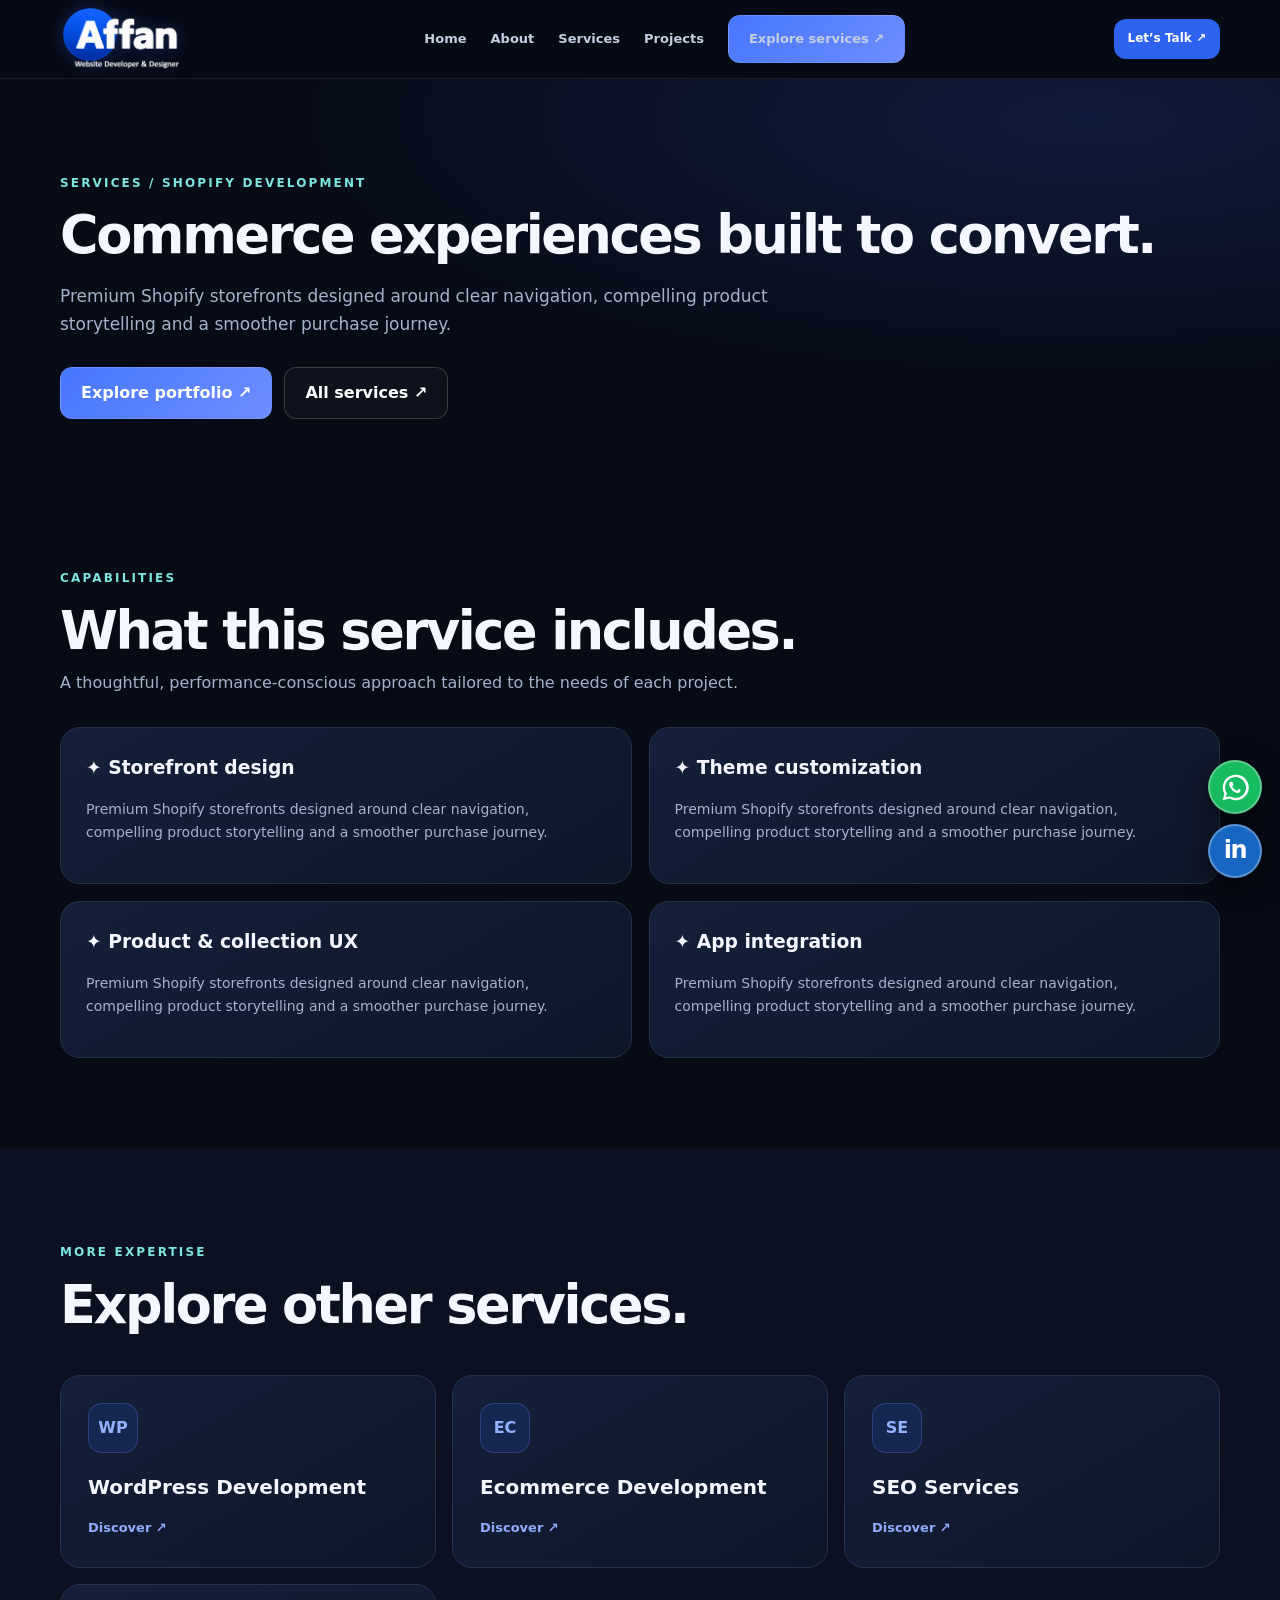
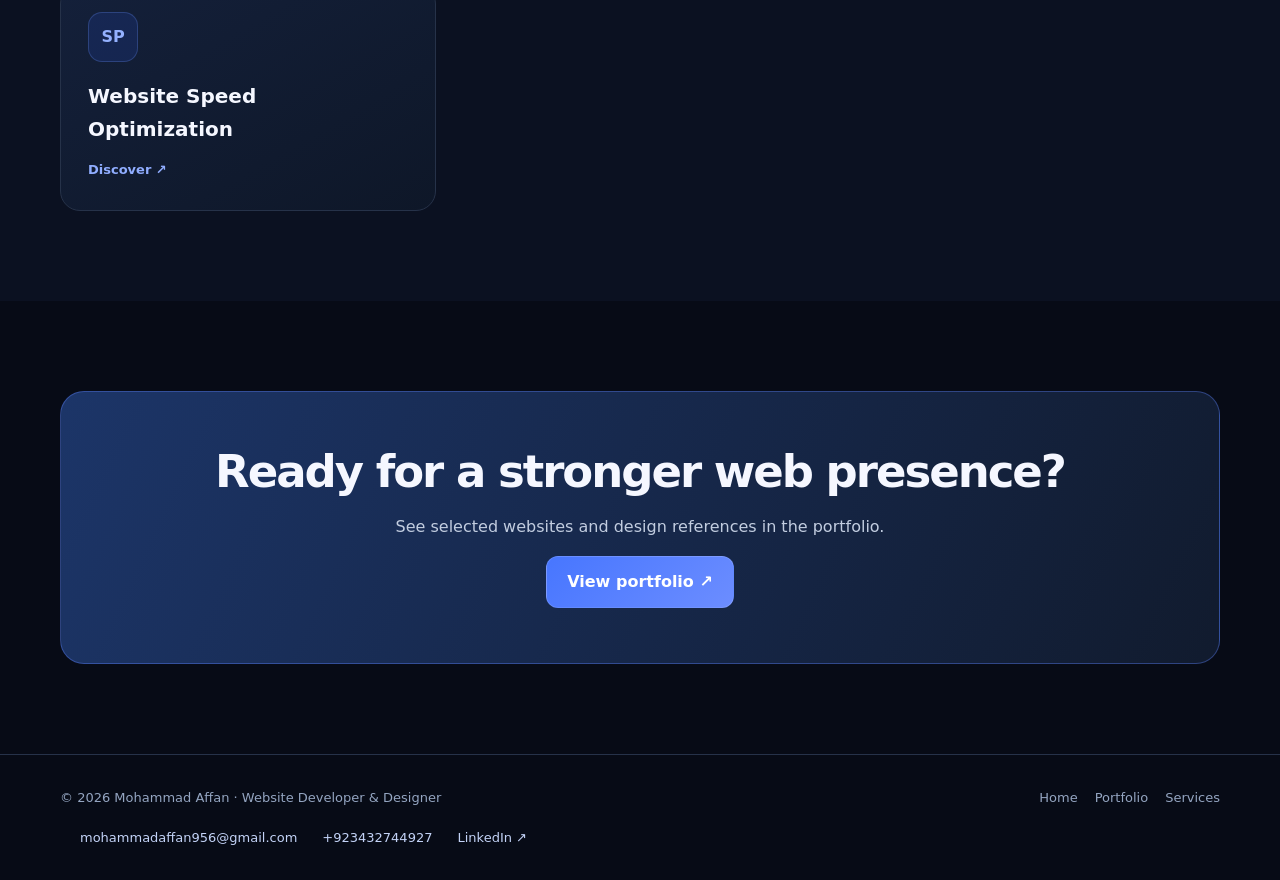
<file: shopify-development.html>
<!DOCTYPE html>

<html lang="en"><head><meta charset="utf-8"/><meta content="width=device-width, initial-scale=1" name="viewport"/><meta content="#070b16" name="theme-color"/><meta content="Premium Shopify storefronts designed around clear navigation, compelling product storytelling and a smoother purchase journey." name="description"/><title>Shopify Development | Mohammad Affan</title><link href="favicon.png" rel="icon" type="image/png"/><link href="styles.css" rel="stylesheet"/><link href="https://mohammadaffan956.github.io/Affan/shopify-development.html" rel="canonical"/><meta content="index, follow" name="robots"/><meta content="website" property="og:type"/><meta content="Shopify Development | Mohammad Affan" property="og:title"/><meta content="Premium Shopify storefronts designed around clear navigation, compelling product storytelling and a smoother purchase journey." property="og:description"/><meta content="https://mohammadaffan956.github.io/Affan/shopify-development.html" property="og:url"/><script type="application/ld+json">{"@context": "https://schema.org", "@type": "Service", "name": "Shopify Development", "description": "Premium Shopify storefronts designed around clear navigation, compelling product storytelling and a smoother purchase journey.", "provider": {"@type": "Person", "name": "Mohammad Affan", "url": "https://mohammadaffan956.github.io/Affan/"}, "url": "https://mohammadaffan956.github.io/Affan/shopify-development.html"}</script><link href="favicon.png" rel="apple-touch-icon"/></head><body><header class="top"><nav aria-label="Main navigation" class="container nav"><a aria-label="Mohammad Affan — Home" class="brand" href="index.html"><img alt="Affan — Website Developer &amp; Designer" class="nav-logo" height="68" src="affan-logo.png" width="160"/></a><button aria-expanded="false" aria-label="Toggle menu" class="menu" type="button">☰ Menu</button><div class="links"><a href="index.html">Home</a><a href="index.html#about">About</a><a href="index.html#services">Services</a><a href="index.html#projects">Projects</a><a class="btn" href="index.html#services">Explore services ↗</a></div><a class="header-contact" href="https://wa.me/923432744927" rel="noopener noreferrer" target="_blank">Let’s Talk ↗</a></nav></header><main><section class="page-hero"><div class="container"><span class="eyebrow">Services / Shopify Development</span><h1>Commerce experiences built to convert.</h1><p>Premium Shopify storefronts designed around clear navigation, compelling product storytelling and a smoother purchase journey.</p><div class="actions"><a class="btn" href="index.html#projects">Explore portfolio ↗</a><a class="btn ghost" href="index.html#services">All services ↗</a></div></div></section><section class="section"><div class="container"><div class="section-head"><div><span class="eyebrow">Capabilities</span><h2>What this service includes.</h2><p class="section-desc">A thoughtful, performance-conscious approach tailored to the needs of each project.</p></div></div><div class="feature-grid"><div class="feature reveal"><h3>✦ Storefront design</h3><p>Premium Shopify storefronts designed around clear navigation, compelling product storytelling and a smoother purchase journey.</p></div><div class="feature reveal"><h3>✦ Theme customization</h3><p>Premium Shopify storefronts designed around clear navigation, compelling product storytelling and a smoother purchase journey.</p></div><div class="feature reveal"><h3>✦ Product &amp; collection UX</h3><p>Premium Shopify storefronts designed around clear navigation, compelling product storytelling and a smoother purchase journey.</p></div><div class="feature reveal"><h3>✦ App integration</h3><p>Premium Shopify storefronts designed around clear navigation, compelling product storytelling and a smoother purchase journey.</p></div></div></div></section><section class="section alt"><div class="container"><div class="section-head"><div><span class="eyebrow">More expertise</span><h2>Explore other services.</h2></div></div><div class="service-grid"><a class="service-card" href="wordpress-development.html"><div class="service-icon">WP</div><h3>WordPress Development</h3><span class="arrow">Discover ↗</span></a><a class="service-card" href="ecommerce-development.html"><div class="service-icon">EC</div><h3>Ecommerce Development</h3><span class="arrow">Discover ↗</span></a><a class="service-card" href="seo-services.html"><div class="service-icon">SE</div><h3>SEO Services</h3><span class="arrow">Discover ↗</span></a><a class="service-card" href="website-speed-optimization.html"><div class="service-icon">SP</div><h3>Website Speed Optimization</h3><span class="arrow">Discover ↗</span></a></div></div></section><section class="section"><div class="container"><div class="cta"><h2>Ready for a stronger web presence?</h2><p>See selected websites and design references in the portfolio.</p><a class="btn" href="index.html#projects">View portfolio ↗</a></div></div></section></main><footer><div class="container footer-inner"><span>© 2026 Mohammad Affan · Website Developer &amp; Designer</span><div class="footer-links"><a href="index.html">Home</a><a href="index.html#projects">Portfolio</a><a href="index.html#services">Services</a></div></div><div class="footer-contact"><a href="mailto:mohammadaffan956@gmail.com">mohammadaffan956@gmail.com</a><a href="tel:+923432744927">+923432744927</a><a href="https://www.linkedin.com/in/mohammad-affan-170843168/" rel="noopener noreferrer" target="_blank">LinkedIn ↗</a></div></footer><script defer="" src="script.js"></script><div class="contact-float"><a aria-label="Chat with Mohammad Affan on WhatsApp" class="float-wa" href="https://wa.me/923432744927" rel="noopener noreferrer" target="_blank" title="Chat on WhatsApp"><svg aria-hidden="true" fill="currentColor" height="27" viewbox="0 0 32 32" width="27"><path d="M16 .8A15.1 15.1 0 0 0 2.9 23.4L.8 31.2l8-2.1A15.2 15.2 0 1 0 16 .8zm0 27.6a12.4 12.4 0 0 1-6.3-1.7l-.5-.3-4.7 1.2 1.3-4.6-.3-.5A12.4 12.4 0 1 1 16 28.4zm6.8-9.3c-.4-.2-2.2-1.1-2.5-1.2-.4-.1-.6-.2-.9.2-.3.4-1 1.2-1.2 1.4-.2.2-.4.3-.8.1-.4-.2-1.6-.6-3-1.9-1.1-1-1.9-2.2-2.1-2.6-.2-.4 0-.6.2-.8l.6-.7.4-.6c.1-.2.1-.5 0-.7l-1.1-2.6c-.3-.7-.6-.6-.9-.6h-.7c-.3 0-.7.1-1 .5-.4.4-1.3 1.3-1.3 3.1s1.3 3.5 1.5 3.7c.2.3 2.6 4 6.2 5.6 1.5.6 2.1.7 2.9.6.9-.1 2.2-.9 2.5-1.8.3-.9.3-1.7.2-1.8-.1-.2-.4-.3-.8-.5z"></path></svg></a><a aria-label="LinkedIn profile" class="float-in" href="https://www.linkedin.com/in/mohammad-affan-170843168/" rel="noopener noreferrer" target="_blank" title="LinkedIn">in</a></div></body></html>
</file>
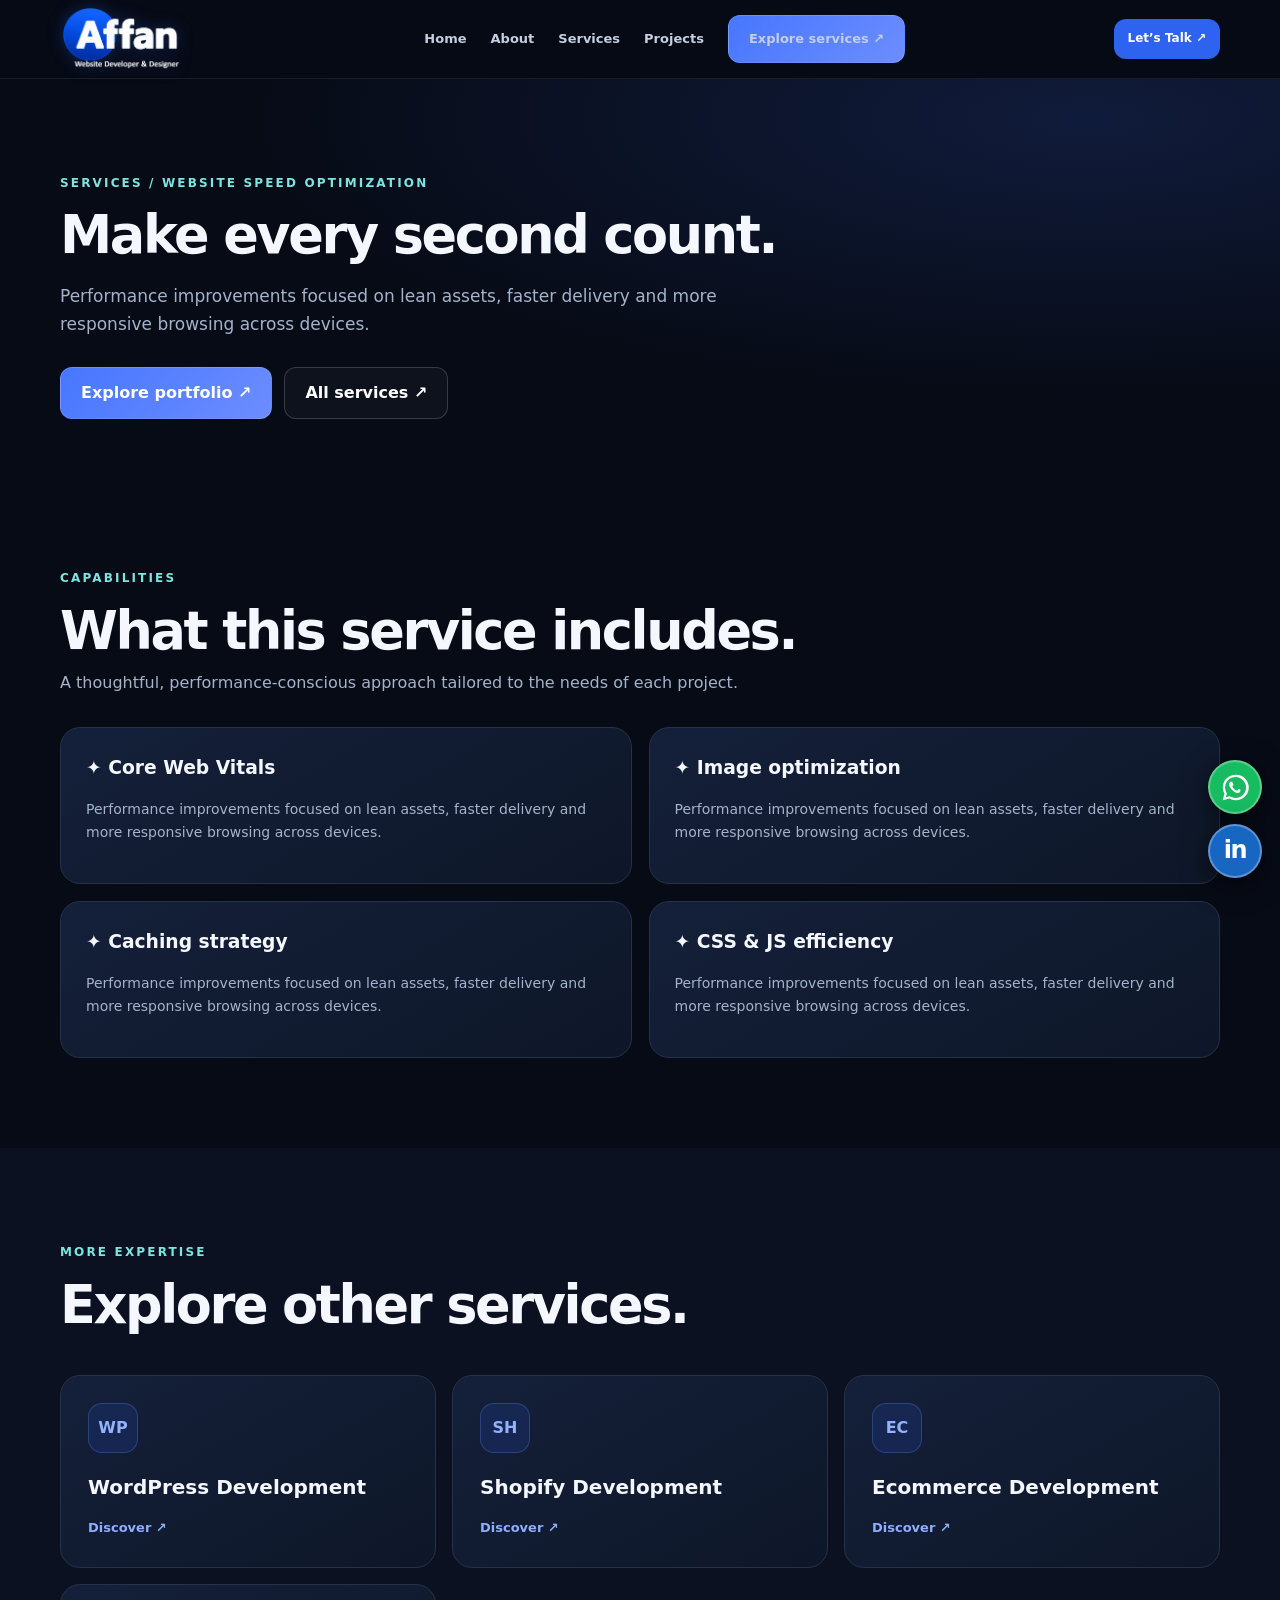
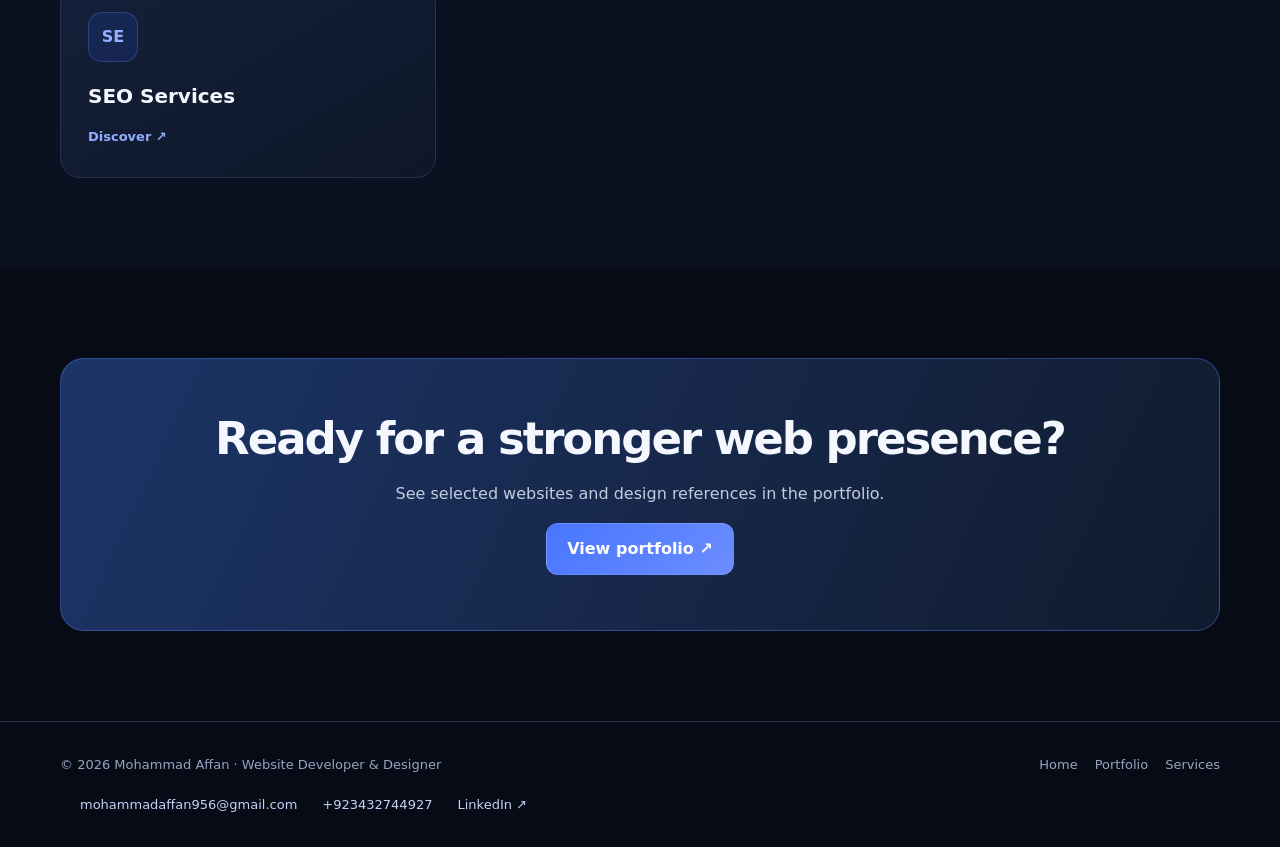
<file: website-speed-optimization.html>
<!DOCTYPE html>

<html lang="en"><head><meta charset="utf-8"/><meta content="width=device-width, initial-scale=1" name="viewport"/><meta content="#070b16" name="theme-color"/><meta content="Performance improvements focused on lean assets, faster delivery and more responsive browsing across devices." name="description"/><title>Website Speed Optimization | Mohammad Affan</title><link href="favicon.png" rel="icon" type="image/png"/><link href="styles.css" rel="stylesheet"/><link href="https://mohammadaffan956.github.io/Affan/website-speed-optimization.html" rel="canonical"/><meta content="index, follow" name="robots"/><meta content="website" property="og:type"/><meta content="Website Speed Optimization | Mohammad Affan" property="og:title"/><meta content="Performance improvements focused on lean assets, faster delivery and more responsive browsing across devices." property="og:description"/><meta content="https://mohammadaffan956.github.io/Affan/website-speed-optimization.html" property="og:url"/><script type="application/ld+json">{"@context": "https://schema.org", "@type": "Service", "name": "Website Speed Optimization", "description": "Performance improvements focused on lean assets, faster delivery and more responsive browsing across devices.", "provider": {"@type": "Person", "name": "Mohammad Affan", "url": "https://mohammadaffan956.github.io/Affan/"}, "url": "https://mohammadaffan956.github.io/Affan/website-speed-optimization.html"}</script><link href="favicon.png" rel="apple-touch-icon"/></head><body><header class="top"><nav aria-label="Main navigation" class="container nav"><a aria-label="Mohammad Affan — Home" class="brand" href="index.html"><img alt="Affan — Website Developer &amp; Designer" class="nav-logo" height="68" src="affan-logo.png" width="160"/></a><button aria-expanded="false" aria-label="Toggle menu" class="menu" type="button">☰ Menu</button><div class="links"><a href="index.html">Home</a><a href="index.html#about">About</a><a href="index.html#services">Services</a><a href="index.html#projects">Projects</a><a class="btn" href="index.html#services">Explore services ↗</a></div><a class="header-contact" href="https://wa.me/923432744927" rel="noopener noreferrer" target="_blank">Let’s Talk ↗</a></nav></header><main><section class="page-hero"><div class="container"><span class="eyebrow">Services / Website Speed Optimization</span><h1>Make every second count.</h1><p>Performance improvements focused on lean assets, faster delivery and more responsive browsing across devices.</p><div class="actions"><a class="btn" href="index.html#projects">Explore portfolio ↗</a><a class="btn ghost" href="index.html#services">All services ↗</a></div></div></section><section class="section"><div class="container"><div class="section-head"><div><span class="eyebrow">Capabilities</span><h2>What this service includes.</h2><p class="section-desc">A thoughtful, performance-conscious approach tailored to the needs of each project.</p></div></div><div class="feature-grid"><div class="feature reveal"><h3>✦ Core Web Vitals</h3><p>Performance improvements focused on lean assets, faster delivery and more responsive browsing across devices.</p></div><div class="feature reveal"><h3>✦ Image optimization</h3><p>Performance improvements focused on lean assets, faster delivery and more responsive browsing across devices.</p></div><div class="feature reveal"><h3>✦ Caching strategy</h3><p>Performance improvements focused on lean assets, faster delivery and more responsive browsing across devices.</p></div><div class="feature reveal"><h3>✦ CSS &amp; JS efficiency</h3><p>Performance improvements focused on lean assets, faster delivery and more responsive browsing across devices.</p></div></div></div></section><section class="section alt"><div class="container"><div class="section-head"><div><span class="eyebrow">More expertise</span><h2>Explore other services.</h2></div></div><div class="service-grid"><a class="service-card" href="wordpress-development.html"><div class="service-icon">WP</div><h3>WordPress Development</h3><span class="arrow">Discover ↗</span></a><a class="service-card" href="shopify-development.html"><div class="service-icon">SH</div><h3>Shopify Development</h3><span class="arrow">Discover ↗</span></a><a class="service-card" href="ecommerce-development.html"><div class="service-icon">EC</div><h3>Ecommerce Development</h3><span class="arrow">Discover ↗</span></a><a class="service-card" href="seo-services.html"><div class="service-icon">SE</div><h3>SEO Services</h3><span class="arrow">Discover ↗</span></a></div></div></section><section class="section"><div class="container"><div class="cta"><h2>Ready for a stronger web presence?</h2><p>See selected websites and design references in the portfolio.</p><a class="btn" href="index.html#projects">View portfolio ↗</a></div></div></section></main><footer><div class="container footer-inner"><span>© 2026 Mohammad Affan · Website Developer &amp; Designer</span><div class="footer-links"><a href="index.html">Home</a><a href="index.html#projects">Portfolio</a><a href="index.html#services">Services</a></div></div><div class="footer-contact"><a href="mailto:mohammadaffan956@gmail.com">mohammadaffan956@gmail.com</a><a href="tel:+923432744927">+923432744927</a><a href="https://www.linkedin.com/in/mohammad-affan-170843168/" rel="noopener noreferrer" target="_blank">LinkedIn ↗</a></div></footer><script defer="" src="script.js"></script><div class="contact-float"><a aria-label="Chat with Mohammad Affan on WhatsApp" class="float-wa" href="https://wa.me/923432744927" rel="noopener noreferrer" target="_blank" title="Chat on WhatsApp"><svg aria-hidden="true" fill="currentColor" height="27" viewbox="0 0 32 32" width="27"><path d="M16 .8A15.1 15.1 0 0 0 2.9 23.4L.8 31.2l8-2.1A15.2 15.2 0 1 0 16 .8zm0 27.6a12.4 12.4 0 0 1-6.3-1.7l-.5-.3-4.7 1.2 1.3-4.6-.3-.5A12.4 12.4 0 1 1 16 28.4zm6.8-9.3c-.4-.2-2.2-1.1-2.5-1.2-.4-.1-.6-.2-.9.2-.3.4-1 1.2-1.2 1.4-.2.2-.4.3-.8.1-.4-.2-1.6-.6-3-1.9-1.1-1-1.9-2.2-2.1-2.6-.2-.4 0-.6.2-.8l.6-.7.4-.6c.1-.2.1-.5 0-.7l-1.1-2.6c-.3-.7-.6-.6-.9-.6h-.7c-.3 0-.7.1-1 .5-.4.4-1.3 1.3-1.3 3.1s1.3 3.5 1.5 3.7c.2.3 2.6 4 6.2 5.6 1.5.6 2.1.7 2.9.6.9-.1 2.2-.9 2.5-1.8.3-.9.3-1.7.2-1.8-.1-.2-.4-.3-.8-.5z"></path></svg></a><a aria-label="LinkedIn profile" class="float-in" href="https://www.linkedin.com/in/mohammad-affan-170843168/" rel="noopener noreferrer" target="_blank" title="LinkedIn">in</a></div></body></html>
</file>
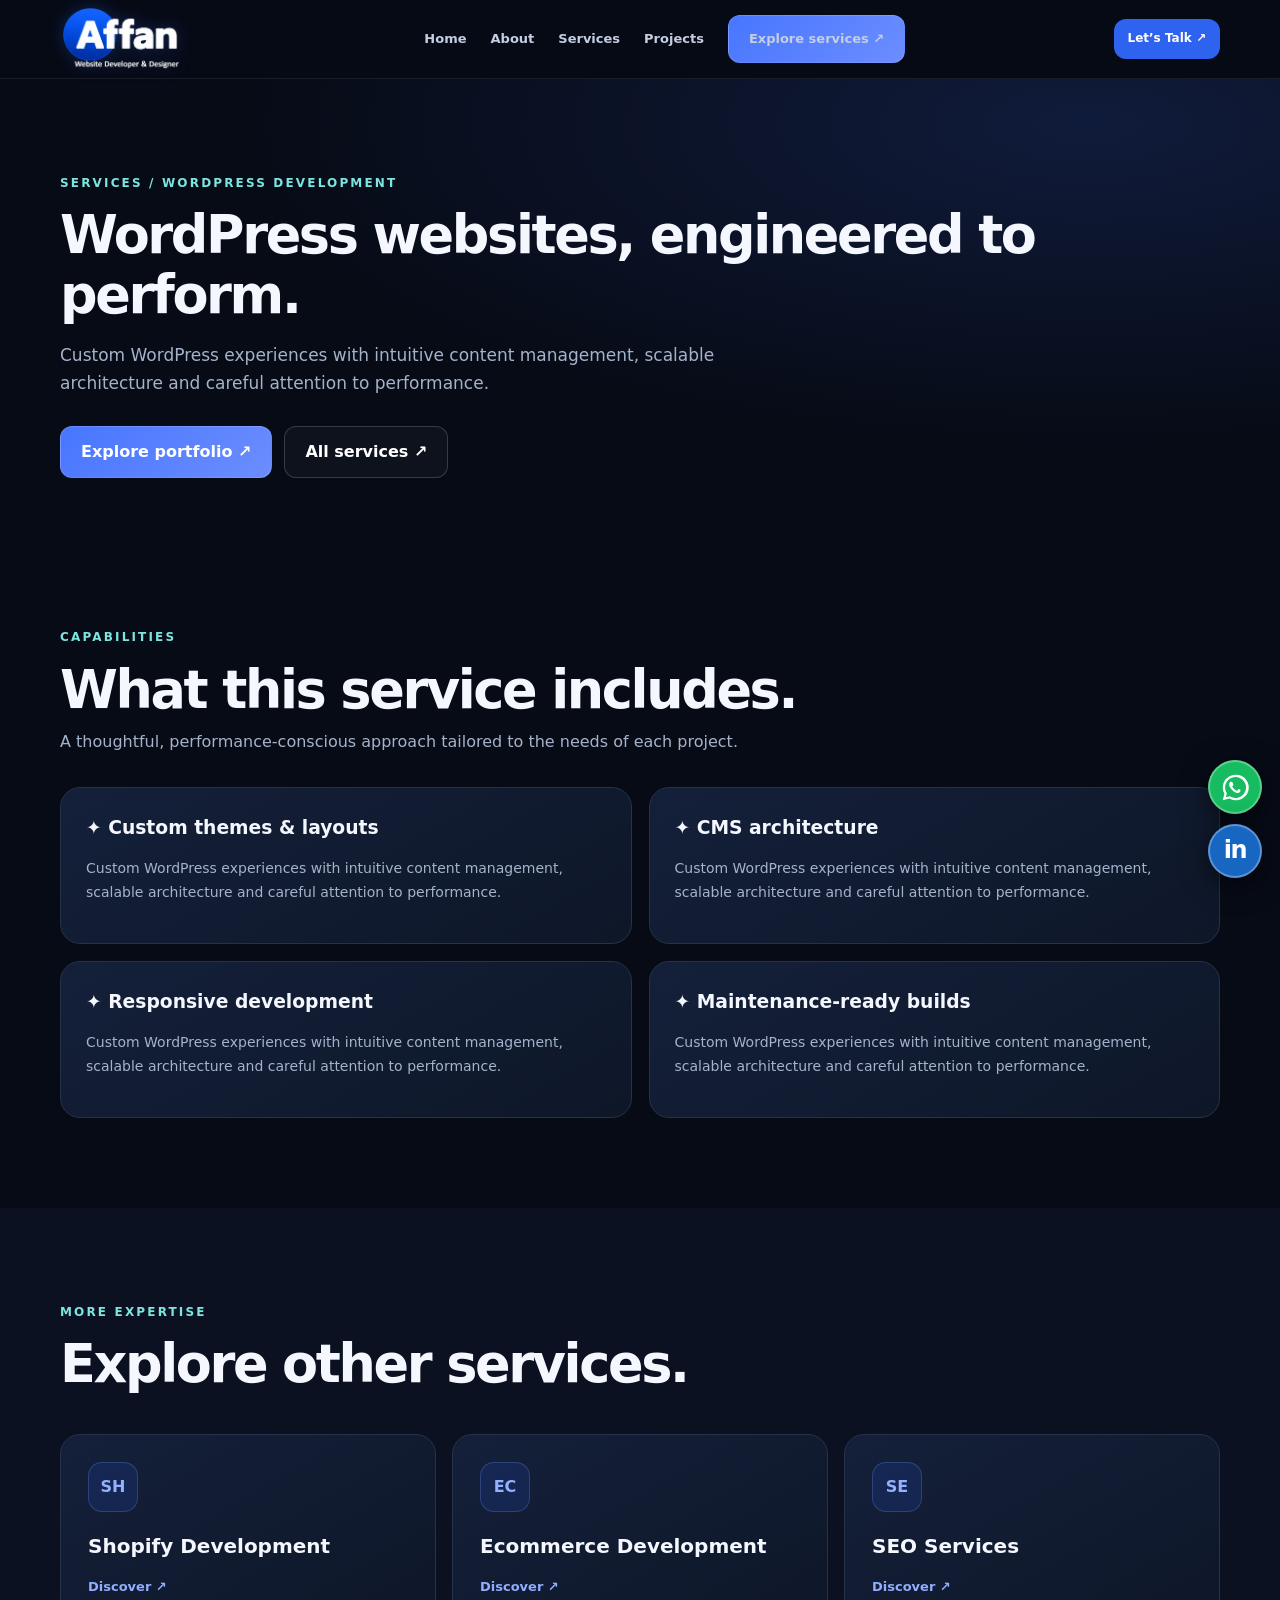
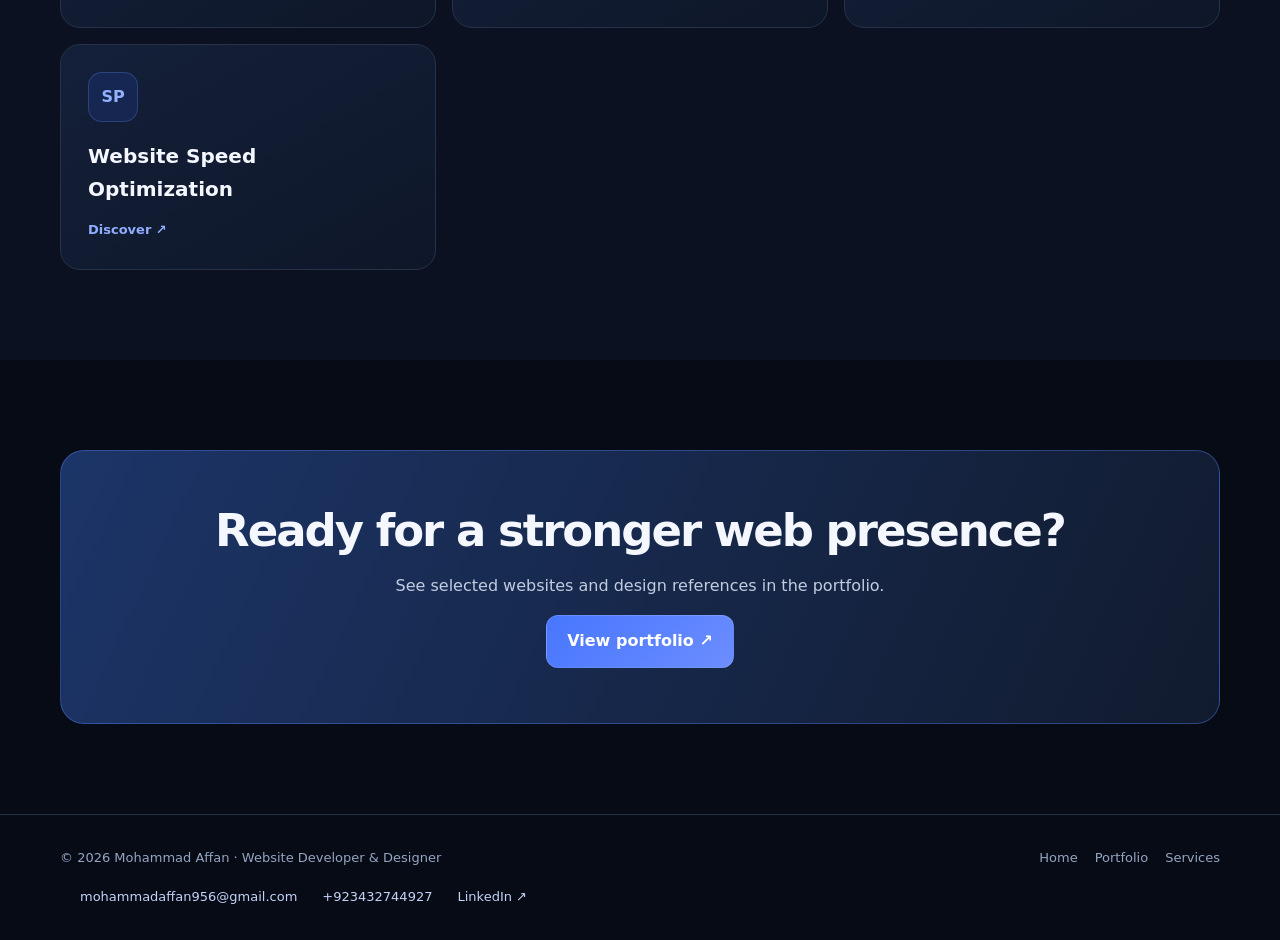
<file: wordpress-development.html>
<!DOCTYPE html>

<html lang="en"><head><meta charset="utf-8"/><meta content="width=device-width, initial-scale=1" name="viewport"/><meta content="#070b16" name="theme-color"/><meta content="Custom WordPress experiences with intuitive content management, scalable architecture and careful attention to performance." name="description"/><title>WordPress Development | Mohammad Affan</title><link href="favicon.png" rel="icon" type="image/png"/><link href="styles.css" rel="stylesheet"/><link href="https://mohammadaffan956.github.io/Affan/wordpress-development.html" rel="canonical"/><meta content="index, follow" name="robots"/><meta content="website" property="og:type"/><meta content="WordPress Development | Mohammad Affan" property="og:title"/><meta content="Custom WordPress experiences with intuitive content management, scalable architecture and careful attention to performance." property="og:description"/><meta content="https://mohammadaffan956.github.io/Affan/wordpress-development.html" property="og:url"/><script type="application/ld+json">{"@context": "https://schema.org", "@type": "Service", "name": "WordPress Development", "description": "Custom WordPress experiences with intuitive content management, scalable architecture and careful attention to performance.", "provider": {"@type": "Person", "name": "Mohammad Affan", "url": "https://mohammadaffan956.github.io/Affan/"}, "url": "https://mohammadaffan956.github.io/Affan/wordpress-development.html"}</script><link href="favicon.png" rel="apple-touch-icon"/></head><body><header class="top"><nav aria-label="Main navigation" class="container nav"><a aria-label="Mohammad Affan — Home" class="brand" href="index.html"><img alt="Affan — Website Developer &amp; Designer" class="nav-logo" height="68" src="affan-logo.png" width="160"/></a><button aria-expanded="false" aria-label="Toggle menu" class="menu" type="button">☰ Menu</button><div class="links"><a href="index.html">Home</a><a href="index.html#about">About</a><a href="index.html#services">Services</a><a href="index.html#projects">Projects</a><a class="btn" href="index.html#services">Explore services ↗</a></div><a class="header-contact" href="https://wa.me/923432744927" rel="noopener noreferrer" target="_blank">Let’s Talk ↗</a></nav></header><main><section class="page-hero"><div class="container"><span class="eyebrow">Services / WordPress Development</span><h1>WordPress websites, engineered to perform.</h1><p>Custom WordPress experiences with intuitive content management, scalable architecture and careful attention to performance.</p><div class="actions"><a class="btn" href="index.html#projects">Explore portfolio ↗</a><a class="btn ghost" href="index.html#services">All services ↗</a></div></div></section><section class="section"><div class="container"><div class="section-head"><div><span class="eyebrow">Capabilities</span><h2>What this service includes.</h2><p class="section-desc">A thoughtful, performance-conscious approach tailored to the needs of each project.</p></div></div><div class="feature-grid"><div class="feature reveal"><h3>✦ Custom themes &amp; layouts</h3><p>Custom WordPress experiences with intuitive content management, scalable architecture and careful attention to performance.</p></div><div class="feature reveal"><h3>✦ CMS architecture</h3><p>Custom WordPress experiences with intuitive content management, scalable architecture and careful attention to performance.</p></div><div class="feature reveal"><h3>✦ Responsive development</h3><p>Custom WordPress experiences with intuitive content management, scalable architecture and careful attention to performance.</p></div><div class="feature reveal"><h3>✦ Maintenance-ready builds</h3><p>Custom WordPress experiences with intuitive content management, scalable architecture and careful attention to performance.</p></div></div></div></section><section class="section alt"><div class="container"><div class="section-head"><div><span class="eyebrow">More expertise</span><h2>Explore other services.</h2></div></div><div class="service-grid"><a class="service-card" href="shopify-development.html"><div class="service-icon">SH</div><h3>Shopify Development</h3><span class="arrow">Discover ↗</span></a><a class="service-card" href="ecommerce-development.html"><div class="service-icon">EC</div><h3>Ecommerce Development</h3><span class="arrow">Discover ↗</span></a><a class="service-card" href="seo-services.html"><div class="service-icon">SE</div><h3>SEO Services</h3><span class="arrow">Discover ↗</span></a><a class="service-card" href="website-speed-optimization.html"><div class="service-icon">SP</div><h3>Website Speed Optimization</h3><span class="arrow">Discover ↗</span></a></div></div></section><section class="section"><div class="container"><div class="cta"><h2>Ready for a stronger web presence?</h2><p>See selected websites and design references in the portfolio.</p><a class="btn" href="index.html#projects">View portfolio ↗</a></div></div></section></main><footer><div class="container footer-inner"><span>© 2026 Mohammad Affan · Website Developer &amp; Designer</span><div class="footer-links"><a href="index.html">Home</a><a href="index.html#projects">Portfolio</a><a href="index.html#services">Services</a></div></div><div class="footer-contact"><a href="mailto:mohammadaffan956@gmail.com">mohammadaffan956@gmail.com</a><a href="tel:+923432744927">+923432744927</a><a href="https://www.linkedin.com/in/mohammad-affan-170843168/" rel="noopener noreferrer" target="_blank">LinkedIn ↗</a></div></footer><script defer="" src="script.js"></script><div class="contact-float"><a aria-label="Chat with Mohammad Affan on WhatsApp" class="float-wa" href="https://wa.me/923432744927" rel="noopener noreferrer" target="_blank" title="Chat on WhatsApp"><svg aria-hidden="true" fill="currentColor" height="27" viewbox="0 0 32 32" width="27"><path d="M16 .8A15.1 15.1 0 0 0 2.9 23.4L.8 31.2l8-2.1A15.2 15.2 0 1 0 16 .8zm0 27.6a12.4 12.4 0 0 1-6.3-1.7l-.5-.3-4.7 1.2 1.3-4.6-.3-.5A12.4 12.4 0 1 1 16 28.4zm6.8-9.3c-.4-.2-2.2-1.1-2.5-1.2-.4-.1-.6-.2-.9.2-.3.4-1 1.2-1.2 1.4-.2.2-.4.3-.8.1-.4-.2-1.6-.6-3-1.9-1.1-1-1.9-2.2-2.1-2.6-.2-.4 0-.6.2-.8l.6-.7.4-.6c.1-.2.1-.5 0-.7l-1.1-2.6c-.3-.7-.6-.6-.9-.6h-.7c-.3 0-.7.1-1 .5-.4.4-1.3 1.3-1.3 3.1s1.3 3.5 1.5 3.7c.2.3 2.6 4 6.2 5.6 1.5.6 2.1.7 2.9.6.9-.1 2.2-.9 2.5-1.8.3-.9.3-1.7.2-1.8-.1-.2-.4-.3-.8-.5z"></path></svg></a><a aria-label="LinkedIn profile" class="float-in" href="https://www.linkedin.com/in/mohammad-affan-170843168/" rel="noopener noreferrer" target="_blank" title="LinkedIn">in</a></div></body></html>
</file>
<file: styles.css>
:root {
    color-scheme:dark;
    --bg:#070b16;
    --panel:#10182b;
    --muted:#a4b3ca;
    --line:#263249;
    --blue:#5e8cff;
    --cyan:#73e3dd;
    --white:#f5f7ff
}
* {
    box-sizing:border-box
}
html {
    scroll-behavior:smooth
}
body {
    margin:0;
    background:var(--bg);
    color:var(--white);
    font-family:Inter,ui-sans-serif,system-ui,-apple-system,Segoe UI,Arial,sans-serif;
    line-height:1.65
}
a {
    color:inherit;
    text-decoration:none
}
button,input {
    font:inherit
}
button {
    cursor:pointer
}
img {
    max-width:100%;
    display:block
}
.container {
    width:min(1160px,calc(100% - 40px));
    margin:auto
}
.top {
    position:sticky;
    top:0;
    z-index:50;
    background:#070b16ee;
    backdrop-filter:blur(16px);
    border-bottom:1px solid #ffffff14
}
.nav {
    min-height:78px;
    display:flex;
    align-items:center;
    justify-content:space-between;
    gap:22px
}
.brand {
    display:flex;
    align-items:center;
    gap:11px;
    font-weight:800;
    letter-spacing:-.04em;
    font-size:22px
}
.brandmark {
    width:38px;
    height:38px;
    border-radius:12px;
    background:linear-gradient(135deg,#315bff,#77e3e1);
    display:grid;
    place-items:center;
    color:white;
    font-weight:900
}
.brand span:last-child {
    color:#8eabff
}
.links {
    display:flex;
    gap:24px;
    align-items:center
}
.links a {
    color:#c4cee1;
    font-size:13px;
    font-weight:650
}
.links a:hover,.links a.active {
    color:white
}
.menu {
    display:none;
    border:1px solid var(--line);
    background:#10182b;
    color:white;
    border-radius:12px;
    padding:8px 13px
}
.btn {
    display:inline-flex;
    justify-content:center;
    align-items:center;
    gap:9px;
    padding:12px 20px;
    border-radius:12px;
    background:linear-gradient(135deg,#4776ff,#6c8dff);
    color:white;
    font-weight:750;
    border:1px solid #ffffff20;
    transition:transform .2s
}
.btn:hover {
    transform:translateY(-2px)
}
.btn.ghost {
    background:#ffffff08;
    border:1px solid #ffffff2c
}
.hero {
    position:relative;
    overflow:hidden;
    padding:88px 0 65px;
    background:radial-gradient(ellipse at 80% 12%,#2549a13b,transparent 50%),radial-gradient(ellipse at 0% 90%,#106d7a1b,transparent 50%)
}
.hero-grid {
    display:grid;
    grid-template-columns:1.18fr .82fr;
    gap:65px;
    align-items:center
}
.eyebrow {
    font-size:12px;
    font-weight:850;
    letter-spacing:.18em;
    color:#7ce5df;
    text-transform:uppercase
}
.hero h1 {
    font-size:clamp(44px,6.3vw,82px);
    line-height:1.08;
    letter-spacing:-.065em;
    margin:19px 0 24px
}
.accent {
    background:linear-gradient(95deg,#7aa4ff,#80e3dd);
    background-clip:text;
    color:transparent
}
.lead {
    font-size:17px;
    color:var(--muted);
    max-width:660px
}
.actions {
    display:flex;
    flex-wrap:wrap;
    gap:12px;
    margin-top:29px
}
.portrait-frame {
    position:relative;
    border:1px solid #7894ff42;
    border-radius:28px;
    overflow:hidden;
    max-height:515px;
    box-shadow:0 30px 90px #0007;
    background:#14203c
}
.portrait-frame img {
    width:100%;
    height:510px;
    object-fit:cover;
    object-position:center 18%
}
.portrait-frame:after {
    content:'';
    position:absolute;
    inset:55% 0 0;
    background:linear-gradient(transparent,#08101e99);
    pointer-events:none
}
.floating {
    position:absolute;
    bottom:20px;
    left:20px;
    z-index:2;
    padding:12px 17px;
    border-radius:12px;
    background:#0d1733d9;
    border:1px solid #ffffff3b;
    backdrop-filter:blur(12px);
    font-weight:700;
    font-size:13px
}
.section {
    padding:90px 0
}
.section.alt {
    background:#0b1121
}
.section-head {
    display:flex;
    justify-content:space-between;
    gap:20px;
    align-items:end;
    margin-bottom:31px
}
.section h2,.page-hero h1 {
    font-size:clamp(32px,4.1vw,55px);
    line-height:1.13;
    letter-spacing:-.045em;
    margin:10px 0
}
.section-desc {
    color:var(--muted);
    max-width:990px;
    margin:0
}
.stats {
    display:grid;
    grid-template-columns:repeat(5,1fr);
    gap:12px;
    margin-top:44px
}
.stat {
    padding:23px 14px;
    border:1px solid var(--line);
    background:#111b30;
    border-radius:18px
}
.stat strong {
    display:block;
    font-size:31px;
    letter-spacing:-.05em;
    color:#8eafff
}
.stat span {
    font-size:12px;
    color:var(--muted)
}
.service-grid {
    display:grid;
    grid-template-columns:repeat(3,1fr);
    gap:16px
}
.service-card,.project-card,.feature {
    border:1px solid var(--line);
    background:linear-gradient(150deg,#14203a,#0e1728);
    border-radius:20px;
    overflow:hidden;
    transition:transform .25s,border-color .25s
}
.service-card:hover,.project-card:hover {
    transform:translateY(-5px);
    border-color:#6689ff90
}
.service-card {
    padding:27px
}
.service-icon {
    width:50px;
    height:50px;
    display:grid;
    place-items:center;
    background:#315dff23;
    border:1px solid #6d93ff40;
    color:#94b1ff;
    border-radius:14px;
    font-weight:850;
    margin-bottom:18px
}
.service-card h3 {
    font-size:20px;
    margin:0 0 10px
}
.service-card p,.feature p {
    color:var(--muted);
    font-size:14px
}
.arrow {
    color:#90adff;
    font-weight:750;
    font-size:13px
}
.filters {
    display:flex;
    gap:9px;
    flex-wrap:wrap;
    margin:25px 0
}
.filter {
    padding:9px 14px;
    border-radius:999px;
    border:1px solid var(--line);
    background:#131d30;
    color:#c4d0e2;
    font-size:12px
}
.filter.active {
    background:#4775ff;
    color:white;
    border-color:#4775ff
}
.search {
    background:#101a2b;
    border:1px solid var(--line);
    border-radius:12px;
    color:white;
    padding:12px 16px;
    min-width:230px;
    max-width:100%;
    outline:none
}
.project-grid {
    display:grid;
    grid-template-columns:repeat(3,1fr);
    gap:17px
}
.project-card {
    display:block
}
.mock {
    height:185px;
    position:relative;
    padding:17px;
    background:linear-gradient(125deg,var(--tone,#264ca0),#111c32 72%);
    overflow:hidden
}
.mock:before {
    content:'';
    position:absolute;
    width:190px;
    height:190px;
    right:-30px;
    top:-45px;
    border-radius:50%;
    background:#ffffff10
}
.browser {
    position:relative;
    height:100%;
    border-radius:10px 10px 0 0;
    border:1px solid #ffffff33;
    background:#0a1325d9;
    box-shadow:0 12px 30px #0005;
    overflow:hidden
}
.browser-bar {
    height:25px;
    border-bottom:1px solid #ffffff20;
    display:flex;
    align-items:center;
    gap:5px;
    padding:0 11px
}
.dot {
    width:6px;
    height:6px;
    border-radius:50%;
    background:#8796b4
}
.fake-site {
    padding:18px 17px
}
.fake-line {
    height:8px;
    background:#ffffff24;
    border-radius:5px;
    width:60%;
    margin:9px 0
}
.fake-line.short {
    width:35%;
    height:13px;
    background:#ffffff80
}
.fake-tiles {
    display:flex;
    gap:7px;
    margin-top:16px
}
.fake-tiles i {
    width:32%;
    height:45px;
    border-radius:7px;
    background:#ffffff13
}
.mock-label {
    position:absolute;
    right:14px;
    bottom:10px;
    font-size:10px;
    font-weight:850;
    letter-spacing:.09em;
    color:#dce8ff;
    background:#0a1425c9;
    border:1px solid #ffffff2c;
    padding:5px 8px;
    border-radius:7px
}
.project-info {
    padding:18px 20px 21px
}
.project-info h3 {
    margin:0 0 4px;
    font-size:17px
}
.project-info p {
    margin:0 0 13px;
    color:#91a4c4;
    font-size:12px
}
.project-info .visit {
    font-size:12px;
    color:#95b0ff;
    font-weight:750
}
.about-grid {
    display:grid;
    grid-template-columns:1fr 1fr;
    gap:50px;
    align-items:center
}
.about-logo {
    background:radial-gradient(circle,#2747a538,#0e1728 68%);
    border:1px solid var(--line);
    border-radius:26px;
    padding:30px;
    min-height:320px;
    display:grid;
    place-items:center
}
.about-logo img {
    max-height:280px;
    object-fit:contain
}
.about-copy p {
    color:var(--muted)
}
.page-hero {
    padding:90px 0 55px;
    background:radial-gradient(ellipse at 85% 10%,#294aa343,transparent 55%)
}
.page-hero p {
    color:var(--muted);
    max-width:740px;
    font-size:17px
}
.feature-grid {
    display:grid;
    grid-template-columns:repeat(2,1fr);
    gap:17px
}
.feature {
    padding:25px
}
.feature h3 {
    margin:0 0 7px
}
.cta {
    padding:55px;
    border:1px solid #5d82ff60;
    border-radius:24px;
    background:linear-gradient(115deg,#1c3568,#111b2e);
    text-align:center
}
.cta h2 {
    font-size:clamp(27px,4vw,45px);
    margin:0 0 10px
}
.cta p {
    color:#c2cde0
}
footer {
    border-top:1px solid var(--line);
    padding:32px 0;
    color:#94a5c1;
    font-size:13px
}
.footer-inner {
    display:flex;
    justify-content:space-between;
    gap:20px;
    flex-wrap:wrap
}
.footer-links {
    display:flex;
    gap:17px;
    flex-wrap:wrap
}
.footer-links a:hover {
    color:white
}
.no-results {
    color:#bac6dc;
    padding:30px 0
}
.reveal {
    opacity:0;
    transform:translateY(17px);
    transition:opacity .6s,transform .6s
}
.reveal.visible {
    opacity:1;
    transform:none
}
@media(max-width:850px) {
    .hero-grid {
        grid-template-columns:1fr;
        gap:36px
    }
    .portrait-frame {
        max-width:480px
    }
    .service-grid,.project-grid {
        grid-template-columns:repeat(2,1fr)
    }
    .stats {
        grid-template-columns:repeat(3,1fr)
    }
    .about-grid {
        grid-template-columns:1fr
    }
    .links {
        display:none;
        position:absolute;
        top:77px;
        left:0;
        right:0;
        background:#0b1221;
        border-bottom:1px solid var(--line);
        padding:20px;
        flex-direction:column;
        align-items:flex-start
    }
    .links.open {
        display:flex
    }
    .menu {
        display:block
    }
}
@media(max-width:560px) {
    .container {
        width:min(100% - 30px,1160px)
    }
    .hero {
        padding:54px 0
    }
    .section {
        padding:60px 0
    }
    .hero h1 {
        font-size:45px
    }
    .portrait-frame img {
        height:400px
    }
    .service-grid,.project-grid,.feature-grid {
        grid-template-columns:1fr
    }
    .stats {
        grid-template-columns:repeat(2,1fr)
    }
    .section-head {
        display:block
    }
    .search {
        width:100%;
        margin-top:18px
    }
    .cta {
        padding:35px 18px
    }
    .mock {
        height:195px
    }
}
@media(prefers-reduced-motion:reduce) {
    *,*:before,*:after {
        scroll-behavior:auto!important;
        transition:none!important
    }
    .reveal {
        opacity:1;
        transform:none
    }
}
/* Portfolio refresh: top branding, live screenshot thumbnails and electric portrait */
.brand {
    flex:0 0 auto;
    min-width:118px
}
.nav-logo {
    display:block;
    width:142px;
    height:55px;
    object-fit:contain;
    object-position:left center;
    filter:drop-shadow(0 0 8px #3269ff44)
}
.mock {
    isolation:isolate
}
.site-preview {
    position:absolute;
    inset:0;
    width:100%;
    height:100%;
    object-fit:cover;
    object-position:top center;
    z-index:2;
    background:#101a2b;
    opacity:0;
    transition:opacity .45s ease,transform .7s ease
}
.site-preview.loaded {
    opacity:1
}
.project-card:hover .site-preview.loaded {
    transform:scale(1.055)
}
.mock-label {
    z-index:3
}
.project-card:hover .mock {
    box-shadow:inset 0 0 0 1px #669bff88
}
.portrait-electric {
    isolation:isolate;
    overflow:visible;
    border:0;
    background:transparent;
    box-shadow:none;
    max-height:none;
    padding:14px
}
.portrait-electric:before {
    content:'';
    position:absolute;
    inset:10% 0 5%;
    border:1px solid #5795ff66;
    border-radius:50%;
    transform:rotate(-14deg);
    box-shadow:0 0 35px #265fff50,inset 0 0 35px #275fff33;
    animation:portrait-pulse 6s ease-in-out infinite
}
.portrait-electric:after {
    inset:50% 14px 14px;
    border-radius:0 0 24px 24px
}
.portrait-electric img {
    position:relative;
    z-index:1;
    border-radius:24px;
    object-position:center 15%;
    filter:contrast(1.08) saturate(1.07);
    box-shadow:0 25px 85px #020617a8,0 0 55px #2368ff40;
    clip-path:polygon(0 0,100% 0,100% 100%,0 100%)
}
.portrait-glow {
    position:absolute;
    inset:12%;
    border-radius:50%;
    background:radial-gradient(circle,#2e78ff70,#6049ff2e 44%,transparent 70%);
    filter:blur(18px);
    animation:glow-drift 8s ease-in-out infinite
}
.portrait-orbit {
    position:absolute;
    inset:7% 0;
    border:2px dashed #4f8bff4d;
    border-radius:50%;
    transform:rotate(19deg);
    animation:orbit-rotate 35s linear infinite
}
.portrait-electric .floating {
    bottom:28px;
    left:27px;
    box-shadow:0 10px 35px #0008
}
@keyframes portrait-pulse {
    50% {
        box-shadow:0 0 60px #2368ff7a,inset 0 0 55px #275fff55
    }
}
@keyframes glow-drift {
    50% {
        transform:translate(7px,-12px) scale(1.07)
    }
}
@keyframes orbit-rotate {
    to {
        transform:rotate(379deg)
    }
}
@media(max-width:850px) {
    .nav-logo {
        width:126px;
        height:50px
    }
    .portrait-electric {
        max-width:440px;
        margin:auto
    }
}
@media(max-width:560px) {
    .nav-logo {
        width:112px;
        height:46px
    }
    .portrait-electric img {
        height:390px
    }
    .portrait-electric .floating {
        font-size:11px
    }
}
@media(prefers-reduced-motion:reduce) {
    .portrait-electric:before,.portrait-glow,.portrait-orbit {
        animation:none!important
    }
    .site-preview {
        transition:none!important
    }
}
/* User-managed portfolio screenshots: local files only; no external thumbnail service. */
.nav-logo {
    width:156px;
    height:64px;
    object-fit:contain;
    object-position:left center
}
.mock {
    position:relative;
    overflow:hidden;
    isolation:isolate;
    display:grid;
    place-items:center;
    background:linear-gradient(145deg,#0e1d3a,#11264a 60%,#0b1529)
}
.preview-placeholder {
    position:absolute;
    inset:0;
    display:flex;
    flex-direction:column;
    align-items:center;
    justify-content:center;
    gap:8px;
    padding:18px;
    text-align:center;
    color:#e6eeff;
    background:radial-gradient(circle at 50% 20%,#2254a050,transparent 70%)
}
.preview-placeholder-icon {
    font-size:42px;
    color:#78a8ff;
    line-height:1
}
.preview-placeholder span:not(.preview-placeholder-icon) {
    font-size:14px;
    font-weight:700
}
.preview-placeholder small {
    font-size:10px;
    color:#aabddd;
    max-width:95%;
    overflow-wrap:anywhere
}
.project-image {
    position:absolute;
    inset:0;
    width:100%;
    height:100%;
    object-fit:cover;
    object-position:top center;
    z-index:2;
    opacity:0;
    transition:opacity .3s ease,transform .5s ease
}
.project-image.ready {
    opacity:1
}
.project-card:hover .project-image.ready {
    transform:scale(1.045)
}
@media(max-width:560px) {
    .nav-logo {
        width:132px;
        height:54px
    }
}
@media(prefers-reduced-motion:reduce) {
    .project-image {
        transition:none!important
    }
}
/* Contact and updated identity — no external dependencies */
.contact-strip {
    display:flex;
    flex-wrap:wrap;
    gap:11px;
    margin-top:27px;
    max-width:670px
}
.contact-strip a {
    display:flex;
    align-items:center;
    gap:10px;
    min-width:0;
    padding:10px 12px;
    border:1px solid #5279b45a;
    border-radius:12px;
    background:#101d33cf;
    font-size:12px;
    color:#e8efff;
    overflow-wrap:anywhere;
    transition:border-color .2s,transform .2s
}
.contact-strip a:hover {
    border-color:#6ca0ff;
    transform:translateY(-2px)
}
.contact-strip small {
    display:block;
    color:#8ca9d5;
    font-size:10px;
    line-height:1.4
}
.contact-icon {
    width:32px;
    height:32px;
    flex:none;
    border-radius:10px;
    background:#2d60e34a;
    display:grid;
    place-items:center;
    color:#9bbdff;
    font-weight:900;
    font-size:16px
}
.header-contact {
    flex:none;
    background:#2e63ef;
    border-radius:12px;
    padding:10px 14px;
    font-size:12px;
    font-weight:750;
    color:#fff;
    white-space:nowrap
}
.footer-contact {
    max-width:1160px;
    margin:18px auto 0;
    display:flex;
    flex-wrap:wrap;
    gap:12px 25px;
    padding:0 20px
}
.footer-contact a {
    color:#c3d3f7;
    overflow-wrap:anywhere
}
.footer-contact a:hover {
    color:#fff
}
.contact-float {
    position:fixed;
    right:18px;
    bottom:22px;
    z-index:100;
    display:flex;
    flex-direction:column;
    gap:10px
}
.contact-float a {
    width:54px;
    height:54px;
    border-radius:50%;
    display:grid;
    place-items:center;
    color:#fff;
    box-shadow:0 7px 28px #0009;
    border:2px solid #ffffff4d;
    transition:transform .2s
}
.contact-float a:hover {
    transform:translateY(-4px)
}
.float-wa {
    background:#17bb60
}
.float-in {
    background:#1766c2;
    font-weight:900;
    font-size:24px;
    letter-spacing:-.06em
}
.portrait-electric img {
    object-position:center 18%;
    filter:contrast(1.045) saturate(1.06)
}
@media(max-width:1100px) {
    .header-contact {
        display:none
    }
}
@media(max-width:560px) {
    .contact-strip {
        flex-direction:column
    }
    .contact-strip a {
        width:100%
    }
    .contact-float {
        right:12px;
        bottom:14px
    }
    .contact-float a {
        width:47px;
        height:47px
    }
    .footer-contact {
        padding:0 15px
    }
}
/* Cinematic hero: live, responsive HTML inspired by the approved visual concept. */
.hero {
    padding:64px 0 45px;
    min-height:710px;
    background:#030b1b;
    isolation:isolate
}
.hero-scenery {
    position:absolute;
    inset:0;
    z-index:-2;
    background:linear-gradient(90deg,#030a18 0%,#030a18ed 36%,#061532aa 64%,#07152bb3 100%),url('hero-lake.jpg') center 45%/cover no-repeat;
    filter:saturate(1.1)
}
.hero:before {
    content:'';
    position:absolute;
    inset:0;
    z-index:-1;
    background:radial-gradient(circle at 74% 42%,#146aff48,transparent 37%),linear-gradient(0deg,#030916 0%,transparent 25%)
}
.cinematic-grid {
    display:grid;
    grid-template-columns:1.04fr .96fr;
    gap:22px;
    align-items:center;
    min-height:525px
}
.cinematic-copy {
    position:relative;
    z-index:5
}
.hello-pill {
    display:inline-flex;
    align-items:center;
    gap:10px;
    padding:7px 15px;
    border:1px solid #1687ff99;
    border-radius:40px;
    background:#041327b8;
    font-size:12px;
    letter-spacing:.09em
}
.live-dot {
    width:9px;
    height:9px;
    border-radius:50%;
    background:#04a8ff;
    box-shadow:0 0 13px #00aaff
}
.cinematic-copy h1 {
    font-size:clamp(60px,7.6vw,112px);
    line-height:.91;
    letter-spacing:-.072em;
    margin:24px 0 18px;
    font-weight:850
}
.hero-name {
    background:linear-gradient(105deg,#20c3ff,#1261ff);
    background-clip:text;
    color:transparent;
    text-shadow:0 7px 55px #1679ff48
}
.cinematic-copy h2 {
    font-size:clamp(20px,2.5vw,33px);
    font-weight:500;
    letter-spacing:-.035em;
    margin:0 0 18px
}
.hero-description {
    color:#c7d7ee;
    max-width:575px;
    font-size:16px;
    line-height:1.65
}
.skill-tags {
    display:flex;
    gap:12px 18px;
    flex-wrap:wrap;
    margin:22px 0 5px
}
.skill-tags span {
    font-size:12px;
    color:#d7e7ff;
    padding-right:13px;
    border-right:1px solid #6b9de74f
}
.cinematic-copy .actions {
    margin-top:27px
}
.cinematic-copy .btn {
    border-radius:50px;
    padding:12px 23px;
    background:linear-gradient(110deg,#009dff,#115aff)
}
.cinematic-copy .btn.ghost {
    background:#06152a99;
    border:1px solid #158eff
}
.cinematic-copy .contact-strip {
    margin-top:25px
}
.cinematic-art {
    height:525px;
    position:relative;
    isolation:isolate
}
.cinematic-art:before {
    content:'';
    position:absolute;
    width:78%;
    aspect-ratio:1;
    top:18%;
    left:14%;
    border-radius:50%;
    background:radial-gradient(circle,#187cff7a 0%,#035aff1e 48%,transparent 68%);
    filter:blur(20px)
}
.hero-person {
    position:absolute;
    inset:11% 10% 0 12%;
    z-index:3;
    border-radius:46% 46% 8% 8%;
    overflow:hidden;
    mask-image:linear-gradient(black 0%,black 73%,transparent 99%);
    -webkit-mask-image:linear-gradient(black 0%,black 73%,transparent 99%)
}
.hero-person img {
    width:100%;
    height:100%;
    object-fit:cover;
    object-position:50% 40%;
    filter:contrast(1.03) saturate(1.04)
}
.neon-orbit {
    position:absolute;
    inset:22% 9% 16%;
    border:2px solid #148bff9c;
    border-radius:50%;
    transform:rotate(-24deg);
    box-shadow:0 0 35px #157cff7a;
    z-index:1;
    pointer-events:none
}
.code-panel {
    position:absolute;
    z-index:4;
    top:3%;
    left:0%;
    transform:rotate(-5deg);
    padding:14px 19px;
    border-radius:15px;
    background:#07142cdb;
    border:1px solid #3786ff99;
    box-shadow:0 18px 50px #0008;
    backdrop-filter:blur(10px);
    font-size:12px;
    color:#90d5ff;
    line-height:1.65
}
.code-dots {
    color:#ff7995;
    letter-spacing:4px;
    margin-bottom:8px;
    font-size:11px
}
.float-card {
    position:absolute;
    z-index:5;
    max-width:160px;
    padding:12px 14px;
    background:#07152ce8;
    border:1px solid #148bff9c;
    border-radius:16px;
    box-shadow:0 0 30px #0077ff37;
    color:#dcecff;
    font-size:12px;
    font-weight:700;
    backdrop-filter:blur(10px)
}
.float-card span {
    font-size:24px;
    color:#139dff;
    display:block
}
.float-one {
    left:0;
    top:54%
}
.float-two {
    right:0;
    top:39%
}
.float-three {
    right:0;
    bottom:4%
}
.art-caption {
    position:absolute;
    right:0;
    top:2%;
    font-size:17px;
    color:#c6d9ff;
    font-style:italic;
    transform:rotate(-7deg)
}
.cinematic-stats {
    display:grid;
    grid-template-columns:repeat(4,1fr);
    margin-top:16px;
    max-width:980px;
    margin-left:auto;
    margin-right:auto;
    border:1px solid #2075d07a;
    border-radius:18px;
    background:#030d20d9;
    backdrop-filter:blur(12px);
    overflow:hidden;
    gap:0
}
.cinematic-stats .stat {
    background:none;
    border:0;
    border-right:1px solid #41618b69;
    border-radius:0;
    padding:18px 20px
}
.cinematic-stats .stat:last-child {
    border:0
}
.cinematic-stats .stat strong {
    color:white;
    font-size:29px
}
.cinematic-stats .stat span {
    color:#b3c5e4
}
@media(max-width:900px) {
    .cinematic-grid {
        grid-template-columns:1fr;
        gap:16px
    }
    .cinematic-art {
        height:440px;
        max-width:560px;
        width:100%;
        margin:auto
    }
    .hero {
        padding-top:55px
    }
    .cinematic-copy h1 {
        font-size:clamp(60px,11vw,90px)
    }
    .cinematic-stats {
        margin-top:15px
    }
}
@media(max-width:560px) {
    .cinematic-art {
        height:355px
    }
    .code-panel {
        font-size:10px;
        left:0;
        top:1%;
        padding:8px 10px
    }
    .float-card {
        font-size:10px;
        padding:8px;
        max-width:105px
    }
    .float-card span {
        font-size:18px
    }
    .art-caption {
        display:none
    }
    .cinematic-stats {
        grid-template-columns:repeat(2,1fr)
    }
    .cinematic-stats .stat:nth-child(2) {
        border-right:0
    }
    .cinematic-stats .stat:nth-child(-n+2) {
        border-bottom:1px solid #41618b69
    }
    .cinematic-copy h1 {
        font-size:clamp(55px,13vw,74px)
    }
    .skill-tags {
        gap:9px
    }
    .skill-tags span {
        font-size:11px
    }
    .cinematic-copy .contact-strip {
        overflow-wrap:anywhere
    }
}
@media(prefers-reduced-motion:no-preference) {
    .float-one {
        animation:affanFloat 6s ease-in-out infinite
    }
    .float-two {
        animation:affanFloat 6s ease-in-out -2s infinite
    }
    .float-three {
        animation:affanFloat 6s ease-in-out -4s infinite
    }
    @keyframes affanFloat {
        50% {
            transform:translateY(-10px)
        }
    }
}
/* Animated product-led hero — no personal photo in banner */
.hero {
    background:radial-gradient(ellipse at 78% 42%,#123f8a65,transparent 45%),#030b1b;
    overflow:hidden
}
.cinematic-grid {
    align-items:center
}
.cinematic-art {
    height:590px;
    min-width:0;
    position:relative
}
.tech-stage {
    position:absolute;
    inset:0;
    perspective:1100px;
    isolation:isolate
}
.tech-grid {
    position:absolute;
    inset:12% -10% 4%;
    background-image:linear-gradient(#2876e91c 1px,transparent 1px),linear-gradient(90deg,#2876e91c 1px,transparent 1px);
    background-size:36px 36px;
    transform:rotateX(58deg) rotateZ(-12deg);
    mask-image:radial-gradient(ellipse,#000,transparent 75%);
    -webkit-mask-image:radial-gradient(ellipse,#000,transparent 75%)
}
.tech-halo {
    position:absolute;
    border-radius:50%;
    border:1px solid #2789ff75;
    box-shadow:0 0 32px #176aff40;
    pointer-events:none;
    animation:techPulse 7s ease-in-out infinite
}
.halo-a {
    inset:18% 4% 12%;
    transform:rotate(-23deg)
}
.halo-b {
    inset:24% 0% 20%;
    transform:rotate(27deg);
    animation-delay:-3s
}
.laptop {
    position:absolute;
    width:75%;
    left:13%;
    top:26%;
    transform:rotateY(-12deg) rotateX(5deg) rotateZ(5deg);
    filter:drop-shadow(0 28px 36px #000c);
    animation:laptopFloat 7s ease-in-out infinite;
    z-index:3
}
.laptop-screen {
    height:305px;
    background:#071122;
    border:9px solid #233b68;
    border-bottom-width:14px;
    border-radius:17px 17px 7px 7px;
    box-shadow:inset 0 0 0 1px #6a98f880,0 0 40px #156eff85;
    overflow:hidden
}
.site-top {
    height:43px;
    display:flex;
    justify-content:space-between;
    align-items:center;
    padding:0 15px;
    background:#091a37;
    color:#a7bde3;
    font-size:9px
}
.site-brand {
    font-size:13px;
    font-weight:900;
    color:#fff;
    letter-spacing:.09em
}
.site-brand span {
    font-size:8px;
    color:#41a9ff
}
.site-main {
    padding:29px 28px 19px;
    display:flex;
    flex-direction:column;
    align-items:flex-start;
    background:radial-gradient(circle at 88% 20%,#196bde70,transparent 50%),linear-gradient(125deg,#09142b,#0b2b58);
    height:218px
}
.site-tag {
    font-size:8px;
    color:#70c7ff;
    letter-spacing:.2em;
    font-weight:800
}
.site-main strong {
    font-size:clamp(20px,2.6vw,32px);
    line-height:1.12;
    margin:10px 0;
    color:#fff
}
.site-main em {
    font-style:normal;
    color:#27b5ff
}
.site-blurb {
    font-size:10px;
    color:#b4cbea
}
.site-cta {
    margin-top:13px;
    background:#0a82ff;
    color:#fff;
    padding:8px 12px;
    border-radius:6px;
    font-size:9px;
    font-weight:800
}
.site-mini {
    display:flex;
    gap:9px;
    padding:10px 15px
}
.site-mini span {
    width:30%;
    height:7px;
    background:#1d477e;
    border-radius:10px
}
.laptop-base {
    height:18px;
    width:111%;
    margin-left:-5.5%;
    background:linear-gradient(#7a9ac7,#253e67 60%,#101e34);
    border-radius:4px 4px 55% 55%;
    box-shadow:0 8px 25px #0008
}
.tech-code {
    position:absolute;
    left:0;
    top:5%;
    z-index:5;
    transform:rotate(-5deg);
    border:1px solid #2e8cff88;
    border-radius:16px;
    background:#08172de8;
    padding:16px 20px;
    box-shadow:0 12px 35px #0008;
    animation:badgeFloat 6s ease-in-out infinite
}
.tech-code pre {
    font-size:12px;
    line-height:1.65;
    color:#86d5ff;
    margin:10px 0 0
}
.tech-dots {
    color:#ff699c;
    font-size:10px;
    letter-spacing:5px
}
.tech-badge {
    position:absolute;
    z-index:6;
    display:flex;
    gap:10px;
    align-items:center;
    padding:13px 16px;
    background:#081932f0;
    border:1px solid #2287ff85;
    border-radius:14px;
    color:#e9f5ff;
    box-shadow:0 10px 35px #0009,0 0 25px #087aff30;
    font-size:12px;
    font-weight:800;
    animation:badgeFloat 5.5s ease-in-out infinite
}
.tech-badge b {
    font-size:22px;
    color:#1ba8ff
}
.tech-badge small {
    color:#91acd3;
    font-size:9px;
    font-weight:500
}
.badge-speed {
    left:0;
    top:63%
}
.badge-seo {
    right:0;
    top:12%;
    animation-delay:-2s
}
.badge-growth {
    right:-1%;
    bottom:7%;
    animation-delay:-3s
}
.tech-orbit-label {
    position:absolute;
    right:5%;
    top:2%;
    font-style:italic;
    color:#a6d5ff;
    font-size:17px;
    transform:rotate(-8deg)
}
.about-photo {
    position:relative;
    min-height:450px;
    border:1px solid #318aff99;
    border-radius:24px;
    overflow:hidden;
    background:#0c1a32;
    box-shadow:0 0 45px #1268ed2c
}
.about-photo img {
    display:block;
    width:100%;
    height:470px;
    object-fit:cover;
    object-position:center 37%;
    filter:brightness(1.06) contrast(1.03)
}
.about-photo-label {
    position:absolute;
    bottom:0;
    left:0;
    right:0;
    padding:24px 20px 17px;
    background:linear-gradient(transparent,#020918df);
    font-size:11px;
    letter-spacing:.15em;
    font-weight:850;
    color:#d9edff
}
@keyframes laptopFloat {
    0%,100% {
        transform:translateY(0) rotateY(-12deg) rotateX(5deg) rotateZ(5deg)
    }
    50% {
        transform:translateY(-13px) rotateY(-10deg) rotateX(5deg) rotateZ(4deg)
    }
}
@keyframes badgeFloat {
    0%,100% {
        translate:0 0
    }
    50% {
        translate:0 -9px
    }
}
@keyframes techPulse {
    50% {
        opacity:.4;
        scale:1.03
    }
}
@media(max-width:900px) {
    .cinematic-art {
        height:500px
    }
    .laptop-screen {
        height:275px
    }
    .site-main {
        height:190px
    }
    .tech-code pre {
        font-size:10px
    }
    .tech-code {
        padding:12px
    }
}
@media(max-width:560px) {
    .cinematic-art {
        height:370px
    }
    .laptop {
        width:77%;
        left:12%;
        top:27%
    }
    .laptop-screen {
        height:208px;
        border-width:6px;
        border-bottom-width:10px
    }
    .site-top {
        height:30px;
        font-size:7px
    }
    .site-brand {
        font-size:10px
    }
    .site-brand span {
        font-size:6px
    }
    .site-main {
        height:149px;
        padding:15px
    }
    .site-main strong {
        font-size:20px
    }
    .site-cta {
        margin-top:8px
    }
    .site-mini {
        padding:7px
    }
    .tech-code {
        top:3%;
        left:0;
        padding:9px 11px
    }
    .tech-code pre {
        font-size:7px
    }
    .tech-badge {
        font-size:9px;
        padding:7px;
        gap:5px
    }
    .tech-badge b {
        font-size:15px
    }
    .tech-badge small {
        font-size:7px
    }
    .badge-speed {
        top:70%
    }
    .badge-seo {
        top:15%
    }
    .badge-growth {
        bottom:1%
    }
    .tech-orbit-label {
        font-size:11px;
        right:2%
    }
    .about-photo img {
        height:390px
    }
    .about-photo {
        min-height:390px
    }
}
@media(prefers-reduced-motion:reduce) {
    .laptop,.tech-code,.tech-badge,.tech-halo {
        animation:none!important
    }
}

/* Project gallery — one consistent full-bleed image rule. */
.project-grid .project-card .mock {
  position: relative;
  display: block;
  width: 100%;
  height: 230px;
  padding: 0;
  margin: 0;
  overflow: hidden;
  isolation: isolate;
}
.project-grid .project-card .mock::before { display: none; }
.project-grid .project-card .mock > .preview-placeholder {
  position: absolute;
  inset: 0;
  width: 100%;
  height: 100%;
  padding: 12px;
  margin: 0;
}
.project-grid .project-card .mock > img.project-image {
  position: absolute;
  inset: 0;
  display: block;
  width: 100%;
  height: 100%;
  max-width: none;
  max-height: none;
  padding: 0;
  margin: 0;
  border: 0;
  object-fit: cover;
  object-position: center top;
  transform: none;
  opacity: 0;
  z-index: 3;
}
.project-grid .project-card .mock > img.project-image.ready { opacity: 1; }
.project-grid .project-card:hover .mock > img.project-image.ready { transform: scale(1.025); }
@media (max-width: 600px) {
  .project-grid .project-card .mock { height: 210px; }
}
</file>
